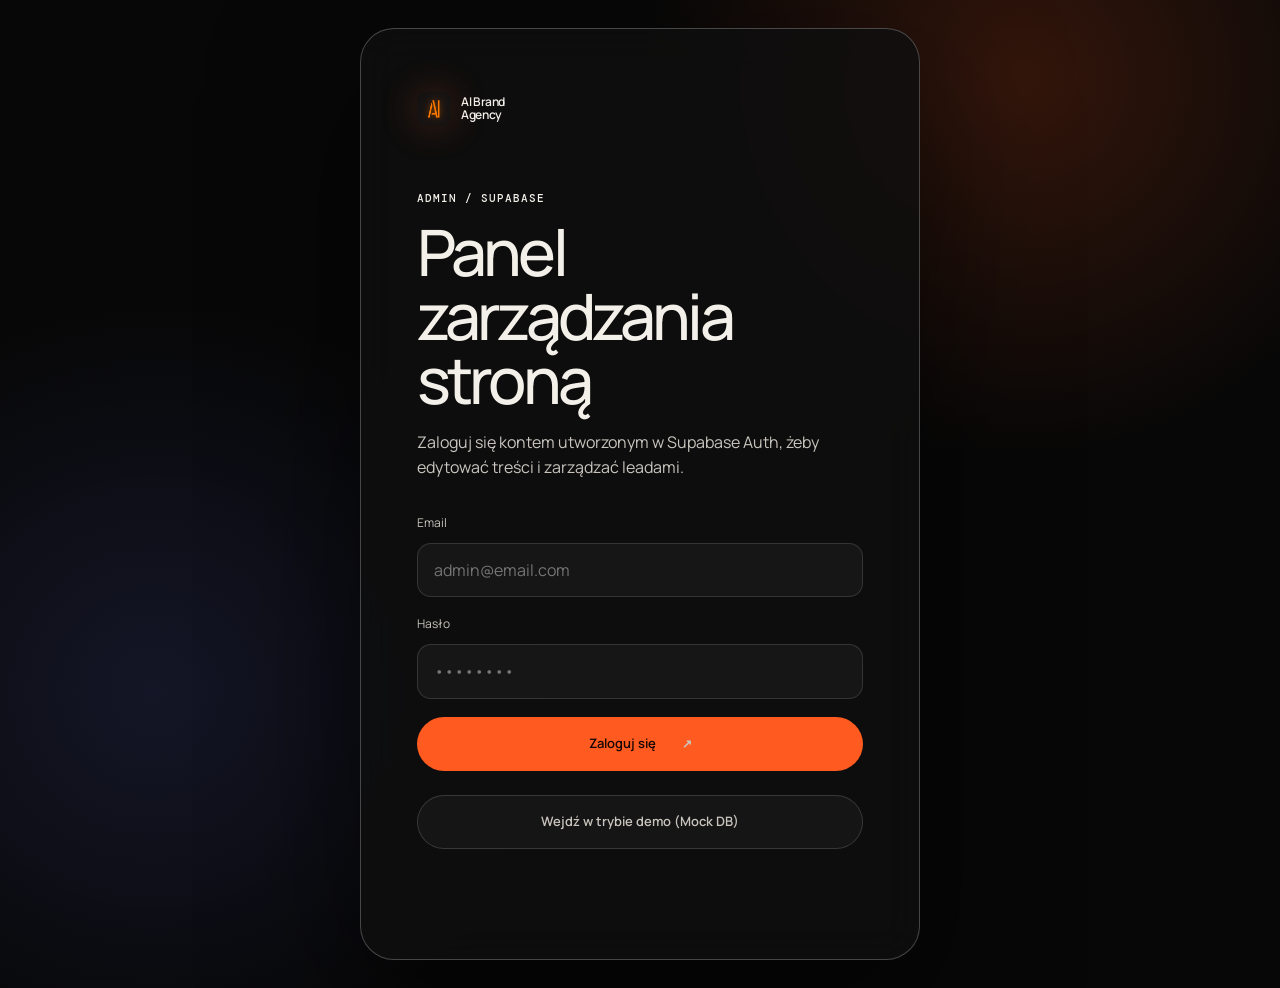
<file: admin.html>
<!doctype html>
<html lang="pl">
  <head>
    <meta charset="UTF-8" />
    <meta name="viewport" content="width=device-width, initial-scale=1" />
    <meta name="robots" content="noindex, nofollow" />
    <meta name="theme-color" content="#070707" />
    <title>Panel admina — AI Brand Agency</title>
    <link rel="icon" type="image/png" href="photo/LOGO pl glow.png" />
    <link rel="apple-touch-icon" href="photo/LOGO pl glow.png" />
    <link rel="preconnect" href="https://fonts.googleapis.com" />
    <link rel="preconnect" href="https://fonts.gstatic.com" crossorigin />
    <link href="https://fonts.googleapis.com/css2?family=DM+Mono:wght@400;500&family=Manrope:wght@400;500;600;700&display=swap" rel="stylesheet" />
    <link rel="stylesheet" href="styles.css" />
    <link rel="stylesheet" href="admin.css" />
    <script src="admin.js" defer></script>
  </head>
  <body class="admin-body">
    <main class="admin-shell">
      <section class="admin-login" data-admin-login>
        <div class="login-card">
          <a class="brand" href="index.html" aria-label="Wróć na stronę główną">
            <img class="brand-logo" src="photo/LOGO pl glow.png" alt="" />
            <span>AI Brand<br />Agency</span>
          </a>
          <p class="section-index">Admin / Supabase</p>
          <h1>Panel zarządzania stroną</h1>
          <p>Zaloguj się kontem utworzonym w Supabase Auth, żeby edytować treści i zarządzać leadami.</p>

          <form class="admin-form" data-login-form>
            <label>
              <span>Email</span>
              <input type="email" name="email" autocomplete="email" required placeholder="admin@email.com" />
            </label>
            <label>
              <span>Hasło</span>
              <input type="password" name="password" autocomplete="current-password" required placeholder="••••••••" />
            </label>
            <button class="button button-accent" type="submit">Zaloguj się <span aria-hidden="true">↗</span></button>
            <button class="button button-ghost demo-login-button" type="button" data-demo-login>Wejdź w trybie demo (Mock DB)</button>
            <p class="admin-status" role="status" data-login-status></p>
          </form>
        </div>
      </section>
    </main>
  </body>
</html>
</file>
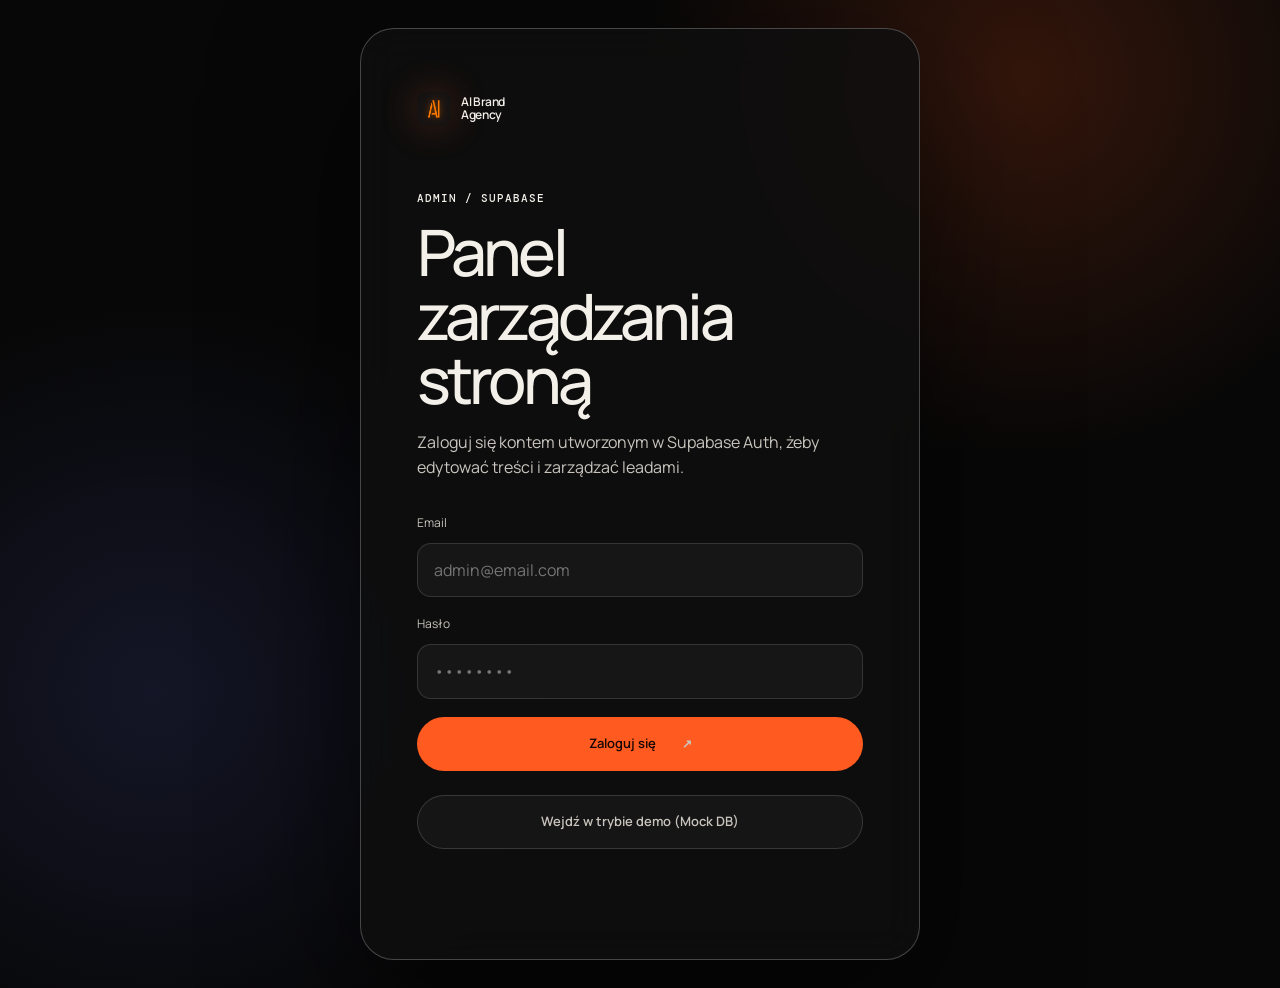
<file: dashboard.html>
<!doctype html>
<html lang="pl">
  <head>
    <meta charset="UTF-8" />
    <meta name="viewport" content="width=device-width, initial-scale=1" />
    <meta name="robots" content="noindex, nofollow" />
    <meta name="theme-color" content="#070707" />
    <title>Panel sterowania — AI Brand Agency</title>
    <link rel="icon" type="image/png" href="photo/LOGO pl glow.png" />
    <link rel="apple-touch-icon" href="photo/LOGO pl glow.png" />
    <link rel="preconnect" href="https://fonts.googleapis.com" />
    <link rel="preconnect" href="https://fonts.gstatic.com" crossorigin />
    <link href="https://fonts.googleapis.com/css2?family=DM+Mono:wght@400;500&family=Manrope:wght@400;500;600;700&display=swap" rel="stylesheet" />
    <link rel="stylesheet" href="styles.css" />
    <link rel="stylesheet" href="admin.css" />
    <script src="dashboard.js" defer></script>
  </head>
  <body class="admin-body">
    <main class="admin-shell">
      <section class="admin-dashboard" data-admin-dashboard>
        <header class="admin-topbar">
          <a class="brand" href="index.html">
            <img class="brand-logo" src="photo/LOGO pl glow.png" alt="" />
            <span>AI Brand<br />Agency</span>
          </a>
          <div>
            <p class="section-index">Panel admina</p>
            <h1>Leady i treści strony</h1>
          </div>
          <button class="button button-light button-small" type="button" data-logout>Wyloguj</button>
        </header>

        <div class="admin-tabs" role="tablist" aria-label="Sekcje panelu">
          <button class="active" type="button" data-tab="leads">Zgłoszenia</button>
          <button type="button" data-tab="content">Treści strony</button>
          <button type="button" data-tab="legal">Polityki prawne</button>
          <a href="index.html" target="_blank" rel="noreferrer">Podgląd strony ↗</a>
        </div>

        <!-- Tab 1: Leads -->
        <section class="admin-panel active" data-panel="leads">
          <div class="panel-heading">
            <div>
              <p class="section-index">01 / Contact requests</p>
              <h2>Zgłoszenia i konwersacje</h2>
            </div>
            <button class="button button-accent" type="button" data-refresh-leads>Odśwież</button>
          </div>
          <div class="cms-editor-grid">
            <div class="leads-list-pane" data-leads-list style="max-height: 600px; overflow-y: auto; display: flex; flex-direction: column; gap: 16px; padding-right: 8px;"></div>
            <div class="leads-chat-pane">
              <div class="preview-panel" id="active-chat-panel">
                <div class="preview-header" style="display:flex; justify-content:space-between; align-items:center;">
                  <div style="display:flex; align-items:center; gap:8px;">
                    <span class="preview-dot" id="chat-client-dot" style="background:#666; box-shadow:none;"></span>
                    <span class="preview-title" id="chat-client-title" style="text-transform:none; letter-spacing:normal; font-weight:600; color:#fff; font-size:13px;">Wybierz klienta z listy po lewej</span>
                  </div>
                  <div id="chat-status-wrapper" style="display:none; align-items:center; gap:6px;">
                    <span style="font-size:10px; color:var(--muted); font-family:'DM Mono';">Status:</span>
                    <select id="chat-status-select" style="font-size:11px; padding:4px 8px; border-radius:6px; background:rgba(0,0,0,0.3); border:1px solid var(--line); color:#fff; width:auto; height:auto; margin:0;">
                      <option value="new">new</option>
                      <option value="contacted">contacted</option>
                      <option value="qualified">qualified</option>
                      <option value="closed">closed</option>
                      <option value="spam">spam</option>
                    </select>
                  </div>
                </div>
                <div id="chat-thread-container" style="display:flex; flex-direction:column; height:450px; background:rgba(0,0,0,0.22); border-radius:12px; border:1px solid var(--line-strong); overflow:hidden;">
                  <div id="chat-messages" style="flex:1; overflow-y:auto; padding:20px; display:flex; flex-direction:column; gap:16px;">
                    <div style="text-align:center; color:var(--muted); font-size:13px; margin-top:140px;">
                      Wybierz klienta z listy po lewej stronie, aby wyświetlić historię konwersacji i odpisać.
                    </div>
                  </div>
                  <div id="chat-input-area" style="padding:16px; border-top:1px solid var(--line-strong); display:none; gap:10px; align-items:center; background:rgba(10,10,10,0.5);">
                    <textarea id="chat-reply-text" placeholder="Napisz odpowiedź do klienta..." rows="2" style="flex:1; background:rgba(0,0,0,0.28); border:1px solid var(--line); border-radius:8px; padding:10px; color:var(--ink); font-size:13px; min-height:52px; resize:none;"></textarea>
                    <button class="button button-accent" id="chat-send-btn" style="min-height:52px; padding:0 20px; font-size:13px;">Wyślij</button>
                  </div>
                </div>
              </div>
            </div>
          </div>
        </section>

        <!-- Tab 2: CMS Content & Colors -->
        <section class="admin-panel" data-panel="content">
          <div class="panel-heading">
            <div>
              <p class="section-index">02 / CMS</p>
              <h2>Edycja tekstów i kolorów</h2>
              <p>Wszystkie zmiany są zapisywane w bazie danych Supabase w czasie rzeczywistym.</p>
            </div>
            <button class="button button-accent" type="button" data-save-content>Zapisz zmiany</button>
          </div>
          
          <div class="cms-layout">
            <nav class="cms-sidebar" data-cms-sidebar>
              <button class="cms-nav-btn active" type="button" data-cms-section="hero">Hero (Nagłówek)</button>
              <button class="cms-nav-btn" type="button" data-cms-section="offer">Co tworzymy (Oferta)</button>
              <button class="cms-nav-btn" type="button" data-cms-section="web">Wizerunek online</button>
              <button class="cms-nav-btn" type="button" data-cms-section="proces">Proces</button>
              <button class="cms-nav-btn" type="button" data-cms-section="extra">Usługi dodatkowe</button>
              <button class="cms-nav-btn" type="button" data-cms-section="worth">Dlaczego warto</button>
              <button class="cms-nav-btn" type="button" data-cms-section="contact">Kontakt</button>
              <button class="cms-nav-btn" type="button" data-cms-section="faq">Najczęstsze pytania</button>
              <button class="cms-nav-btn" type="button" data-cms-section="navigation">Nawigacja i stopka</button>
              <button class="cms-nav-btn" type="button" data-cms-section="theme">Ustawienia kolorów</button>
            </nav>
            
            <div class="cms-editor-grid">
              <div class="cms-fields-pane">
                <div class="content-editor" data-content-editor></div>
              </div>
              
              <!-- Realtime Block Preview Sidebar -->
              <div class="cms-preview-pane">
                <div class="preview-panel">
                  <div class="preview-header">
                    <span class="preview-dot"></span>
                    <span class="preview-title">Podgląd w czasie rzeczywistym</span>
                  </div>
                  <div class="preview-viewport-wrapper">
                    <div class="preview-viewport" data-cms-preview-viewport>
                      <!-- Preview HTML dynamically updated by JS -->
                    </div>
                  </div>
                </div>
              </div>
            </div>
          </div>

          <details class="json-editor">
            <summary>Zaawansowane: pełny JSON treści</summary>
            <textarea data-content-json rows="14"></textarea>
          </details>
          <p class="admin-status" role="status" data-content-status></p>
        </section>

        <!-- Tab 3: Legal Pages Editing -->
        <section class="admin-panel" data-panel="legal">
          <div class="panel-heading">
            <div>
              <p class="section-index">03 / Legal CMS</p>
              <h2>Edycja polityk prawnych</h2>
              <p>Zmień treść Polityki Prywatności lub Cookies. Zostaną zaktualizowane na stronie bez ponownego wdrażania kodu.</p>
            </div>
            <button class="button button-accent" type="button" data-save-legal>Zapisz dokumenty</button>
          </div>
          
          <div class="legal-editor-grid">
            <div class="editor-field wide">
              <span>Treść Polityki Prywatności (Format HTML/Tekst)</span>
              <textarea id="legal-privacy-input" rows="22" placeholder="Wpisz treść polityki prywatności..."></textarea>
            </div>
            <div class="editor-field wide">
              <span>Treść Polityki Cookies (Format HTML/Tekst)</span>
              <textarea id="legal-cookies-input" rows="22" placeholder="Wpisz treść polityki cookies..."></textarea>
            </div>
          </div>
          <p class="admin-status" role="status" data-legal-status></p>
        </section>
      </section>
    </main>
  </body>
</html>
</file>
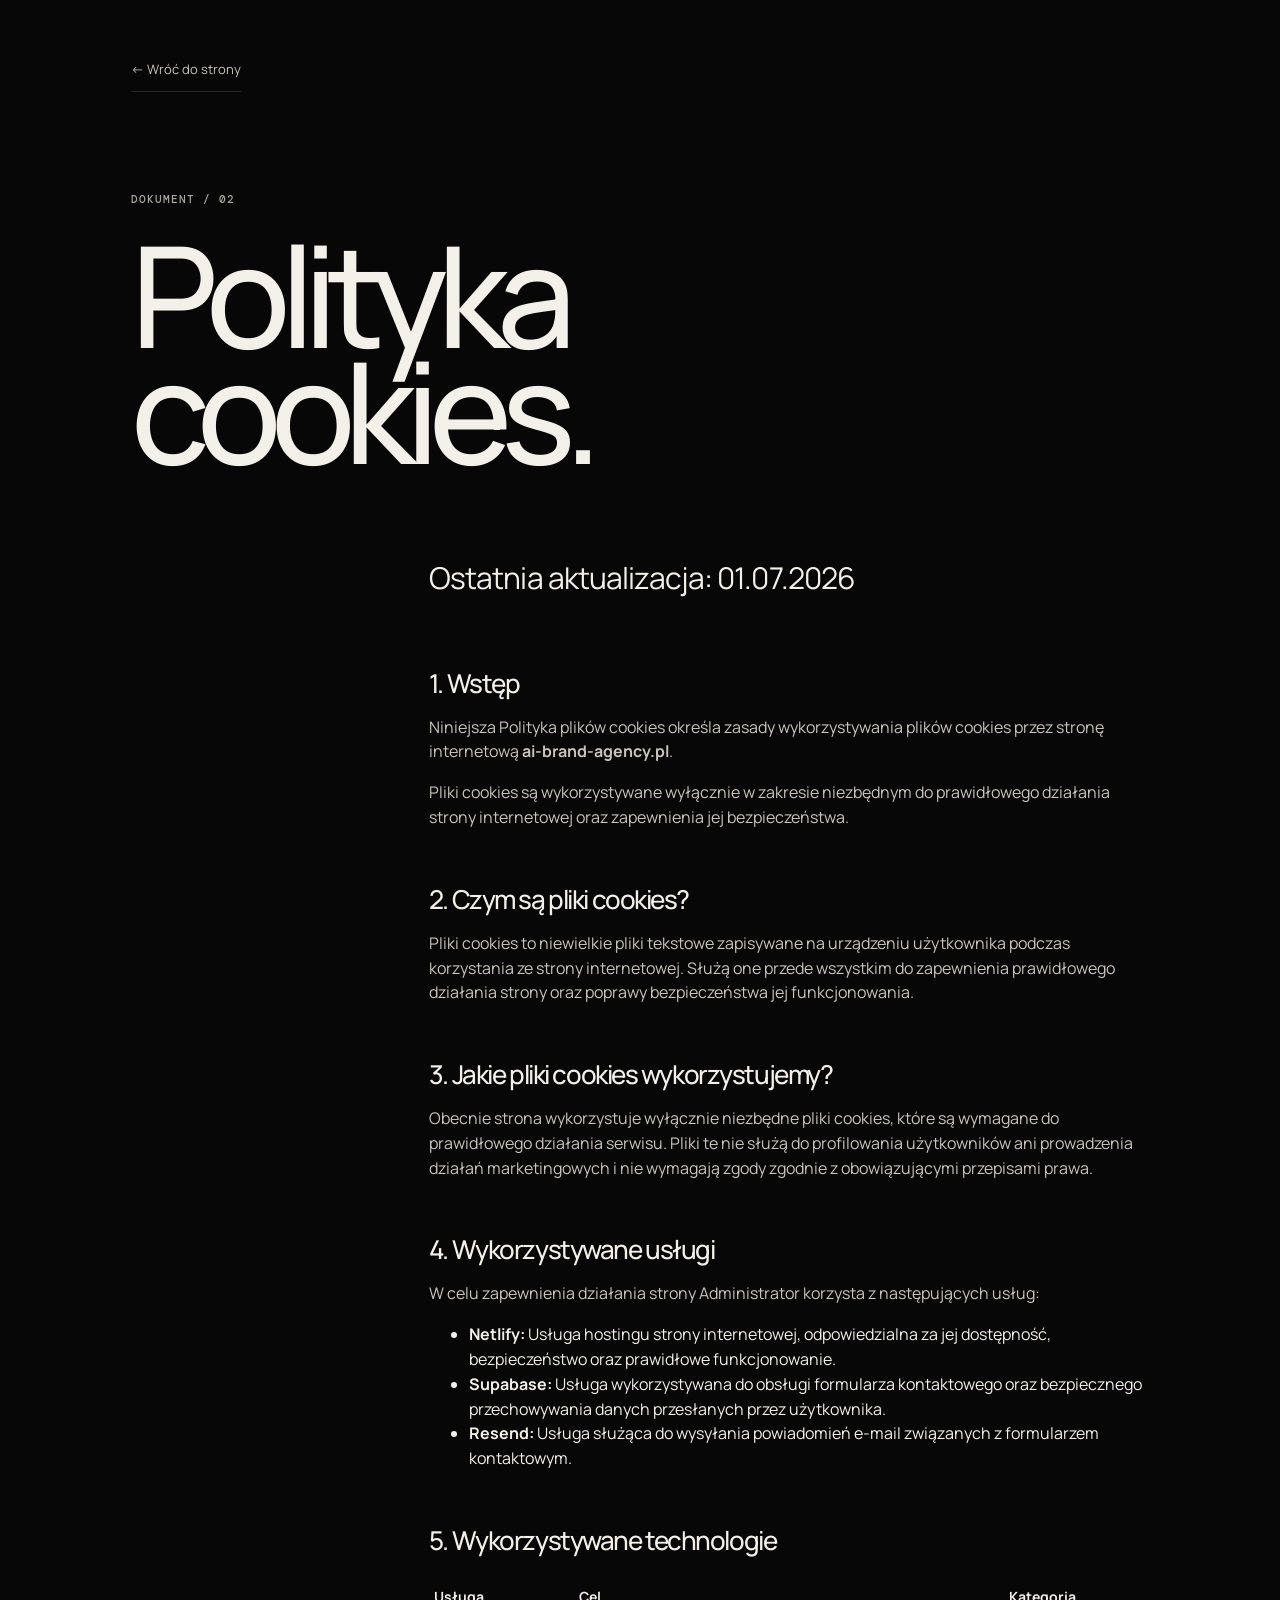
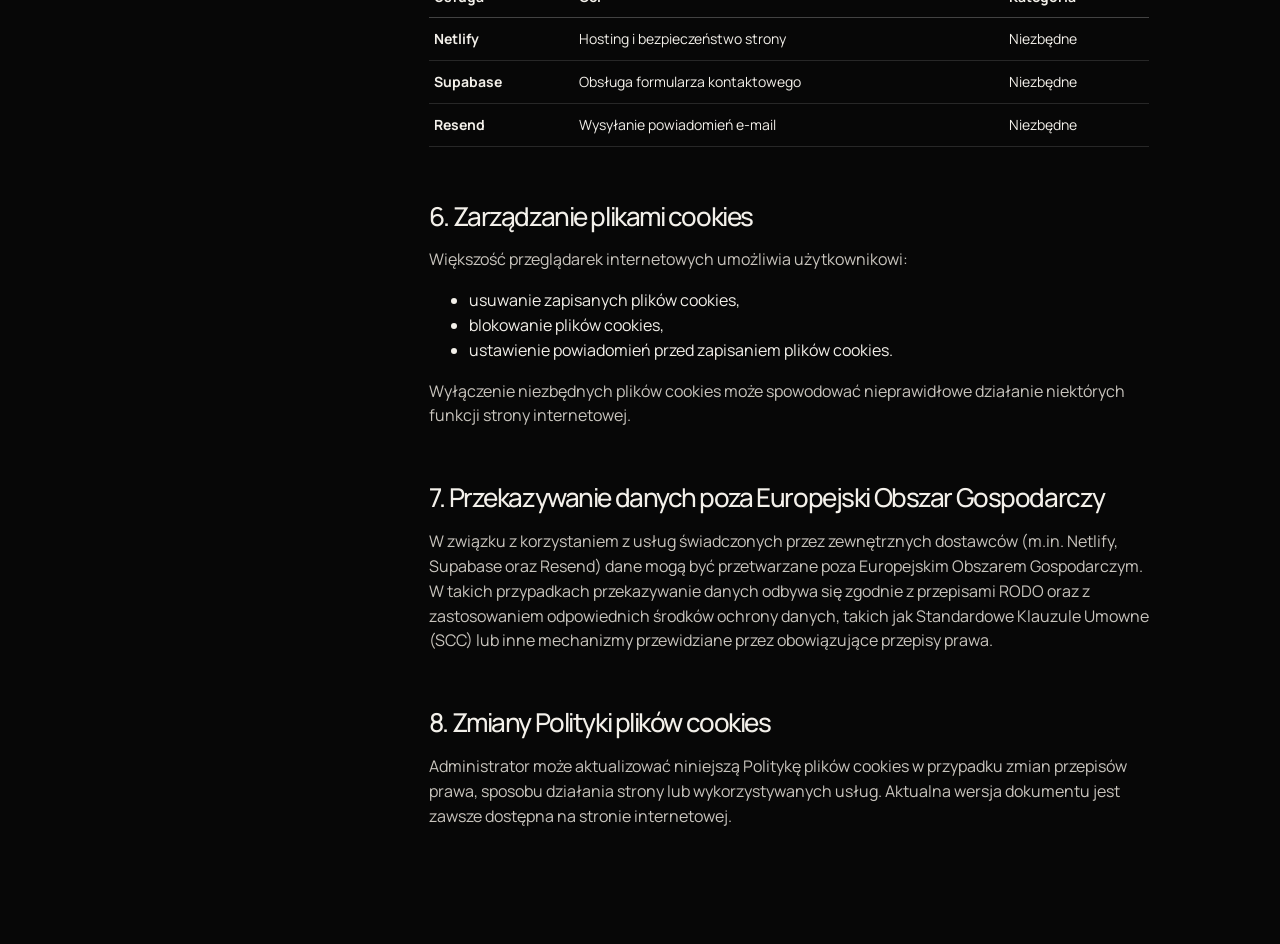
<file: polityka-cookies.html>
<!doctype html>
<html lang="pl">
  <head>
    <meta charset="UTF-8" />
    <meta name="viewport" content="width=device-width, initial-scale=1" />
    <meta name="theme-color" content="#070707" />
    <title>Polityka cookies — AI Brand Agency</title>
    <link rel="preconnect" href="https://fonts.googleapis.com" />
    <link rel="preconnect" href="https://fonts.gstatic.com" crossorigin />
    <link href="https://fonts.googleapis.com/css2?family=DM+Mono:wght@400;500&family=Manrope:wght@400;500;600&display=swap" rel="stylesheet" />
    <link rel="stylesheet" href="styles.css" />
    <link rel="stylesheet" href="legal.css" />
  </head>
  <body>
    <main class="legal-page">
      <a class="legal-back" href="index.html">← Wróć do strony</a>
      <p class="section-index">Dokument / 02</p>
      <h1>Polityka<br />cookies.</h1>
      <div class="legal-copy" id="cookies-content">
        <p class="legal-lead">Ostatnia aktualizacja: 01.07.2026</p>
        
        <h2>1. Wstęp</h2>
        <p>Niniejsza Polityka plików cookies określa zasady wykorzystywania plików cookies przez stronę internetową <strong>ai-brand-agency.pl</strong>.</p>
        <p>Pliki cookies są wykorzystywane wyłącznie w zakresie niezbędnym do prawidłowego działania strony internetowej oraz zapewnienia jej bezpieczeństwa.</p>
        
        <h2>2. Czym są pliki cookies?</h2>
        <p>Pliki cookies to niewielkie pliki tekstowe zapisywane na urządzeniu użytkownika podczas korzystania ze strony internetowej. Służą one przede wszystkim do zapewnienia prawidłowego działania strony oraz poprawy bezpieczeństwa jej funkcjonowania.</p>
        
        <h2>3. Jakie pliki cookies wykorzystujemy?</h2>
        <p>Obecnie strona wykorzystuje wyłącznie niezbędne pliki cookies, które są wymagane do prawidłowego działania serwisu. Pliki te nie służą do profilowania użytkowników ani prowadzenia działań marketingowych i nie wymagają zgody zgodnie z obowiązującymi przepisami prawa.</p>
        
        <h2>4. Wykorzystywane usługi</h2>
        <p>W celu zapewnienia działania strony Administrator korzysta z następujących usług:</p>
        <ul>
          <li><strong>Netlify:</strong> Usługa hostingu strony internetowej, odpowiedzialna za jej dostępność, bezpieczeństwo oraz prawidłowe funkcjonowanie.</li>
          <li><strong>Supabase:</strong> Usługa wykorzystywana do obsługi formularza kontaktowego oraz bezpiecznego przechowywania danych przesłanych przez użytkownika.</li>
          <li><strong>Resend:</strong> Usługa służąca do wysyłania powiadomień e-mail związanych z formularzem kontaktowym.</li>
        </ul>
        
        <h2>5. Wykorzystywane technologie</h2>
        <table style="width:100%; border-collapse:collapse; margin-top:20px; margin-bottom:20px; font-size:14px; text-align:left;">
          <thead>
            <tr style="border-bottom:1px solid var(--line-strong);">
              <th style="padding:10px 5px;">Usługa</th>
              <th style="padding:10px 5px;">Cel</th>
              <th style="padding:10px 5px;">Kategoria</th>
            </tr>
          </thead>
          <tbody>
            <tr style="border-bottom:1px solid var(--line);">
              <td style="padding:10px 5px;"><strong>Netlify</strong></td>
              <td style="padding:10px 5px;">Hosting i bezpieczeństwo strony</td>
              <td style="padding:10px 5px;">Niezbędne</td>
            </tr>
            <tr style="border-bottom:1px solid var(--line);">
              <td style="padding:10px 5px;"><strong>Supabase</strong></td>
              <td style="padding:10px 5px;">Obsługa formularza kontaktowego</td>
              <td style="padding:10px 5px;">Niezbędne</td>
            </tr>
            <tr style="border-bottom:1px solid var(--line);">
              <td style="padding:10px 5px;"><strong>Resend</strong></td>
              <td style="padding:10px 5px;">Wysyłanie powiadomień e-mail</td>
              <td style="padding:10px 5px;">Niezbędne</td>
            </tr>
          </tbody>
        </table>
        
        <h2>6. Zarządzanie plikami cookies</h2>
        <p>Większość przeglądarek internetowych umożliwia użytkownikowi:</p>
        <ul>
          <li>usuwanie zapisanych plików cookies,</li>
          <li>blokowanie plików cookies,</li>
          <li>ustawienie powiadomień przed zapisaniem plików cookies.</li>
        </ul>
        <p>Wyłączenie niezbędnych plików cookies może spowodować nieprawidłowe działanie niektórych funkcji strony internetowej.</p>
        
        <h2>7. Przekazywanie danych poza Europejski Obszar Gospodarczy</h2>
        <p>W związku z korzystaniem z usług świadczonych przez zewnętrznych dostawców (m.in. Netlify, Supabase oraz Resend) dane mogą być przetwarzane poza Europejskim Obszarem Gospodarczym. W takich przypadkach przekazywanie danych odbywa się zgodnie z przepisami RODO oraz z zastosowaniem odpowiednich środków ochrony danych, takich jak Standardowe Klauzule Umowne (SCC) lub inne mechanizmy przewidziane przez obowiązujące przepisy prawa.</p>
        
        <h2>8. Zmiany Polityki plików cookies</h2>
        <p>Administrator może aktualizować niniejszą Politykę plików cookies w przypadku zmian przepisów prawa, sposobu działania strony lub wykorzystywanych usług. Aktualna wersja dokumentu jest zawsze dostępna na stronie internetowej.</p>
      </div>
    </main>
    <script>
      const loadLegalContent = async () => {
        let content = null;
        const localOverride = localStorage.getItem('aiba_mock_content');
        if (localOverride) {
          try { content = JSON.parse(localOverride); } catch {}
        }
        if (!content) {
          try {
            const response = await fetch('https://igtjpyyxfwyezyvchxfk.supabase.co/rest/v1/site_content?id=eq.homepage&select=content', {
              headers: {
                apikey: 'sb_publishable_y4HM1wIINVGRjMZrjmrjOA_iIsilUr2',
                Authorization: 'Bearer sb_publishable_y4HM1wIINVGRjMZrjmrjOA_iIsilUr2'
              }
            });
            if (response.ok) {
              const [row] = await response.json();
              content = row?.content;
            }
          } catch (e) {
            console.warn('Failed to load legal content:', e);
          }
        }
        if (content) {
          if (content.theme) {
            const accent = content.theme.accent || '#FF5A1F';
            const bg = content.theme.bg || '#070707';
            const styleTag = document.createElement('style');
            styleTag.innerHTML = `
              :root {
                --accent: ${accent} !important;
                --bg: ${bg} !important;
              }
            `;
            document.head.appendChild(styleTag);
          }
          if (content.legal && content.legal.cookies && content.legal.cookies.trim()) {
            const text = content.legal.cookies;
            if (text.includes('<p>') || text.includes('<h2>') || text.includes('<br>')) {
              document.getElementById('cookies-content').innerHTML = text;
            } else {
              document.getElementById('cookies-content').innerHTML = text.replace(/\n/g, '<br />');
            }
          }
        }
      };
      loadLegalContent();
    </script>
  </body>
</html>
</file>
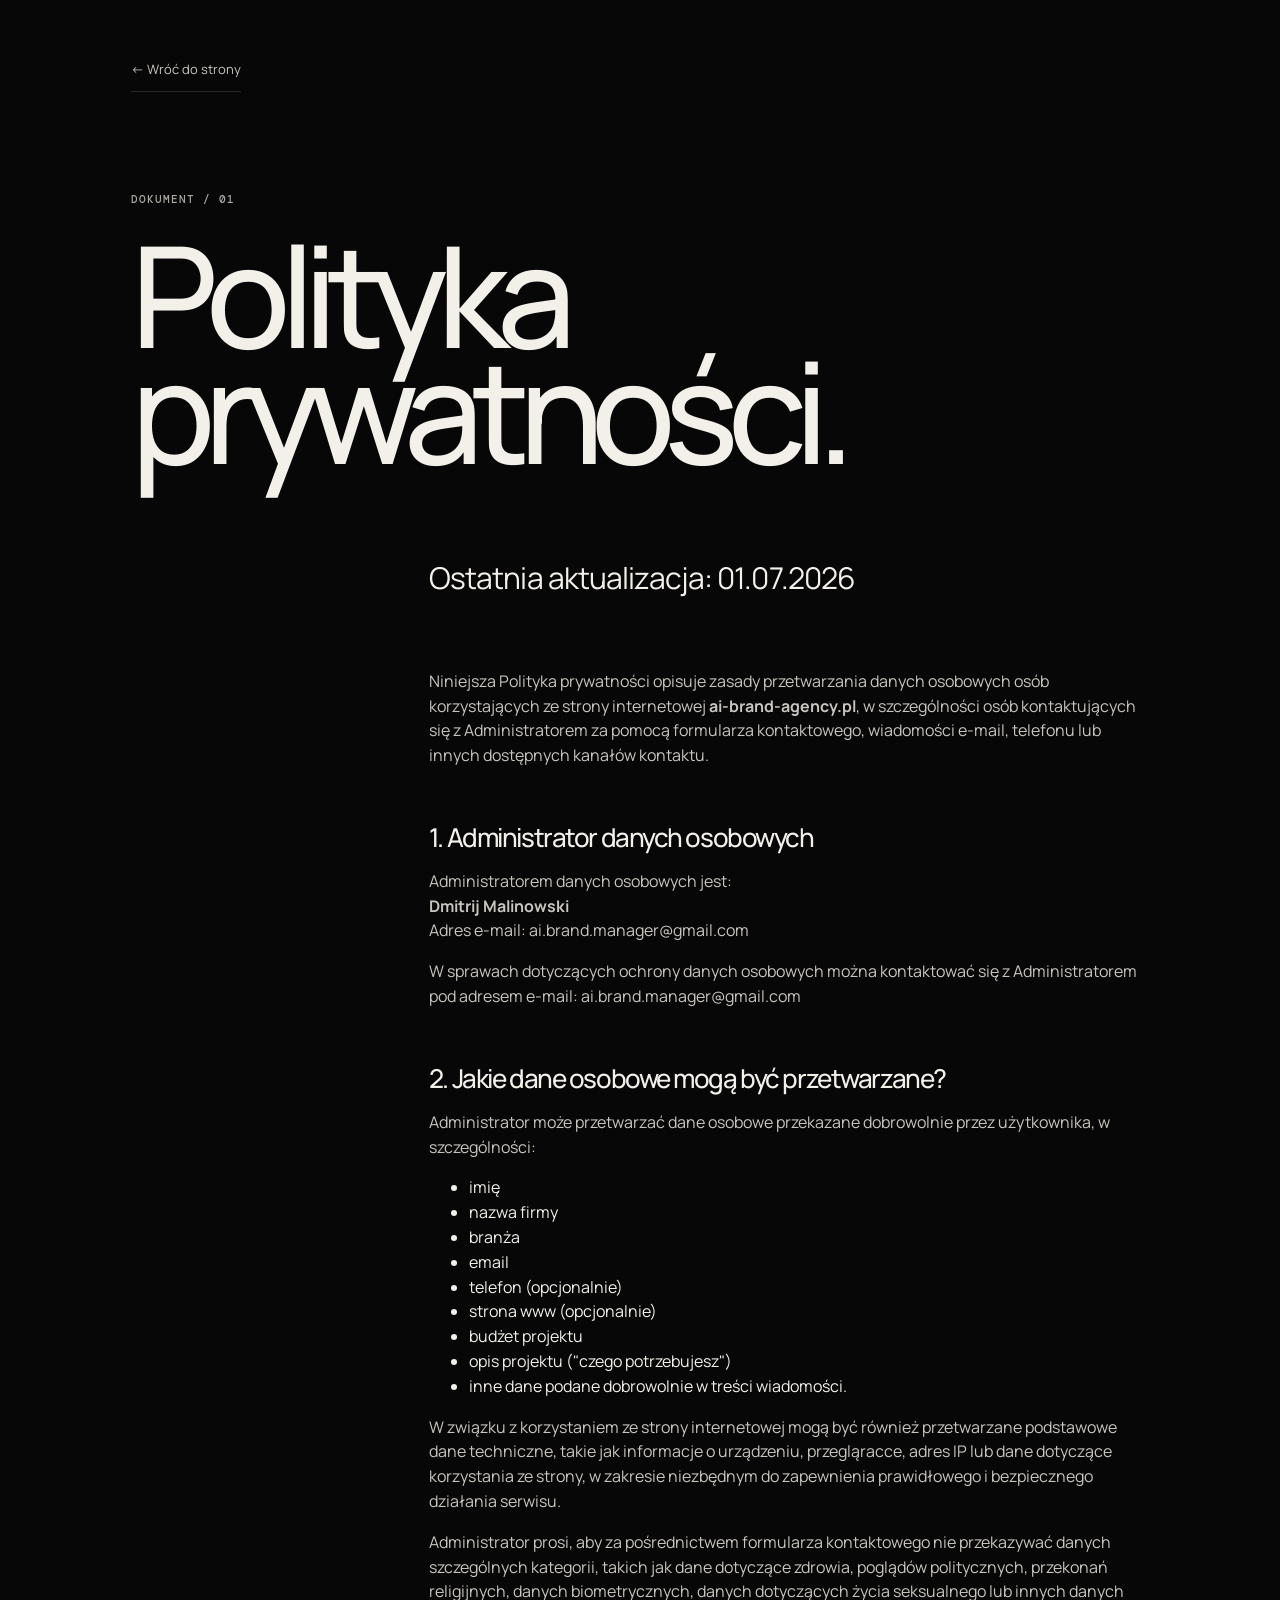
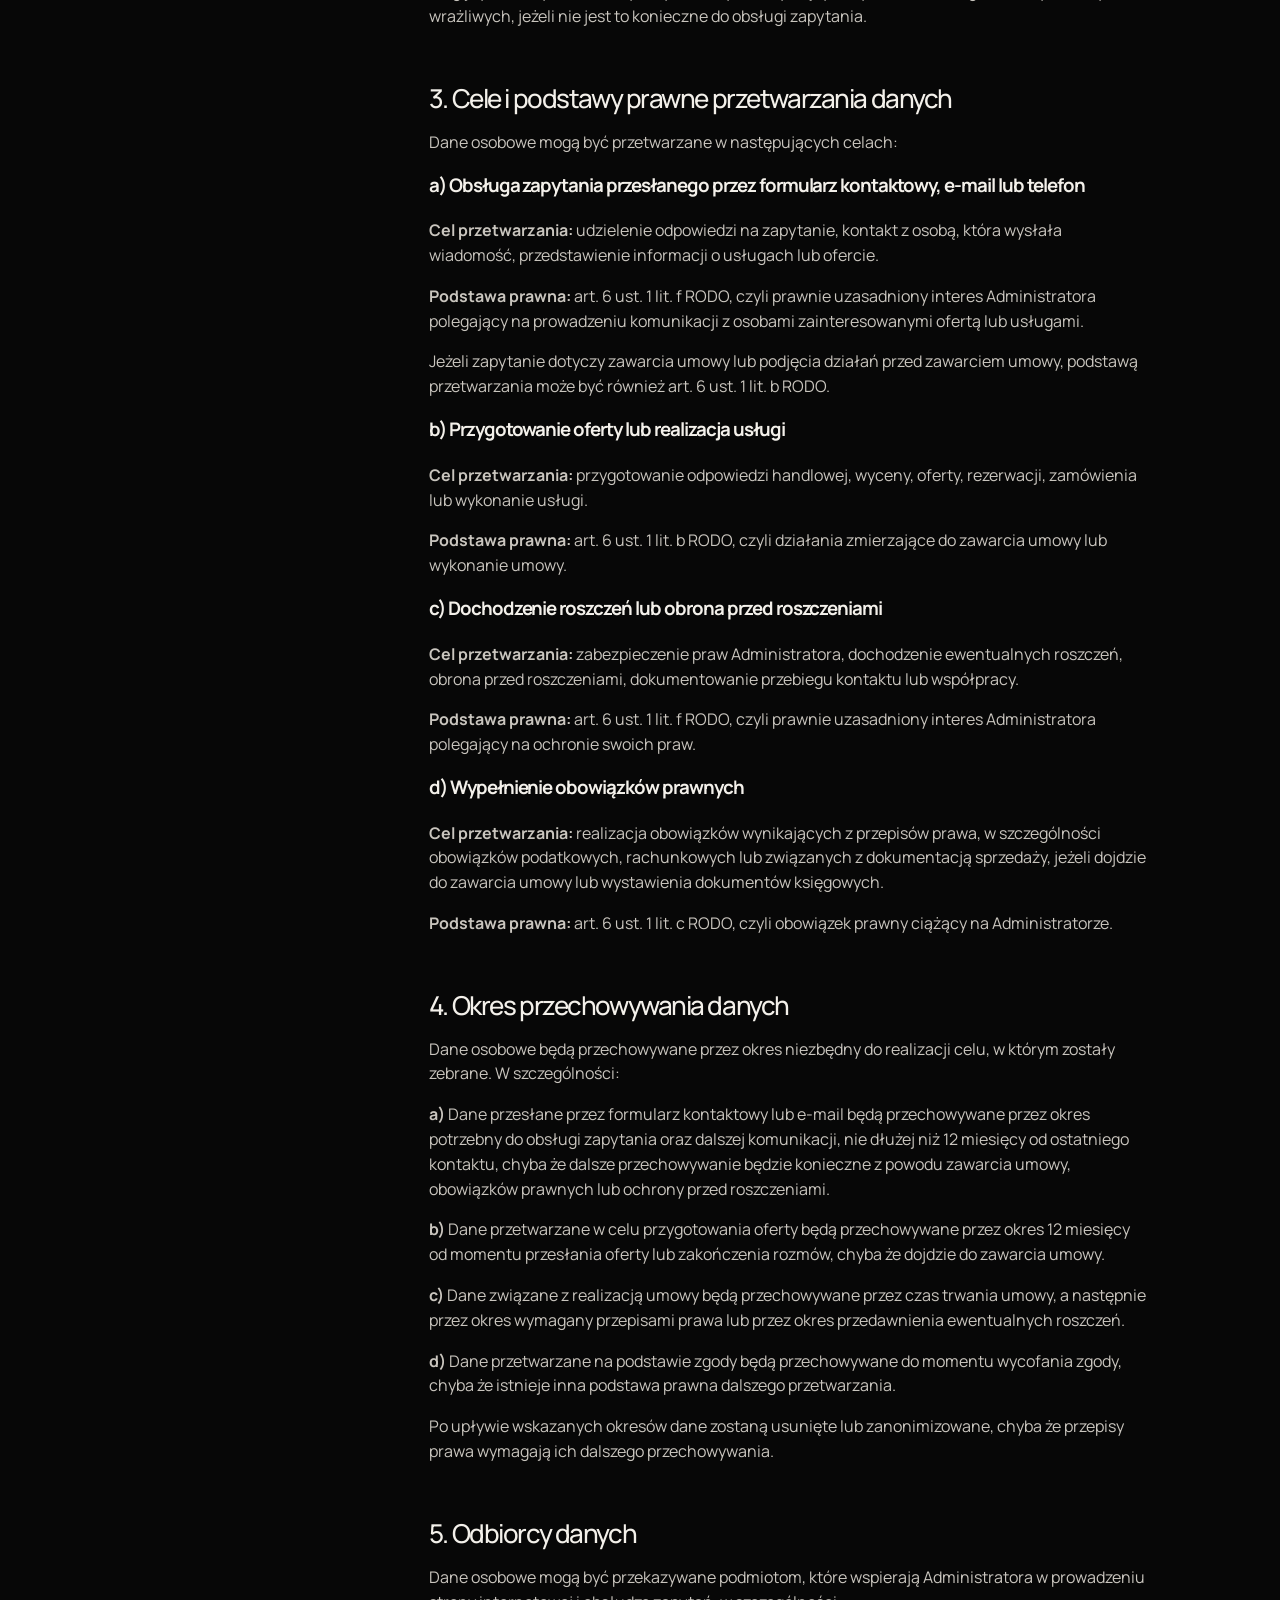
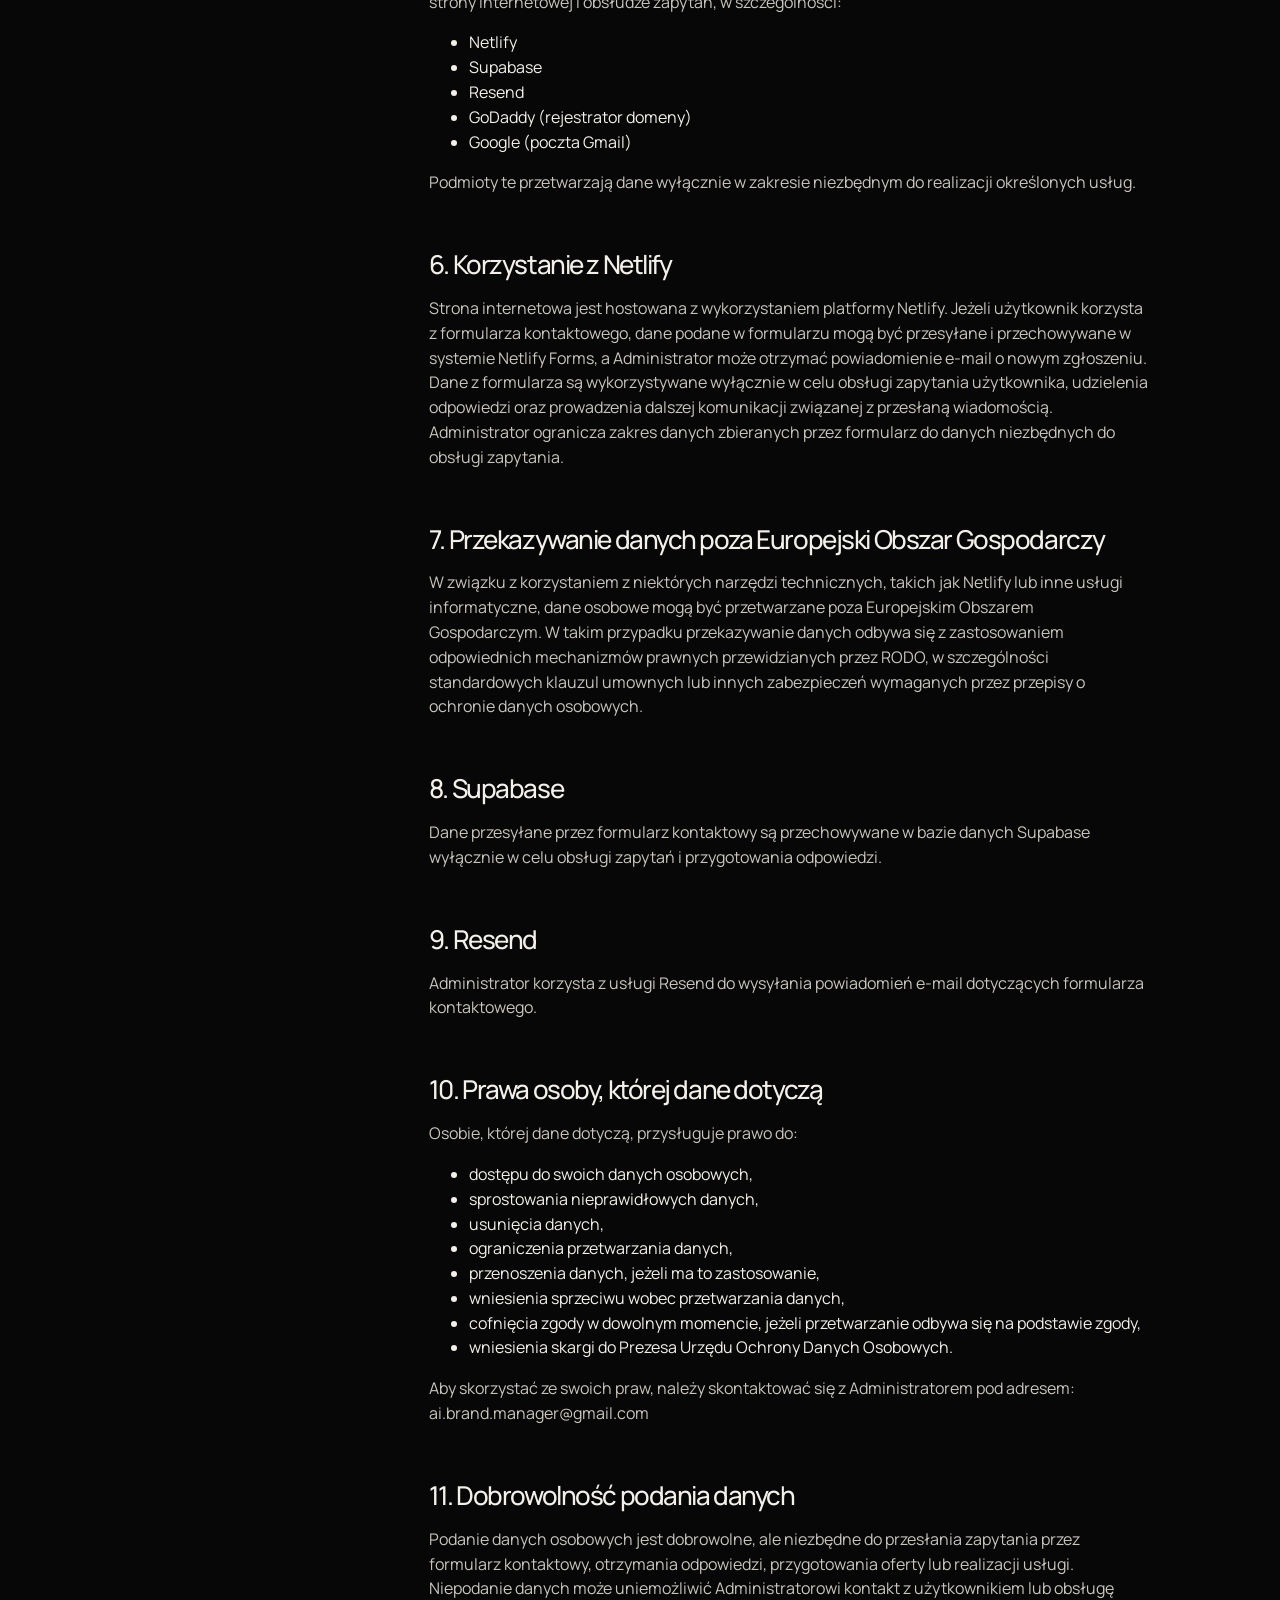
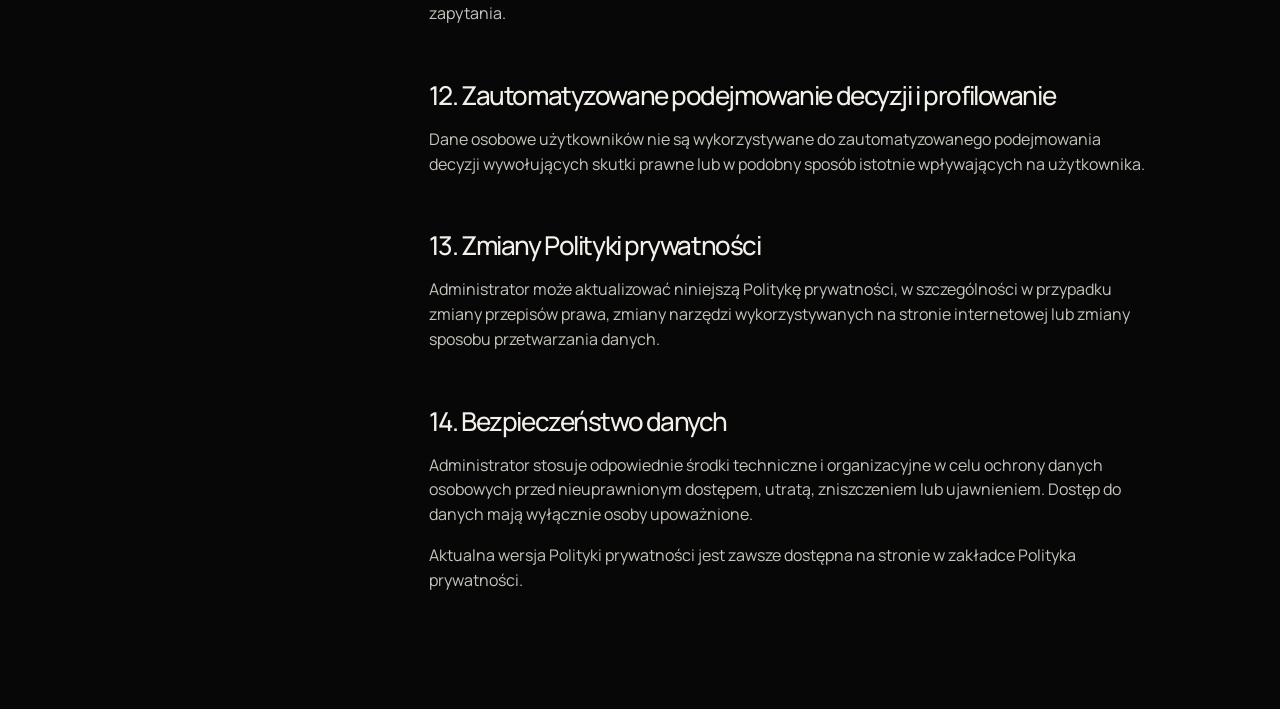
<file: polityka-prywatnosci.html>
<!doctype html>
<html lang="pl">
  <head>
    <meta charset="UTF-8" />
    <meta name="viewport" content="width=device-width, initial-scale=1" />
    <meta name="theme-color" content="#070707" />
    <title>Polityka prywatności — AI Brand Agency</title>
    <link rel="preconnect" href="https://fonts.googleapis.com" />
    <link rel="preconnect" href="https://fonts.gstatic.com" crossorigin />
    <link href="https://fonts.googleapis.com/css2?family=DM+Mono:wght@400;500&family=Manrope:wght@400;500;600&display=swap" rel="stylesheet" />
    <link rel="stylesheet" href="styles.css" />
    <link rel="stylesheet" href="legal.css" />
  </head>
  <body>
    <main class="legal-page">
      <a class="legal-back" href="index.html">← Wróć do strony</a>
      <p class="section-index">Dokument / 01</p>
      <h1>Polityka<br />prywatności.</h1>
      <div class="legal-copy" id="privacy-content">
        <p class="legal-lead">Ostatnia aktualizacja: 01.07.2026</p>
        
        <p>Niniejsza Polityka prywatności opisuje zasady przetwarzania danych osobowych osób korzystających ze strony internetowej <strong>ai-brand-agency.pl</strong>, w szczególności osób kontaktujących się z Administratorem za pomocą formularza kontaktowego, wiadomości e-mail, telefonu lub innych dostępnych kanałów kontaktu.</p>
        
        <h2>1. Administrator danych osobowych</h2>
        <p>Administratorem danych osobowych jest:<br>
        <strong>Dmitrij Malinowski</strong><br>
        Adres e-mail: <a href="mailto:ai.brand.manager@gmail.com">ai.brand.manager@gmail.com</a></p>
        <p>W sprawach dotyczących ochrony danych osobowych można kontaktować się z Administratorem pod adresem e-mail: <a href="mailto:ai.brand.manager@gmail.com">ai.brand.manager@gmail.com</a></p>
        
        <h2>2. Jakie dane osobowe mogą być przetwarzane?</h2>
        <p>Administrator może przetwarzać dane osobowe przekazane dobrowolnie przez użytkownika, w szczególności:</p>
        <ul>
          <li>imię</li>
          <li>nazwa firmy</li>
          <li>branża</li>
          <li>email</li>
          <li>telefon (opcjonalnie)</li>
          <li>strona www (opcjonalnie)</li>
          <li>budżet projektu</li>
          <li>opis projektu ("czego potrzebujesz")</li>
          <li>inne dane podane dobrowolnie w treści wiadomości.</li>
        </ul>
        <p>W związku z korzystaniem ze strony internetowej mogą być również przetwarzane podstawowe dane techniczne, takie jak informacje o urządzeniu, przegląracce, adres IP lub dane dotyczące korzystania ze strony, w zakresie niezbędnym do zapewnienia prawidłowego i bezpiecznego działania serwisu.</p>
        <p>Administrator prosi, aby za pośrednictwem formularza kontaktowego nie przekazywać danych szczególnych kategorii, takich jak dane dotyczące zdrowia, poglądów politycznych, przekonań religijnych, danych biometrycznych, danych dotyczących życia seksualnego lub innych danych wrażliwych, jeżeli nie jest to konieczne do obsługi zapytania.</p>
        
        <h2>3. Cele i podstawy prawne przetwarzania danych</h2>
        <p>Dane osobowe mogą być przetwarzane w następujących celach:</p>
        
        <h3>a) Obsługa zapytania przesłanego przez formularz kontaktowy, e-mail lub telefon</h3>
        <p><strong>Cel przetwarzania:</strong> udzielenie odpowiedzi na zapytanie, kontakt z osobą, która wysłała wiadomość, przedstawienie informacji o usługach lub ofercie.</p>
        <p><strong>Podstawa prawna:</strong> art. 6 ust. 1 lit. f RODO, czyli prawnie uzasadniony interes Administratora polegający na prowadzeniu komunikacji z osobami zainteresowanymi ofertą lub usługami.</p>
        <p>Jeżeli zapytanie dotyczy zawarcia umowy lub podjęcia działań przed zawarciem umowy, podstawą przetwarzania może być również art. 6 ust. 1 lit. b RODO.</p>
        
        <h3>b) Przygotowanie oferty lub realizacja usługi</h3>
        <p><strong>Cel przetwarzania:</strong> przygotowanie odpowiedzi handlowej, wyceny, oferty, rezerwacji, zamówienia lub wykonanie usługi.</p>
        <p><strong>Podstawa prawna:</strong> art. 6 ust. 1 lit. b RODO, czyli działania zmierzające do zawarcia umowy lub wykonanie umowy.</p>
        
        <h3>c) Dochodzenie roszczeń lub obrona przed roszczeniami</h3>
        <p><strong>Cel przetwarzania:</strong> zabezpieczenie praw Administratora, dochodzenie ewentualnych roszczeń, obrona przed roszczeniami, dokumentowanie przebiegu kontaktu lub współpracy.</p>
        <p><strong>Podstawa prawna:</strong> art. 6 ust. 1 lit. f RODO, czyli prawnie uzasadniony interes Administratora polegający na ochronie swoich praw.</p>
        
        <h3>d) Wypełnienie obowiązków prawnych</h3>
        <p><strong>Cel przetwarzania:</strong> realizacja obowiązków wynikających z przepisów prawa, w szczególności obowiązków podatkowych, rachunkowych lub związanych z dokumentacją sprzedaży, jeżeli dojdzie do zawarcia umowy lub wystawienia dokumentów księgowych.</p>
        <p><strong>Podstawa prawna:</strong> art. 6 ust. 1 lit. c RODO, czyli obowiązek prawny ciążący na Administratorze.</p>
        
        <h2>4. Okres przechowywania danych</h2>
        <p>Dane osobowe będą przechowywane przez okres niezbędny do realizacji celu, w którym zostały zebrane. W szczególności:</p>
        <p><strong>a)</strong> Dane przesłane przez formularz kontaktowy lub e-mail będą przechowywane przez okres potrzebny do obsługi zapytania oraz dalszej komunikacji, nie dłużej niż 12 miesięcy od ostatniego kontaktu, chyba że dalsze przechowywanie będzie konieczne z powodu zawarcia umowy, obowiązków prawnych lub ochrony przed roszczeniami.</p>
        <p><strong>b)</strong> Dane przetwarzane w celu przygotowania oferty będą przechowywane przez okres 12 miesięcy od momentu przesłania oferty lub zakończenia rozmów, chyba że dojdzie do zawarcia umowy.</p>
        <p><strong>c)</strong> Dane związane z realizacją umowy będą przechowywane przez czas trwania umowy, a następnie przez okres wymagany przepisami prawa lub przez okres przedawnienia ewentualnych roszczeń.</p>
        <p><strong>d)</strong> Dane przetwarzane na podstawie zgody będą przechowywane do momentu wycofania zgody, chyba że istnieje inna podstawa prawna dalszego przetwarzania.</p>
        <p>Po upływie wskazanych okresów dane zostaną usunięte lub zanonimizowane, chyba że przepisy prawa wymagają ich dalszego przechowywania.</p>
        
        <h2>5. Odbiorcy danych</h2>
        <p>Dane osobowe mogą być przekazywane podmiotom, które wspierają Administratora w prowadzeniu strony internetowej i obsłudze zapytań, w szczególności:</p>
        <ul>
          <li>Netlify</li>
          <li>Supabase</li>
          <li>Resend</li>
          <li>GoDaddy (rejestrator domeny)</li>
          <li>Google (poczta Gmail)</li>
        </ul>
        <p>Podmioty te przetwarzają dane wyłącznie w zakresie niezbędnym do realizacji określonych usług.</p>
        
        <h2>6. Korzystanie z Netlify</h2>
        <p>Strona internetowa jest hostowana z wykorzystaniem platformy Netlify. Jeżeli użytkownik korzysta z formularza kontaktowego, dane podane w formularzu mogą być przesyłane i przechowywane w systemie Netlify Forms, a Administrator może otrzymać powiadomienie e-mail o nowym zgłoszeniu. Dane z formularza są wykorzystywane wyłącznie w celu obsługi zapytania użytkownika, udzielenia odpowiedzi oraz prowadzenia dalszej komunikacji związanej z przesłaną wiadomością. Administrator ogranicza zakres danych zbieranych przez formularz do danych niezbędnych do obsługi zapytania.</p>
        
        <h2>7. Przekazywanie danych poza Europejski Obszar Gospodarczy</h2>
        <p>W związku z korzystaniem z niektórych narzędzi technicznych, takich jak Netlify lub inne usługi informatyczne, dane osobowe mogą być przetwarzane poza Europejskim Obszarem Gospodarczym. W takim przypadku przekazywanie danych odbywa się z zastosowaniem odpowiednich mechanizmów prawnych przewidzianych przez RODO, w szczególności standardowych klauzul umownych lub innych zabezpieczeń wymaganych przez przepisy o ochronie danych osobowych.</p>
        
        <h2>8. Supabase</h2>
        <p>Dane przesyłane przez formularz kontaktowy są przechowywane w bazie danych Supabase wyłącznie w celu obsługi zapytań i przygotowania odpowiedzi.</p>
        
        <h2>9. Resend</h2>
        <p>Administrator korzysta z usługi Resend do wysyłania powiadomień e-mail dotyczących formularza kontaktowego.</p>
        
        <h2>10. Prawa osoby, której dane dotyczą</h2>
        <p>Osobie, której dane dotyczą, przysługuje prawo do:</p>
        <ul>
          <li>dostępu do swoich danych osobowych,</li>
          <li>sprostowania nieprawidłowych danych,</li>
          <li>usunięcia danych,</li>
          <li>ograniczenia przetwarzania danych,</li>
          <li>przenoszenia danych, jeżeli ma to zastosowanie,</li>
          <li>wniesienia sprzeciwu wobec przetwarzania danych,</li>
          <li>cofnięcia zgody w dowolnym momencie, jeżeli przetwarzanie odbywa się na podstawie zgody,</li>
          <li>wniesienia skargi do Prezesa Urzędu Ochrony Danych Osobowych.</li>
        </ul>
        <p>Aby skorzystać ze swoich praw, należy skontaktować się z Administratorem pod adresem: <a href="mailto:ai.brand.manager@gmail.com">ai.brand.manager@gmail.com</a></p>
        
        <h2>11. Dobrowolność podania danych</h2>
        <p>Podanie danych osobowych jest dobrowolne, ale niezbędne do przesłania zapytania przez formularz kontaktowy, otrzymania odpowiedzi, przygotowania oferty lub realizacji usługi. Niepodanie danych może uniemożliwić Administratorowi kontakt z użytkownikiem lub obsługę zapytania.</p>
        
        <h2>12. Zautomatyzowane podejmowanie decyzji i profilowanie</h2>
        <p>Dane osobowe użytkowników nie są wykorzystywane do zautomatyzowanego podejmowania decyzji wywołujących skutki prawne lub w podobny sposób istotnie wpływających na użytkownika.</p>
        
        <h2>13. Zmiany Polityki prywatności</h2>
        <p>Administrator może aktualizować niniejszą Politykę prywatności, w szczególności w przypadku zmiany przepisów prawa, zmiany narzędzi wykorzystywanych na stronie internetowej lub zmiany sposobu przetwarzania danych.</p>
        
        <h2>14. Bezpieczeństwo danych</h2>
        <p>Administrator stosuje odpowiednie środki techniczne i organizacyjne w celu ochrony danych osobowych przed nieuprawnionym dostępem, utratą, zniszczeniem lub ujawnieniem. Dostęp do danych mają wyłącznie osoby upoważnione.</p>
        
        <p>Aktualna wersja Polityki prywatności jest zawsze dostępna na stronie w zakładce Polityka prywatności.</p>
      </div>
    </main>
    <script>
      const loadLegalContent = async () => {
        let content = null;
        const localOverride = localStorage.getItem('aiba_mock_content');
        if (localOverride) {
          try { content = JSON.parse(localOverride); } catch {}
        }
        if (!content) {
          try {
            const response = await fetch('https://igtjpyyxfwyezyvchxfk.supabase.co/rest/v1/site_content?id=eq.homepage&select=content', {
              headers: {
                apikey: 'sb_publishable_y4HM1wIINVGRjMZrjmrjOA_iIsilUr2',
                Authorization: 'Bearer sb_publishable_y4HM1wIINVGRjMZrjmrjOA_iIsilUr2'
              }
            });
            if (response.ok) {
              const [row] = await response.json();
              content = row?.content;
            }
          } catch (e) {
            console.warn('Failed to load legal content:', e);
          }
        }
        if (content) {
          if (content.theme) {
            const accent = content.theme.accent || '#FF5A1F';
            const bg = content.theme.bg || '#070707';
            const styleTag = document.createElement('style');
            styleTag.innerHTML = `
              :root {
                --accent: ${accent} !important;
                --bg: ${bg} !important;
              }
            `;
            document.head.appendChild(styleTag);
          }
          if (content.legal && content.legal.privacy && content.legal.privacy.trim()) {
            const text = content.legal.privacy;
            if (text.includes('<p>') || text.includes('<h2>') || text.includes('<br>')) {
              document.getElementById('privacy-content').innerHTML = text;
            } else {
              document.getElementById('privacy-content').innerHTML = text.replace(/\n/g, '<br />');
            }
          }
        }
      };
      loadLegalContent();
    </script>
  </body>
</html>
</file>
<file: styles.css>
:root {
  --bg: #070707;
  --bg-soft: #0d0d0d;
  --surface: #121212;
  --surface-2: #181818;
  --ink: #f3f0ea;
  --muted: #aaa7a1;
  --muted-strong: #c9c5be;
  --line: rgba(255, 255, 255, 0.13);
  --line-strong: rgba(255, 255, 255, 0.24);
  --accent: #ff5a1f;
  --accent-light: #ff9b76;
  --dark-on-accent: #170704;
  --blue: #6b7cff;
  --max-width: 1440px;
  --gutter: clamp(20px, 4vw, 68px);
  --section-space: clamp(96px, 11vw, 180px);
  --radius-sm: 14px;
  --radius-md: 22px;
  --radius-lg: 34px;
  --ease: cubic-bezier(0.22, 1, 0.36, 1);
}

*,
*::before,
*::after { box-sizing: border-box; }

html { scroll-behavior: auto; scroll-padding-top: 88px; }

body {
  margin: 0;
  color: var(--ink);
  background: var(--bg);
  font-family: "Manrope", sans-serif;
  font-size: 16px;
  line-height: 1.55;
  overflow-x: clip;
  text-rendering: optimizeLegibility;
}

body.nav-lock { overflow: hidden; }

button,
input,
textarea { font: inherit; }

a { color: inherit; text-decoration: none; }

button,
a { -webkit-tap-highlight-color: transparent; }

button { cursor: pointer; }

:focus-visible { outline: 2px solid var(--accent-light); outline-offset: 4px; }

::selection { color: var(--dark-on-accent); background: var(--accent); }

.skip-link {
  position: fixed;
  top: 12px;
  left: 12px;
  z-index: 100;
  padding: 10px 16px;
  color: #111;
  background: #fff;
  transform: translateY(-160%);
  transition: transform 180ms ease;
}

.skip-link:focus { transform: translateY(0); }

.container { width: min(100%, var(--max-width)); margin: 0 auto; padding-inline: var(--gutter); }

.section { position: relative; padding-block: var(--section-space); }

.section-index,
.eyebrow,
.card-kicker,
.stage-label,
.visual-card > span,
.mockup-top,
.video-note,
.industry-center i {
  font-family: "DM Mono", monospace;
  font-size: 11px;
  font-weight: 500;
  line-height: 1.4;
  letter-spacing: 0.09em;
  text-transform: uppercase;
}

h1,
h2,
h3,
p { margin-top: 0; }

h1,
h2,
h3 { letter-spacing: -0.055em; }

h2 {
  margin-bottom: 0;
  font-size: clamp(38px, 4.9vw, 78px);
  font-weight: 500;
  line-height: 1.02;
}

h2 span,
h2 em { color: var(--muted); font-style: normal; font-weight: 400; }

.site-header {
  position: fixed;
  inset: 0 0 auto;
  z-index: 50;
  border-bottom: 1px solid rgba(255, 255, 255, 0.05);
  background: rgba(7, 7, 7, 0.4);
  backdrop-filter: blur(12px);
  transition: background 240ms ease, border-color 240ms ease;
}

.site-header.scrolled,
.site-header.menu-open {
  background: rgba(7, 7, 7, 0.86);
  border-color: var(--line);
  backdrop-filter: blur(12px);
}

.header-inner { display: flex; align-items: center; justify-content: space-between; min-height: 82px; gap: 24px; }

.brand { display: inline-flex; align-items: center; gap: 11px; min-height: 48px; font-size: 12px; font-weight: 600; line-height: 1.05; letter-spacing: -0.03em; }

.brand-mark { width: 31px; height: 31px; fill: none; stroke: currentColor; stroke-width: 1.2; }

.desktop-nav { display: flex; align-items: center; gap: clamp(18px, 2.5vw, 38px); }

.desktop-nav a { position: relative; min-height: 44px; display: grid; place-items: center; color: var(--muted-strong); font-size: 13px; transition: color 180ms ease; }

.desktop-nav a::after { content: ""; position: absolute; bottom: 7px; left: 50%; width: 4px; height: 4px; border-radius: 50%; background: var(--accent); opacity: 0; transform: translate(-50%, 3px); transition: opacity 180ms ease, transform 180ms ease; }

.desktop-nav a:hover,
.desktop-nav a.active { color: var(--ink); }

.desktop-nav a.active::after { opacity: 1; transform: translate(-50%, 0); }

.button {
  display: inline-flex;
  align-items: center;
  justify-content: center;
  gap: 26px;
  min-height: 54px;
  padding: 0 22px;
  border: 1px solid transparent;
  border-radius: 100px;
  font-size: 13px;
  font-weight: 600;
  line-height: 1;
  transition: background 220ms ease, color 220ms ease, border-color 220ms ease, transform 220ms var(--ease);
}

.button:hover { transform: translateY(-2px); }
.button:active { transform: translateY(0); }
.button-small { min-height: 45px; padding-inline: 18px 10px; gap: 15px; }
.button-arrow { width: 28px; height: 28px; display: grid; place-items: center; color: #fff; background: #111; border-radius: 50%; }
.button-light { color: #111; background: var(--ink); }
.button-light:hover { background: #fff; }
.button-accent { color: var(--dark-on-accent); background: var(--accent); }
.button-accent:hover { background: #ffffff; color: #101010; }
.button-accent span { font-size: 18px; }

.menu-toggle { display: none; width: 48px; height: 48px; border: 1px solid var(--line); border-radius: 50%; background: transparent; }
.menu-toggle span { display: block; width: 18px; height: 1px; margin: 5px auto; background: currentColor; transition: transform 220ms ease; }
.menu-open .menu-toggle span:first-child { transform: translateY(3px) rotate(45deg); }
.menu-open .menu-toggle span:last-child { transform: translateY(-3px) rotate(-45deg); }

.mobile-nav { display: none; }

.hero { position: relative; min-height: 100svh; padding: 152px 0 46px; isolation: isolate; overflow: hidden; }

.hero::after { content: ""; position: absolute; inset: auto 0 0; z-index: -1; height: 220px; background: linear-gradient(transparent, var(--bg)); }

.hero-grid { position: absolute; inset: 0; z-index: -3; opacity: 0.4; background-image: linear-gradient(var(--line) 1px, transparent 1px), linear-gradient(90deg, var(--line) 1px, transparent 1px); background-size: 12.5vw 100%, 100% 100%; mask-image: linear-gradient(to bottom, black, transparent 90%); }

.hero-glow { position: absolute; z-index: -2; width: 48vw; aspect-ratio: 1; border-radius: 50%; filter: blur(110px); opacity: 0.16; }
.hero-glow-one { top: 8%; right: -15%; background: var(--accent); }
.hero-glow-two { bottom: -25%; left: 20%; background: var(--blue); }

.hero-content { display: grid; grid-template-columns: minmax(0, 1.05fr) minmax(430px, 0.95fr); gap: clamp(40px, 6vw, 100px); align-items: start; }

.hero-copy { padding-top: 16px; }
.eyebrow { display: flex; align-items: center; gap: 10px; margin-bottom: 42px; color: var(--muted-strong); }
.eyebrow span { width: 6px; height: 6px; background: var(--accent); border-radius: 50%; box-shadow: 0 0 16px var(--accent); }

.hero h1 { max-width: 980px; margin: 0 0 42px; font-size: clamp(48px, 5.45vw, 88px); font-weight: 500; line-height: 0.96; }
.hero h1 em { color: var(--accent); font-family: Georgia, serif; font-weight: 400; letter-spacing: -0.07em; }

.hero-bottom { display: grid; grid-template-columns: minmax(220px, 0.76fr) 1fr; gap: 28px; align-items: end; }
.hero-bottom > p { max-width: 465px; margin: 0; color: var(--muted-strong); font-size: clamp(15px, 1.1vw, 17px); }
.hero-actions { display: flex; flex-direction: column; align-items: flex-start; gap: 16px; }

.text-link { display: inline-flex; align-items: center; gap: 16px; min-height: 44px; font-size: 13px; border-bottom: 1px solid var(--line-strong); transition: color 180ms ease, border-color 180ms ease; }
.text-link:hover { color: var(--accent-light); border-color: var(--accent); }

.hero-stage { position: relative; min-height: 645px; margin-top: -28px; border: 1px solid var(--line); border-radius: 120px 20px 120px 20px; background: linear-gradient(145deg, rgba(255,255,255,.055), rgba(255,255,255,.01)); overflow: hidden; box-shadow: inset 0 0 90px rgba(255,255,255,.025), 0 35px 120px rgba(0,0,0,.55); }
.stage-label { position: absolute; top: 30px; left: 34px; z-index: 4; display: flex; align-items: center; gap: 10px; color: var(--muted); }
.stage-label span { color: var(--ink); }
.stage-media { position: absolute; inset: 0; perspective: 1100px; background: radial-gradient(circle at 50% 42%, rgba(255, 91, 31, .16), transparent 35%), linear-gradient(145deg, #090909, #121212 60%, #080808); }
.stage-media::after { content: ""; position: absolute; inset: 0; pointer-events: none; opacity: 0.12; background-image: url("data:image/svg+xml,%3Csvg viewBox='0 0 140 140' xmlns='http://www.w3.org/2000/svg'%3E%3Cfilter id='n'%3E%3CfeTurbulence type='fractalNoise' baseFrequency='.9' numOctaves='3' stitchTiles='stitch'/%3E%3C/filter%3E%3Crect width='100%25' height='100%25' filter='url(%23n)' opacity='.4'/%3E%3C/svg%3E"); mix-blend-mode: soft-light; }

.chrome-object { position: absolute; top: 82px; left: 22%; width: 58%; aspect-ratio: 1; filter: drop-shadow(0 26px 30px rgba(0,0,0,.6)); animation: hover-object 7s var(--ease) infinite alternate; }
.chrome-core { position: absolute; inset: 19%; border-radius: 42% 58% 65% 35% / 38% 36% 64% 62%; background: radial-gradient(circle at 32% 22%, #fff 0 3%, #928b85 5%, #1d1d1e 17%, #050505 33%, #92877e 48%, #ff7649 51%, #161617 57%, #767581 70%, #050505 82%); box-shadow: inset 15px 15px 30px rgba(255,255,255,.25), inset -24px -24px 38px rgba(0,0,0,.8); transform: rotate(-18deg); }
.chrome-ring { position: absolute; inset: 13%; border: 24px solid rgba(255,255,255,.2); border-top-color: #fff; border-right-color: #382b2b; border-bottom-color: #ff6936; border-radius: 48% 52% 38% 62% / 58% 35% 65% 42%; mix-blend-mode: screen; transform: rotate(24deg); }
.chrome-ring-b { inset: 8% 24%; border-width: 10px; opacity: .42; filter: blur(1px); transform: rotate(73deg); }

@keyframes hover-object { to { transform: translate3d(0, -14px, 0) rotate(3deg); } }

.site-mockup { position: absolute; z-index: 3; overflow: hidden; border: 1px solid rgba(255,255,255,.26); background: #ece8e0; box-shadow: 0 26px 65px rgba(0,0,0,.65); }
.desktop-mockup { top: 235px; left: 5%; width: 70%; aspect-ratio: 1.45; border-radius: 9px; transform: rotateY(9deg) rotateX(3deg) rotate(-3deg); }
.mockup-top { height: 23px; display: flex; align-items: center; gap: 5px; padding-inline: 9px; color: #777; background: #dedbd5; }
.mockup-top span { width: 5px; height: 5px; background: #aaa; border-radius: 50%; }
.mockup-top b { margin-left: auto; font-size: 5px; font-weight: 500; }
.mockup-page { position: relative; height: calc(100% - 23px); padding: 17px; color: #151515; background: #e9e5dd; }
.mockup-nav { display: flex; align-items: center; gap: 10px; font-size: 5px; }
.mockup-nav b { margin-right: auto; font-size: 7px; }
.mockup-nav i { width: 22px; height: 2px; background: #aaa; }
.mockup-title { position: relative; z-index: 2; margin-top: 23px; font-size: clamp(24px, 3.1vw, 49px); line-height: .82; letter-spacing: -.09em; }
.mockup-visual { position: absolute; right: 0; bottom: 0; width: 53%; height: 72%; background: linear-gradient(135deg, transparent 0 16%, #3f322d 16% 17%, transparent 17%), radial-gradient(ellipse at 55% 55%, #f7bba6 0 4%, #b64b2d 5% 17%, #241b1a 18% 25%, #050505 26% 42%, transparent 43%), linear-gradient(145deg, #aa5b44, #1d1919 58%, #040404); clip-path: polygon(20% 0,100% 0,100% 100%,0 100%); }
.mockup-visual span { position: absolute; right: 9px; bottom: 8px; color: #fff; font-size: 5px; letter-spacing: .1em; }

.mobile-mockup { right: 4%; bottom: 34px; width: 31%; aspect-ratio: .52; border-radius: 24px; transform: rotateY(-10deg) rotate(4deg); }
.mobile-island { position: absolute; z-index: 2; top: 7px; left: 50%; width: 36%; height: 10px; border-radius: 10px; background: #060606; transform: translateX(-50%); }
.mobile-page { height: 100%; padding: 28px 11px 12px; color: #111; background: #eeeae4; }
.mobile-page b { font-family: "DM Mono"; font-size: 6px; }
.mobile-art { width: 100%; aspect-ratio: .83; margin: 10px 0 13px; background: radial-gradient(circle at 40% 38%, #ff875f 0 4%, #742911 5% 18%, transparent 19%), linear-gradient(150deg, #201615, #d65b34 50%, #111); border-radius: 55% 45% 8px 8px; }
.mobile-page strong { display: block; font-size: 12px; line-height: 1.03; letter-spacing: -.05em; }
.mobile-page > span { display: block; margin-top: 12px; font-family: "DM Mono"; font-size: 4px; text-transform: uppercase; }

.micro-card { position: absolute; z-index: 5; border: 1px solid var(--line-strong); color: var(--ink); background: rgba(10,10,10,.82); backdrop-filter: blur(14px); box-shadow: 0 18px 40px rgba(0,0,0,.42); }
.micro-card-top { top: 107px; right: 6%; display: flex; align-items: center; gap: 8px; padding: 11px 14px; border-radius: 100px; font-family: "DM Mono"; font-size: 7px; letter-spacing: .05em; text-transform: uppercase; }
.status-dot { width: 6px; height: 6px; border-radius: 50%; background: #8cff8c; box-shadow: 0 0 12px #8cff8c; }
.micro-card-bottom { left: 7%; bottom: 42px; display: flex; align-items: center; gap: 12px; padding: 10px 14px 10px 10px; border-radius: 12px; }
.micro-card-bottom > span { width: 27px; height: 27px; display: grid; place-items: center; color: #111; background: var(--ink); border-radius: 50%; font-size: 12px; }
.micro-card-bottom b { font-size: 8px; line-height: 1.2; letter-spacing: -.02em; }
.video-note { position: absolute; z-index: 5; left: 34px; right: 34px; bottom: 17px; display: grid; grid-template-columns: auto 1fr auto; align-items: center; gap: 12px; color: var(--muted); }
.video-note b { color: var(--ink); font-weight: 500; }
.play-icon { width: 29px; height: 29px; border: 1px solid var(--line-strong); border-radius: 50%; }
.play-icon::after { content: ""; display: block; margin: 9px 0 0 11px; border-left: 7px solid var(--ink); border-top: 5px solid transparent; border-bottom: 5px solid transparent; }

.hero-proof { grid-column: 1 / -1; display: grid; grid-template-columns: repeat(4, 1fr); margin: 44px 0 0; padding: 0; list-style: none; border-top: 1px solid var(--line); }
.hero-proof li { display: flex; align-items: center; gap: 14px; min-height: 74px; color: var(--muted-strong); font-size: 12px; border-right: 1px solid var(--line); }
.hero-proof li:last-child { border-right: 0; }
.hero-proof span { color: var(--accent); font-family: "DM Mono"; font-size: 10px; }

.section-heading { display: grid; grid-template-columns: 1fr 3fr; gap: 30px; margin-bottom: clamp(52px, 7vw, 100px); }
.section-heading .section-index { padding-top: 13px; color: var(--muted); }
.section-heading > div { display: grid; grid-template-columns: 2fr 1fr; gap: 48px; align-items: end; }
.section-heading p:last-child { max-width: 390px; margin: 0 0 5px; color: var(--muted-strong); }

.services { background: var(--bg-soft); }
.service-grid { display: grid; grid-template-columns: 1.35fr .65fr .65fr; grid-template-rows: auto auto; gap: 12px; }
.service-card { position: relative; min-height: 380px; display: flex; flex-direction: column; padding: 22px; border: 1px solid var(--line); border-radius: var(--radius-sm); background: #101010; overflow: hidden; transition: border-color 220ms ease, background 220ms ease, transform 260ms var(--ease); }
.service-card::before,
.benefit-card::before,
.visual-card::before {
  content: "";
  position: absolute;
  inset: 0;
  pointer-events: none;
  opacity: 0;
  background: radial-gradient(280px circle at var(--mx, 50%) var(--my, 50%), rgba(255, 90, 31, .18), transparent 42%);
  transition: opacity 220ms ease;
}
.service-card:hover::before,
.benefit-card:hover::before,
.visual-card:hover::before { opacity: 1; }
.service-card:hover { border-color: var(--line-strong); background: #141414; }
.service-featured { grid-row: 1 / 3; min-height: 772px; padding: 0; background: var(--ink); color: #111; }
.card-number { position: absolute; top: 18px; left: 18px; z-index: 3; width: 29px; height: 29px; display: grid; place-items: center; border: 1px solid currentColor; border-radius: 50%; font-family: "DM Mono"; font-size: 8px; opacity: .7; }
.service-preview { flex: 1; display: grid; place-items: center; min-height: 460px; background: radial-gradient(circle at 65% 35%, rgba(255,90,31,.22), transparent 30%), #dcd8d0; overflow: hidden; }
.preview-browser { width: 80%; aspect-ratio: 1.18; border: 1px solid #888; border-radius: 8px; background: #090909; box-shadow: 0 35px 75px rgba(0,0,0,.35); transform: rotate(-4deg); transition: transform 500ms var(--ease), box-shadow 500ms var(--ease); }
.v2-service-card:hover .preview-browser { transform: rotate(0deg) scale(1.04); box-shadow: 0 45px 85px rgba(0,0,0,.45); }
.preview-bar { height: 22px; display: flex; align-items: center; gap: 4px; padding: 0 8px; background: #242424; }
.preview-bar span { width: 5px; height: 5px; border-radius: 50%; background: #777; }
.preview-site { position: relative; height: calc(100% - 22px); padding: 12%; color: var(--ink); overflow: hidden; background: linear-gradient(145deg, #0b0b0b, #151515); }
.preview-site::after { content: ""; position: absolute; width: 57%; aspect-ratio: 1; right: -5%; bottom: -11%; background: radial-gradient(circle at 35% 30%, #ffb28f, #ff5a1f 9%, #37140a 28%, #080808 55%, #b74e2c 72%, #070707 75%); border-radius: 46% 54% 60% 40%; transform: rotate(20deg); }
.preview-site small { font-family: "DM Mono"; font-size: 6px; }
.preview-site strong { position: relative; z-index: 2; display: block; margin-top: 20%; font-size: clamp(22px, 3.4vw, 54px); line-height: .92; letter-spacing: -.07em; }
.preview-site i { position: absolute; left: 12%; bottom: 11%; width: 24%; height: 3px; background: var(--accent); }
.service-copy { position: relative; z-index: 2; margin-top: auto; }
.service-featured .service-copy { padding: 30px; min-height: 255px; }
.service-copy h3 { margin: 0 0 13px; font-size: clamp(25px, 2.3vw, 38px); font-weight: 500; line-height: 1.05; }
.service-copy p { max-width: 530px; margin-bottom: 0; color: var(--muted); font-size: 14px; }
.service-featured .service-copy p { color: #57544f; }
.card-kicker { margin-bottom: 13px !important; color: #777 !important; }
.circle-link { position: absolute; right: 0; bottom: 0; width: 50px; height: 50px; display: grid; place-items: center; border-radius: 50%; color: var(--ink); background: #111; font-size: 20px; transition: transform 220ms var(--ease), background 220ms ease; }
.circle-link:hover { transform: rotate(45deg); background: var(--accent); }
.service-card:not(.service-featured) .service-copy { padding-top: 18px; }
.service-card:not(.service-featured) .service-copy h3 { font-size: 25px; }
.mini-visual { flex: 1; min-height: 210px; margin: -22px -22px 10px; position: relative; overflow: hidden; }
.landing-visual { display: flex; align-items: end; padding: 20px; background: linear-gradient(145deg, #173bff, #070b39); }
.landing-visual::before { content: ""; position: absolute; width: 180px; aspect-ratio: 1; top: -30px; right: -40px; border: 1px solid rgba(255,255,255,.55); border-radius: 50%; box-shadow: -28px 28px 0 -1px #173bff, -28px 28px 0 0 rgba(255,255,255,.35), -56px 56px 0 -1px #173bff, -56px 56px 0 0 rgba(255,255,255,.2); }
.landing-visual span { position: relative; z-index: 2; font-size: 35px; line-height: .8; letter-spacing: -.08em; }
.landing-visual i { position: absolute; right: 20px; bottom: 25px; width: 7px; height: 7px; background: #fff; border-radius: 50%; box-shadow: 0 0 15px #fff; }
.ai-visual { background: radial-gradient(circle at 50% 40%, #ffb18f, #ff5a1f 12%, #381107 30%, transparent 31%), linear-gradient(135deg, #151515, #060606); }
.ai-visual div { position: absolute; inset: 16% 24%; border: 1px solid rgba(255,255,255,.5); border-radius: 38% 62% 40% 60%; transform: rotate(35deg); box-shadow: inset 0 0 25px rgba(255,255,255,.2), 0 0 40px rgba(255,90,31,.22); transition: transform 700ms var(--ease), border-color 700ms ease, box-shadow 700ms ease; }
.v2-service-card:hover .ai-visual div { transform: rotate(165deg) scale(1.1); border-color: var(--accent); box-shadow: inset 0 0 30px rgba(255,90,31,.36), 0 0 45px rgba(255,90,31,.44); }
.ai-visual span { position: absolute; right: 18px; bottom: 15px; font-family: "DM Mono"; font-size: 8px; letter-spacing: .15em; }
.content-visual { display: flex; align-items: center; justify-content: center; gap: 0; background: #dedad3; }
.content-visual span { display: grid; place-items: center; width: 31%; aspect-ratio: 1; color: #111; border: 1px solid #999; border-radius: 50%; font-size: 42px; mix-blend-mode: multiply; transition: transform 500ms var(--ease), border-color 500ms ease; }
.content-visual span + span { margin-left: -7%; }
.v2-service-card:hover .content-visual span:nth-child(1) { transform: translateX(-12px) rotate(-8deg); border-color: var(--accent); }
.v2-service-card:hover .content-visual span:nth-child(2) { transform: translateY(-8px) scale(1.05); border-color: var(--accent); }
.v2-service-card:hover .content-visual span:nth-child(3) { transform: translateX(12px) rotate(8deg); border-color: var(--accent); }

.problem-section { background: var(--ink); color: #111; }
.problem-intro { display: grid; grid-template-columns: 1fr 2fr 1fr; gap: 40px; align-items: end; margin-bottom: clamp(60px, 9vw, 130px); }
.problem-intro .section-index { align-self: start; color: #777; }
.problem-intro p:last-child { margin: 0; color: #5c5954; }
.problem-list { border-top: 1px solid #aaa6a0; }
.problem-row { display: grid; grid-template-columns: .7fr 3fr auto; align-items: center; min-height: 118px; border-bottom: 1px solid #aaa6a0; }
.problem-row span { font-family: "DM Mono"; font-size: 11px; color: #777; }
.problem-row h3 { margin: 0; font-size: clamp(23px, 2.55vw, 42px); font-weight: 500; line-height: 1.04; }
.problem-row i { width: 46px; height: 46px; display: grid; place-items: center; border: 1px solid #aaa6a0; border-radius: 50%; font-style: normal; transition: background 200ms ease, color 200ms ease, transform 200ms var(--ease); }
.problem-row:hover i { color: #fff; background: var(--accent); border-color: var(--accent); transform: rotate(45deg); }

.website-focus { background: #090909; overflow: hidden; }
.focus-heading { display: grid; grid-template-columns: 1fr 2fr 1fr; gap: 40px; align-items: end; margin-bottom: 90px; }
.focus-heading .section-index { align-self: start; color: var(--muted); }
.focus-heading p:last-child { margin: 0; color: var(--muted-strong); }
.focus-stage { position: relative; min-height: 680px; display: grid; grid-template-columns: 1fr 2.4fr 1fr; gap: 12px; align-items: center; }
.focus-stage::before { content: ""; position: absolute; inset: 10% 20%; background: var(--accent); opacity: .15; filter: blur(100px); }
.feature-stack { position: relative; z-index: 3; display: grid; gap: 8px; }
.feature-stack-left { transform: translateX(18px); }
.feature-stack-right { transform: translateX(-18px); }
.feature-chip { display: flex; align-items: center; gap: 12px; min-height: 60px; padding: 12px 15px; border: 1px solid var(--line-strong); border-radius: 10px; color: var(--muted-strong); background: rgba(16,16,16,.88); backdrop-filter: blur(12px); font-size: 12px; box-shadow: 0 14px 35px rgba(0,0,0,.3); }
.feature-chip:nth-child(even) { transform: translateX(12px); }
.feature-chip span { color: var(--accent); font-family: "DM Mono"; font-size: 8px; }
.focus-screen { position: relative; z-index: 2; aspect-ratio: 1.42; border: 1px solid var(--line-strong); border-radius: 15px; overflow: hidden; color: #111; background: #e8e5df; box-shadow: 0 55px 90px rgba(0,0,0,.5); transform: perspective(1100px) rotateX(4deg); }
.screen-toolbar { height: 12%; display: flex; align-items: center; gap: 18px; padding: 0 5%; font-size: clamp(6px, .55vw, 9px); }
.screen-toolbar b { margin-right: auto; }
.screen-copy { position: absolute; z-index: 2; top: 23%; left: 6%; }
.screen-copy small { font-family: "DM Mono"; font-size: 7px; }
.screen-copy strong { display: block; margin: 20px 0; font-size: clamp(32px, 4vw, 65px); line-height: .85; letter-spacing: -.08em; }
.screen-copy button { min-height: 34px; padding: 0 14px; border: 0; border-radius: 30px; color: #fff; background: #111; font-size: 8px; }
.screen-orb { position: absolute; right: -2%; bottom: -22%; width: 60%; aspect-ratio: 1; border-radius: 44% 56% 65% 35%; background: radial-gradient(circle at 37% 27%, #ffe3d8 0 3%, #ff7a49 8%, #5d1b09 25%, #060606 47%, #fa6734 63%, #3c170b 68%, #080808 73%); transform: rotate(-18deg); box-shadow: inset 20px 20px 45px rgba(255,255,255,.2); }
.screen-stat { position: absolute; z-index: 3; right: 5%; top: 17%; padding: 12px; border: 1px solid rgba(0,0,0,.25); border-radius: 8px; background: rgba(255,255,255,.44); backdrop-filter: blur(8px); }
.screen-stat b { display: block; font-size: 22px; line-height: 1; }
.screen-stat span { display: block; margin-top: 7px; font-size: 6px; text-transform: uppercase; }

.industries { background: var(--bg-soft); }
.industry-board { display: grid; grid-template-columns: .72fr 1.28fr; min-height: 570px; border: 1px solid var(--line); border-radius: var(--radius-md); overflow: hidden; background: #101010; }
.industry-center { position: relative; display: grid; place-items: center; border-right: 1px solid var(--line); background: radial-gradient(circle at 48% 45%, rgba(255,90,31,.32), transparent 18%), linear-gradient(145deg, #111, #050505); overflow: hidden; }
.industry-center::before { content: ""; width: 48%; aspect-ratio: 1; border: 1px solid rgba(255,255,255,.35); border-radius: 45% 55% 65% 35%; box-shadow: inset 0 0 44px rgba(255,255,255,.14), 0 0 55px rgba(255,90,31,.16); transform: rotate(33deg); }
.industry-center span,
.industry-center b { position: absolute; font-size: clamp(70px, 10vw, 160px); line-height: .75; letter-spacing: -.12em; mix-blend-mode: difference; }
.industry-center span { left: 12%; top: 16%; }
.industry-center b { right: 9%; bottom: 16%; font-weight: 500; }
.industry-center i { position: absolute; left: 22px; bottom: 18px; color: var(--muted); font-style: normal; }
.industry-list { display: grid; grid-template-columns: repeat(2, 1fr); align-content: center; padding: 34px; }
.industry-list span { min-height: 78px; display: flex; align-items: center; justify-content: space-between; padding: 0 20px; border-bottom: 1px solid var(--line); color: var(--muted-strong); transition: color 180ms ease, padding 220ms var(--ease); }
.industry-list span::after { content: "↗"; color: var(--accent); }
.industry-list span:hover { padding-left: 28px; color: var(--ink); }

.visual-section { background: var(--ink); color: #111; }
.visual-heading { display: grid; grid-template-columns: 1fr 3fr; gap: 30px; margin-bottom: 62px; }
.visual-heading .section-index { color: #777; }
.visual-heading h2 { grid-column: 2; }
.visual-heading > p:last-child { grid-column: 2; margin: 0; font-family: Georgia, serif; font-size: clamp(42px, 6vw, 94px); font-style: italic; line-height: 1; letter-spacing: -.06em; color: var(--accent); }
.visual-grid { display: grid; grid-template-columns: 1.25fr .75fr 1fr; gap: 12px; }
.visual-card { position: relative; margin: 0; border-radius: 18px; }
.visual-card:nth-child(1) { grid-row: span 2; }
.visual-card:nth-child(4) { grid-column: 2; }
.visual-card:nth-child(5) { grid-column: 3; grid-row: 1 / 3; }
.visual-art { position: relative; aspect-ratio: 1.02; margin-bottom: 15px; overflow: hidden; background: #ccc; }
.visual-product .visual-art { aspect-ratio: .75; }
.visual-hero .visual-art { aspect-ratio: .71; }
.visual-card > span { color: #777; }
.visual-card h3 { margin: 6px 0 0; font-size: 18px; font-weight: 500; letter-spacing: -.03em; }
.visual-card p { max-width: 360px; margin: 10px 0 0; color: #5c5954; font-size: 13px; }
.visual-art.has-custom-image { background-size: cover; background-position: center; }
.visual-art.has-custom-image > * { opacity: 0; }
.art-product { background: linear-gradient(145deg, #171717, #55342a 55%, #080808); }
.art-product::before { content: "SERUM / 01"; position: absolute; top: 20px; left: 20px; color: #fff; font-family: "DM Mono"; font-size: 8px; letter-spacing: .16em; }
.product-bottle { position: absolute; left: 50%; top: 47%; width: 37%; height: 54%; border-radius: 35% 35% 12% 12%; background: linear-gradient(90deg, #111, #f0d4c4 28%, #7f4c3a 47%, #151515 80%); transform: translate(-50%, -50%) rotate(8deg); box-shadow: 0 35px 55px rgba(0,0,0,.5); }
.product-bottle::before { content: ""; position: absolute; width: 48%; height: 18%; left: 26%; top: -14%; background: linear-gradient(90deg,#111,#c7a08e,#111); }
.product-bottle::after { content: "A / B"; position: absolute; inset: 30% 14%; display: grid; place-items: center; border: 1px solid rgba(255,255,255,.38); color: #fff; font-size: 18px; }
.art-beauty { background: radial-gradient(circle at 63% 21%, #fff1e7 0 2%, #d79b7c 3% 12%, transparent 13%), linear-gradient(135deg, #e1b094, #8b4732 55%, #22110e); }
.beauty-profile { position: absolute; right: 9%; bottom: -15%; width: 70%; height: 106%; border-radius: 54% 46% 42% 58% / 31% 34% 66% 69%; background: radial-gradient(circle at 56% 34%, #2c1410 0 2%, transparent 3%), radial-gradient(circle at 68% 41%, #bc7960 0 3%, transparent 4%), linear-gradient(110deg, #eac0a8, #a85a42 54%, #3b1a14 55%); transform: rotate(-9deg); filter: drop-shadow(-15px 20px 22px rgba(0,0,0,.28)); }
.art-interior { background: linear-gradient(135deg, #e4ded1 0 60%, #bea986 60%); }
.interior-window { position: absolute; top: 12%; left: 11%; width: 56%; height: 52%; border: 8px solid #302c29; background: linear-gradient(160deg, #97a8b3, #eee0c9 58%, #5f7467); box-shadow: 12px 14px 0 #d1c4ae; }
.interior-chair { position: absolute; bottom: 10%; right: 8%; width: 47%; height: 36%; border-radius: 50% 50% 10% 10%; background: #5a3429; box-shadow: 0 18px 25px rgba(0,0,0,.18); }
.interior-chair::after { content: ""; position: absolute; left: 10%; right: 10%; bottom: -28%; height: 30%; border-left: 5px solid #222; border-right: 5px solid #222; }
.art-food { background: radial-gradient(circle at 50% 50%, #321207 0 10%, #e65e27 11% 18%, #f6c87f 19% 29%, #d44418 30% 34%, #e1d5bf 35% 47%, #7e756a 48% 50%, transparent 51%), linear-gradient(145deg, #344036, #111811); }
.food-plate { position: absolute; inset: 13%; border: 1px solid rgba(255,255,255,.33); border-radius: 50%; box-shadow: 0 25px 40px rgba(0,0,0,.35); }
.art-hero { background: linear-gradient(160deg, #08143e, #0d0a18 55%, #451b12); }
.hero-shape-a,
.hero-shape-b { position: absolute; border-radius: 43% 57% 58% 42%; box-shadow: inset 14px 15px 28px rgba(255,255,255,.25), 0 25px 45px rgba(0,0,0,.45); }
.hero-shape-a { width: 63%; aspect-ratio: 1; top: 13%; left: 8%; background: radial-gradient(circle at 30% 25%, #fff, #6b7cff 7%, #121a64 31%, #02020a 61%, #ff5a1f 79%, #080808 82%); transform: rotate(-28deg); }
.hero-shape-b { width: 46%; aspect-ratio: .72; right: 3%; bottom: 4%; background: linear-gradient(135deg, #fff0, #ff6f3b, #090909 53%, #5a71ff); transform: rotate(38deg); }
.art-hero::after { content: "DIGITAL / FORM"; position: absolute; left: 18px; bottom: 17px; color: #fff; font-family: "DM Mono"; font-size: 8px; letter-spacing: .15em; }
.visual-note { max-width: 700px; margin: 70px 0 0 auto; color: #5b5853; font-size: clamp(18px, 2vw, 28px); line-height: 1.35; letter-spacing: -.03em; }

.process { background: #0a0a0a; }
.process-heading { display: grid; grid-template-columns: 1fr 2fr 1fr; gap: 40px; align-items: end; margin-bottom: 88px; }
.process-heading .section-index { align-self: start; color: var(--muted); }
.process-heading p:last-child { margin: 0; color: var(--muted); }
.timeline { margin: 0; padding: 0; list-style: none; border-top: 1px solid var(--line-strong); }
.timeline li { display: grid; grid-template-columns: 1fr 3fr; min-height: 128px; padding: 25px 0; border-bottom: 1px solid var(--line-strong); transition: background 200ms ease, padding 220ms var(--ease); }
.timeline li:hover { padding-inline: 18px; background: rgba(255,255,255,.025); }
.timeline > li > span { color: var(--accent); font-family: "DM Mono"; font-size: 10px; }
.timeline div { display: grid; grid-template-columns: 1.2fr .8fr; gap: 35px; align-items: start; }
.timeline h3 { margin: 0; font-size: clamp(22px, 2.3vw, 36px); font-weight: 500; line-height: 1.05; }
.timeline p { max-width: 370px; margin: 0; color: var(--muted); }

.benefits { background: #131313; }
.benefits-top { display: grid; grid-template-columns: 1fr 3fr; gap: 30px; margin-bottom: 65px; }
.benefits-top .section-index { color: var(--muted); }
.benefit-grid { display: grid; grid-template-columns: repeat(4, 1fr); border-top: 1px solid var(--line); border-left: 1px solid var(--line); }
.benefit-card { position: relative; min-height: 430px; display: flex; flex-direction: column; padding: 22px; border-right: 1px solid var(--line); border-bottom: 1px solid var(--line); overflow: hidden; transition: background 220ms ease, transform 260ms var(--ease); }
.benefit-card:hover { background: #181818; }
.benefit-card > span { font-family: "DM Mono"; font-size: 9px; color: var(--muted); }
.benefit-icon { position: relative; width: 150px; height: 150px; margin: 45px auto auto; }
.benefit-card h3 { margin: 45px 0 12px; font-size: 24px; font-weight: 500; line-height: 1.05; }
.benefit-card p { margin: 0; color: var(--muted); font-size: 13px; }
.icon-target { border: 1px solid #777; border-radius: 50%; box-shadow: inset 0 0 0 30px #131313, inset 0 0 0 31px #555, inset 0 0 0 57px #131313, inset 0 0 0 58px #777; }
.icon-target::after { content: ""; position: absolute; width: 13px; height: 13px; top: 50%; left: 50%; background: var(--accent); border-radius: 50%; transform: translate(-50%,-50%); box-shadow: 0 0 24px var(--accent); }
.icon-spark::before,
.icon-spark::after { content: ""; position: absolute; inset: 14%; background: linear-gradient(135deg, #eee, #555 42%, #ff5a1f 55%, #111 75%); clip-path: polygon(50% 0,61% 39%,100% 50%,61% 61%,50% 100%,39% 61%,0 50%,39% 39%); }
.icon-spark::after { inset: 34%; filter: blur(8px); background: var(--accent); }
.icon-route { background: linear-gradient(90deg,transparent 49%,#777 50% 51%,transparent 52%); }
.icon-route::before,
.icon-route::after { content: ""; position: absolute; left: 50%; width: 50px; height: 50px; border: 1px solid #777; border-radius: 50%; transform: translateX(-50%); }
.icon-route::before { top: 0; }
.icon-route::after { bottom: 0; background: radial-gradient(circle, var(--accent) 0 13%, transparent 14%); }
.icon-orbit { border: 1px solid #666; border-radius: 50%; transform: rotate(32deg) scaleY(.42); }
.icon-orbit::before { content: ""; position: absolute; inset: -18px 19px; border: 1px solid #888; border-radius: 50%; }
.icon-orbit::after { content: ""; position: absolute; width: 25px; height: 25px; right: -9px; top: 40%; background: var(--accent); border-radius: 50%; box-shadow: 0 0 25px var(--accent); }

.faq { background: var(--ink); color: #111; }
.faq-layout { display: grid; grid-template-columns: .8fr 1.2fr; gap: clamp(60px, 10vw, 150px); }
.faq-heading { position: sticky; top: 130px; align-self: start; }
.faq-heading .section-index { color: #777; }
.faq-heading h2 { margin: 30px 0; }
.faq-heading > p:not(.section-index) { max-width: 330px; color: #68645f; }
.faq-heading .text-link { margin-top: 20px; border-color: #888; }
.accordion { border-top: 1px solid #aaa6a0; }
.accordion details { border-bottom: 1px solid #aaa6a0; }
.accordion summary { position: relative; min-height: 98px; display: grid; grid-template-columns: 1fr 42px; align-items: center; gap: 16px; cursor: pointer; list-style: none; font-size: clamp(18px, 1.7vw, 26px); font-weight: 500; letter-spacing: -.04em; }
.accordion summary::-webkit-details-marker { display: none; }
.accordion summary i { position: relative; width: 42px; height: 42px; border: 1px solid #aaa6a0; border-radius: 50%; }
.accordion summary i::before,
.accordion summary i::after { content: ""; position: absolute; top: 50%; left: 50%; width: 12px; height: 1px; background: #111; transform: translate(-50%,-50%); transition: transform 220ms ease; }
.accordion summary i::after { transform: translate(-50%,-50%) rotate(90deg); }
.accordion details[open] summary i { color: #fff; background: var(--accent); border-color: var(--accent); }
.accordion details[open] summary i::before,
.accordion details[open] summary i::after { background: #fff; }
.accordion details[open] summary i::after { transform: translate(-50%,-50%); }
.accordion details p { max-width: 640px; margin: -4px 0 30px 66px; color: #5c5955; }

.contact { background: #090909; overflow: hidden; }
.contact-glow { position: absolute; left: 35%; top: 14%; width: 45vw; aspect-ratio: 1; border-radius: 50%; background: var(--accent); filter: blur(160px); opacity: .1; }
.contact-title { position: relative; z-index: 2; display: grid; grid-template-columns: 1fr 3fr; gap: 30px; margin-bottom: 75px; }
.contact-title .section-index { color: var(--muted); }
.contact-title h2 { grid-column: 2; }
.contact-layout { position: relative; z-index: 2; display: grid; grid-template-columns: .7fr 1.3fr; gap: clamp(50px, 8vw, 120px); }
.contact-copy { display: flex; flex-direction: column; justify-content: space-between; }
.contact-copy > p { max-width: 430px; color: var(--muted-strong); font-size: 18px; }
.contact-direct { margin-top: 70px; padding-top: 22px; border-top: 1px solid var(--line); }
.contact-direct > span { display: block; margin-bottom: 10px; color: var(--muted); font-family: "DM Mono"; font-size: 9px; text-transform: uppercase; }
.contact-direct a { display: flex; justify-content: space-between; font-size: 15px; }
.contact-form { padding: clamp(24px, 4vw, 50px); border: 1px solid var(--line-strong); border-radius: var(--radius-md); background: rgba(19,19,19,.83); backdrop-filter: blur(14px); }
.form-grid { display: grid; grid-template-columns: repeat(2, 1fr); gap: 28px 18px; }
.contact-form label { display: block; }
.contact-form label > span { display: block; margin-bottom: 10px; color: var(--muted-strong); font-size: 11px; }
.contact-form label small { color: var(--muted); font-size: 9px; }
.contact-form input:not([type="checkbox"]),
.contact-form textarea { width: 100%; min-height: 50px; padding: 10px 0; color: var(--ink); border: 0; border-bottom: 1px solid var(--line-strong); border-radius: 0; outline: 0; background: transparent; font-size: 16px; transition: border-color 180ms ease; }
.contact-form textarea { resize: vertical; }
.contact-form input:focus,
.contact-form textarea:focus { border-color: var(--accent); }
.contact-form input::placeholder,
.contact-form textarea::placeholder { color: #666; opacity: 1; }
.form-full { grid-column: 1 / -1; }
.budget-field { padding: 22px; border: 1px solid var(--line); border-radius: 18px; background: rgba(255,255,255,.035); }
.budget-field input[type="range"] { width: 100%; accent-color: var(--accent); cursor: pointer; }
.budget-field strong { display: block; margin-top: 12px; color: var(--ink); font-size: clamp(24px, 3vw, 42px); line-height: 1; letter-spacing: -.06em; }
.budget-field small { display: block; margin-top: 8px; color: var(--muted); }
.form-bottom { display: flex; align-items: center; justify-content: space-between; gap: 22px; margin-top: 36px; }
.consent { display: flex !important; align-items: center; gap: 10px; cursor: pointer; }
.consent input { width: 18px; height: 18px; accent-color: var(--accent); }
.consent span { margin: 0 !important; color: var(--muted) !important; }
.submit-button { border: 0; padding-inline: 26px; }
.submit-button:disabled { cursor: wait; opacity: .55; transform: none; }
.form-status { min-height: 24px; margin: 22px 0 0; color: #9ee6a4; font-size: 12px; }

.site-footer { padding: 65px 0 30px; border-top: 1px solid var(--line); background: #050505; }
.footer-top { display: grid; grid-template-columns: 1fr 1fr 1.4fr; gap: 40px; align-items: end; padding-bottom: 68px; }
.footer-top > p { max-width: 280px; margin: 0; color: var(--muted); font-size: 13px; }
.footer-email { justify-self: end; font-size: clamp(20px, 2.2vw, 34px); letter-spacing: -.05em; border-bottom: 1px solid var(--line-strong); }
.footer-email span { color: var(--accent); }
.footer-bottom { display: grid; grid-template-columns: 1fr auto 1fr; gap: 30px; align-items: center; padding-top: 23px; border-top: 1px solid var(--line); color: var(--muted); font-size: 10px; }
.footer-bottom nav,
.footer-bottom .legal { display: flex; gap: 22px; }
.footer-bottom .legal { justify-content: flex-end; }
.footer-bottom a:hover { color: var(--ink); }

.reveal { opacity: 0; transform: translate3d(0, 26px, 0); filter: blur(10px); will-change: opacity, transform, filter; transition: opacity 700ms cubic-bezier(0.22, 1, 0.36, 1), transform 700ms cubic-bezier(0.22, 1, 0.36, 1), filter 700ms cubic-bezier(0.22, 1, 0.36, 1); }
.reveal[data-delay="1"] { transition-delay: 80ms; }
.reveal[data-delay="2"] { transition-delay: 160ms; }
.reveal[data-delay="3"] { transition-delay: 240ms; }
.reveal[data-delay="4"] { transition-delay: 320ms; }
.reveal[data-delay="5"] { transition-delay: 400ms; }
.reveal[data-delay="6"] { transition-delay: 480ms; }
.reveal[data-delay="7"] { transition-delay: 560ms; }
.reveal.is-visible { opacity: 1; transform: translate3d(0, 0, 0); filter: blur(0); }

@media (max-width: 1180px) {
  .hero-content { grid-template-columns: 1fr 1fr; gap: 40px; }
  .hero h1 { font-size: clamp(48px, 6.2vw, 74px); }
  .hero-bottom { grid-template-columns: 1fr; }
  .service-grid { grid-template-columns: 1fr 1fr; }
  .service-featured { grid-row: auto; grid-column: 1 / -1; min-height: 670px; }
  .section-heading > div { grid-template-columns: 1fr; }
  .problem-intro,
  .focus-heading,
  .process-heading { grid-template-columns: .6fr 1.5fr 1fr; }
  .benefit-grid { grid-template-columns: repeat(2, 1fr); }
  .visual-grid { grid-template-columns: 1fr 1fr; }
  .visual-card:nth-child(n) { grid-column: auto; grid-row: auto; }
  .visual-product .visual-art,
  .visual-hero .visual-art { aspect-ratio: 1; }
}

@media (max-width: 900px) {
  :root { --section-space: 104px; }
  .desktop-nav,
  .header-cta { display: none; }
  .menu-toggle { display: block; }
  .mobile-nav { position: fixed; top: 82px; left: 0; right: 0; height: calc(100svh - 82px); display: flex; flex-direction: column; padding: 35px var(--gutter); background: rgba(7,7,7,.97); transform: translateX(100%); opacity: 0; pointer-events: none; transition: transform 320ms var(--ease), opacity 220ms ease; }
  .menu-open .mobile-nav { transform: none; opacity: 1; pointer-events: auto; }
  .mobile-nav > a:not(.button) { min-height: 67px; display: flex; align-items: center; border-bottom: 1px solid var(--line); font-size: 28px; letter-spacing: -.05em; }
  .mobile-nav .button { margin-top: auto; }
  .hero { padding-top: 125px; }
  .hero-content { grid-template-columns: 1fr; }
  .hero-copy { max-width: 760px; }
  .hero h1 { font-size: clamp(48px, 9.5vw, 74px); }
  .hero-bottom { grid-template-columns: 1fr 1fr; }
  .hero-stage { width: min(100%, 700px); min-height: 610px; justify-self: center; margin-top: 25px; }
  .hero-proof { grid-template-columns: repeat(2, 1fr); }
  .hero-proof li:nth-child(2) { border-right: 0; }
  .hero-proof li:nth-child(-n+2) { border-bottom: 1px solid var(--line); }
  .section-heading,
  .visual-heading,
  .benefits-top,
  .contact-title { grid-template-columns: 1fr; }
  .section-heading > div { grid-template-columns: 1fr; }
  .section-heading h2,
  .visual-heading h2,
  .visual-heading > p:last-child,
  .contact-title h2 { grid-column: auto; }
  .problem-intro,
  .focus-heading,
  .process-heading { grid-template-columns: 1fr; }
  .problem-intro p:last-child,
  .focus-heading p:last-child,
  .process-heading p:last-child { max-width: 560px; }
  .focus-stage { min-height: auto; grid-template-columns: 1fr 1fr; }
  .focus-screen { grid-column: 1 / -1; grid-row: 1; }
  .feature-stack { transform: none; }
  .feature-stack-left { grid-column: 1; }
  .feature-stack-right { grid-column: 2; }
  .industry-board { grid-template-columns: 1fr; }
  .industry-center { min-height: 420px; border-right: 0; border-bottom: 1px solid var(--line); }
  .faq-layout { grid-template-columns: 1fr; }
  .faq-heading { position: static; }
  .faq-heading h2 { margin-block: 20px; }
  .contact-layout { grid-template-columns: 1fr; }
  .contact-copy { display: grid; grid-template-columns: 1fr 1fr; gap: 30px; }
  .contact-direct { margin-top: 0; }
  .footer-top { grid-template-columns: 1fr 1fr; }
  .footer-email { grid-column: 1 / -1; justify-self: start; }
  .footer-bottom { grid-template-columns: 1fr; }
  .footer-bottom nav,
  .footer-bottom .legal { justify-content: flex-start; flex-wrap: wrap; }
}

@media (max-width: 640px) {
  :root { --gutter: 20px; --section-space: 84px; }
  .header-inner { min-height: 72px; }
  .mobile-nav { top: 72px; height: calc(100svh - 72px); }
  .hero { padding: 108px 0 26px; }
  .eyebrow { align-items: flex-start; margin-bottom: 28px; font-size: 9px; }
  .eyebrow span { margin-top: 3px; flex: 0 0 auto; }
  .hero h1 { margin-bottom: 30px; font-size: clamp(40px, 11.8vw, 58px); line-height: .98; }
  .hero-bottom { grid-template-columns: 1fr; }
  .hero-actions { width: 100%; }
  .hero-actions .button { width: 100%; }
  .hero-stage { min-height: 510px; border-radius: 66px 12px 66px 12px; }
  .stage-label { top: 20px; left: 20px; }
  .chrome-object { top: 67px; left: 15%; width: 70%; }
  .desktop-mockup { top: 192px; width: 78%; }
  .mobile-mockup { right: 2%; bottom: 43px; width: 34%; border-radius: 17px; }
  .micro-card-top { top: 86px; right: 4%; font-size: 5px; }
  .micro-card-bottom { display: none; }
  .video-note { left: 20px; right: 20px; font-size: 8px; }
  .hero-proof { margin-top: 30px; }
  .hero-proof li { min-height: 64px; padding-right: 8px; gap: 8px; font-size: 10px; }
  h2 { font-size: clamp(34px, 9.8vw, 48px); }
  .section-heading { margin-bottom: 46px; }
  .section-heading > div { gap: 28px; }
  .service-grid { grid-template-columns: 1fr; }
  .service-featured { grid-column: auto; min-height: 620px; }
  .service-preview { min-height: 380px; }
  .service-featured .service-copy { min-height: 240px; padding: 24px; }
  .service-card { min-height: 360px; }
  .circle-link { position: relative; margin-top: 24px; }
  .problem-intro { gap: 22px; margin-bottom: 55px; }
  .problem-row { grid-template-columns: 40px 1fr auto; min-height: 92px; gap: 8px; }
  .problem-row h3 { font-size: 22px; }
  .problem-row i { width: 36px; height: 36px; }
  .focus-heading { gap: 22px; margin-bottom: 50px; }
  .focus-stage { display: flex; flex-direction: column; }
  .focus-screen { width: 115%; align-self: center; order: 0; aspect-ratio: 1.16; }
  .feature-stack { width: 100%; order: 1; }
  .feature-stack-right { order: 2; }
  .feature-chip:nth-child(even) { transform: none; }
  .screen-copy strong { font-size: 36px; }
  .industry-board { min-height: 0; }
  .industry-center { min-height: 330px; }
  .industry-list { grid-template-columns: 1fr; padding: 18px; }
  .industry-list span { min-height: 64px; padding-inline: 8px; }
  .visual-heading { gap: 18px; }
  .visual-grid { grid-template-columns: 1fr; }
  .visual-card:nth-child(n) .visual-art { aspect-ratio: .9; }
  .visual-note { margin-top: 50px; font-size: 20px; }
  .process-heading { gap: 22px; margin-bottom: 48px; }
  .timeline li { grid-template-columns: 42px 1fr; min-height: 150px; }
  .timeline div { grid-template-columns: 1fr; gap: 14px; }
  .timeline h3 { font-size: 25px; }
  .benefits-top { gap: 18px; }
  .benefit-grid { grid-template-columns: 1fr; }
  .benefit-card { min-height: 390px; }
  .faq-layout { gap: 55px; }
  .accordion summary { grid-template-columns: 1fr 38px; min-height: 88px; gap: 10px; font-size: 18px; }
  .accordion summary i { width: 38px; height: 38px; }
  .accordion details p { margin-left: 0; }
  .contact-title { gap: 18px; margin-bottom: 50px; }
  .contact-copy { grid-template-columns: 1fr; }
  .contact-form { padding: 22px 18px; }
  .form-grid { grid-template-columns: 1fr; }
  .form-full { grid-column: auto; }
  .form-bottom { align-items: stretch; flex-direction: column; }
  .submit-button { width: 100%; }
  .footer-top { grid-template-columns: 1fr; }
  .footer-email { grid-column: auto; font-size: 20px; }
  .footer-bottom nav { display: grid; grid-template-columns: 1fr 1fr; }
}

@media (prefers-reduced-motion: reduce) {
  html { scroll-behavior: auto; }
  *,
  *::before,
  *::after { animation-duration: 0.01ms !important; animation-iteration-count: 1 !important; transition-duration: 0.01ms !important; }
  .reveal { opacity: 1; transform: none; }
}

/* V2 landing structure */
.site-v2 h2 { font-size: clamp(38px, 4.55vw, 74px); line-height: 1.03; }
.site-v2 .section { padding-block: clamp(82px, 9vw, 138px); }

.button-ghost {
  color: var(--ink);
  border-color: var(--line-strong);
  background: rgba(255, 255, 255, .035);
}

.button-ghost:hover {
  border-color: var(--accent);
  background: rgba(255, 90, 31, .08);
}

.v2-hero {
  min-height: 100svh;
  display: grid;
  align-items: center;
  padding: 104px 0 34px;
}

.v2-hero-layout {
  display: grid;
  grid-template-columns: minmax(0, .93fr) minmax(440px, .82fr);
  gap: clamp(34px, 5vw, 78px);
  align-items: center;
}

.v2-hero-copy .eyebrow { margin-bottom: 26px; }

.v2-hero h1 {
  max-width: 850px;
  margin: 0 0 24px;
  font-size: clamp(46px, 5.7vw, 86px);
  font-weight: 500;
  line-height: .98;
  letter-spacing: -.065em;
}

.v2-lead {
  max-width: 620px;
  margin: 0;
  color: var(--muted-strong);
  font-size: clamp(16px, 1.3vw, 19px);
  line-height: 1.55;
}

.v2-actions {
  flex-direction: row;
  flex-wrap: wrap;
  align-items: center;
  margin-top: 34px;
}

.v2-feature-chips,
.v2-value-chips {
  display: flex;
  flex-wrap: wrap;
  gap: 10px;
  margin: 26px 0 0;
  padding: 0;
  list-style: none;
}

.v2-feature-chips li,
.v2-value-chips li {
  min-height: 39px;
  display: inline-flex;
  align-items: center;
  padding: 0 14px;
  border: 1px solid var(--line);
  border-radius: 999px;
  color: var(--muted-strong);
  background: rgba(255,255,255,.035);
  font-size: 12px;
}

.v2-hero-visual {
  position: relative;
  min-height: min(68svh, 600px);
  border: 1px solid var(--line);
  border-radius: 44px;
  background: linear-gradient(145deg, rgba(255,255,255,.06), rgba(255,255,255,.015));
  overflow: hidden;
  box-shadow: inset 0 0 90px rgba(255,255,255,.025), 0 36px 100px rgba(0,0,0,.48);
}

.hero-visual-glow {
  position: absolute;
  inset: 18% 12%;
  border-radius: 50%;
  background: radial-gradient(circle, rgba(255,90,31,.36), rgba(107,124,255,.13) 38%, transparent 68%);
  filter: blur(46px);
  animation: pulse-glow 6s var(--ease) infinite alternate;
}

.hero-orb {
  position: absolute;
  top: 13%;
  left: 20%;
  width: 54%;
  aspect-ratio: 1;
  border-radius: 44% 56% 62% 38%;
  background: radial-gradient(circle at 32% 24%, #fff 0 3%, #ffb08b 6%, #24120d 22%, #050505 46%, #ff5a1f 63%, #111 72%, #6b7cff 84%, #020207 88%);
  box-shadow: inset 24px 20px 46px rgba(255,255,255,.2), 0 32px 70px rgba(0,0,0,.45);
  transform: rotate(-17deg);
  animation: hover-object 7s var(--ease) infinite alternate;
}

.hero-browser {
  position: absolute;
  z-index: 3;
  left: 8%;
  bottom: 12%;
  width: 68%;
  aspect-ratio: 1.45;
  border: 1px solid rgba(255,255,255,.28);
  border-radius: 14px;
  overflow: hidden;
  background: #eee8de;
  box-shadow: 0 26px 70px rgba(0,0,0,.55);
  transform: perspective(900px) rotateY(8deg) rotate(-3deg);
}

.hero-browser-bar {
  height: 28px;
  display: flex;
  align-items: center;
  gap: 6px;
  padding: 0 10px;
  color: #777;
  background: #d9d4cc;
  font-family: "DM Mono";
  font-size: 7px;
}

.hero-browser-bar span { width: 6px; height: 6px; border-radius: 50%; background: #999; }
.hero-browser-bar b { margin-left: auto; font-weight: 500; }

.hero-browser-page {
  position: relative;
  height: calc(100% - 28px);
  padding: 21px;
  color: #111;
  background: #ebe6dd;
}

.mock-nav { display: flex; align-items: center; gap: 12px; font-size: 7px; }
.mock-nav b { margin-right: auto; }
.mock-nav i { width: 28px; height: 2px; background: #aaa; }
.hero-browser-page strong { display: block; margin-top: 38px; font-size: clamp(30px, 4vw, 58px); line-height: .82; letter-spacing: -.08em; }
.hero-browser-page p { margin: 14px 0 0; color: #666; font-family: "DM Mono"; font-size: 8px; text-transform: uppercase; }
.hero-ui-row { position: absolute; left: 21px; right: 21px; bottom: 18px; display: grid; grid-template-columns: 1.3fr .7fr .9fr; gap: 8px; }
.hero-ui-row span { height: 32px; border-radius: 10px; background: #111; opacity: .9; }
.hero-ui-row span:nth-child(2) { background: var(--accent); }

.hero-phone {
  position: absolute;
  right: 7%;
  bottom: 8%;
  z-index: 4;
  width: 27%;
  aspect-ratio: .55;
  padding: 34px 14px 14px;
  border: 1px solid rgba(255,255,255,.28);
  border-radius: 28px;
  color: #111;
  background: #f0ebe3;
  box-shadow: 0 22px 55px rgba(0,0,0,.45);
  transform: rotate(5deg);
}

.hero-phone span { position: absolute; top: 10px; left: 50%; width: 38%; height: 11px; border-radius: 999px; background: #111; transform: translateX(-50%); }
.hero-phone b { position: absolute; left: 14px; right: 14px; bottom: 18px; font-size: 19px; line-height: .95; letter-spacing: -.06em; }

.hero-float-card {
  position: absolute;
  z-index: 5;
  top: 14%;
  right: 7%;
  padding: 12px 14px;
  border: 1px solid var(--line-strong);
  border-radius: 999px;
  background: rgba(10,10,10,.78);
  backdrop-filter: blur(16px);
  font-family: "DM Mono";
  font-size: 9px;
  letter-spacing: .08em;
  text-transform: uppercase;
}

@keyframes pulse-glow { to { opacity: .72; transform: scale(1.08); } }

.v2-section-head {
  display: grid;
  grid-template-columns: .7fr 1.55fr .95fr;
  gap: clamp(24px, 4vw, 58px);
  align-items: end;
  margin-bottom: clamp(44px, 6vw, 82px);
}

.v2-section-head.centered {
  max-width: 940px;
  display: block;
  margin-inline: auto;
  text-align: center;
}

.v2-section-head .section-index { align-self: start; color: var(--muted); }
.v2-section-head h2 { margin: 0; }
.v2-section-head > p:not(.section-index) { margin: 0; color: var(--muted-strong); }

.v2-offer,
.v2-process,
.v2-worth { background: var(--bg-soft); }

.v2-service-grid {
  display: grid;
  grid-template-columns: 1.35fr .82fr .82fr;
  grid-template-rows: repeat(2, minmax(300px, auto));
  gap: 14px;
}

.v2-service-card {
  position: relative;
  min-height: 300px;
  display: flex;
  flex-direction: column;
  padding: 22px;
  border: 1px solid var(--line);
  border-radius: 24px;
  background: #101010;
  overflow: hidden;
  transition: transform 300ms cubic-bezier(0.22, 1, 0.36, 1), 
              border-color 300ms cubic-bezier(0.22, 1, 0.36, 1),
              box-shadow 300ms cubic-bezier(0.22, 1, 0.36, 1);
  will-change: transform, border-color, box-shadow;
}

.v2-service-card:hover,
.v2-gallery-card:hover,
.v2-worth-card:hover {
  transform: translateY(-6px);
  border-color: rgba(255, 90, 31, 0.3);
  box-shadow: 0 15px 35px rgba(0, 0, 0, 0.4), 0 0 20px rgba(255, 90, 31, 0.05);
}

.v2-service-card.main {
  grid-row: 1 / 3;
  min-height: 614px;
  color: #111;
  background: var(--ink);
}

.v2-service-preview {
  min-height: 350px;
  margin: -22px -22px 28px;
}

.v2-service-card h3,
.v2-gallery-card h3,
.v2-worth-card h3 {
  position: relative;
  z-index: 2;
  margin: auto 0 12px;
  font-size: clamp(24px, 2.25vw, 37px);
  font-weight: 500;
  line-height: 1.04;
}

.v2-service-card p,
.v2-gallery-card p,
.v2-worth-card p {
  position: relative;
  z-index: 2;
  max-width: 430px;
  margin: 0;
  color: var(--muted);
  font-size: 14px;
}

.v2-service-card.main p { color: #5c5954; }

.v2-website-value { background: #090909; overflow: hidden; }

.v2-web-system {
  position: relative;
  min-height: 790px;
  display: grid;
  place-items: center;
}

.connection-lines {
  position: absolute;
  inset: 12% 8%;
  opacity: .36;
  background:
    linear-gradient(90deg, transparent 0 18%, var(--line) 18% 18.2%, transparent 18.2% 81.8%, var(--line) 81.8% 82%, transparent 82%),
    linear-gradient(transparent 0 22%, var(--line) 22% 22.2%, transparent 22.2% 77.8%, var(--line) 77.8% 78%, transparent 78%);
  mask-image: radial-gradient(circle at 50% 50%, black, transparent 72%);
}

.v2-central-mockup {
  position: relative;
  z-index: 3;
  width: min(62vw, 760px);
  aspect-ratio: 1.48;
  border: 1px solid var(--line-strong);
  border-radius: 20px;
  overflow: hidden;
  color: #111;
  background: #e9e5df;
  box-shadow: 0 55px 110px rgba(0,0,0,.55);
  transform: perspective(1200px) rotateX(3deg);
}

.v2-mobile-mockup {
  position: absolute;
  z-index: 4;
  right: 17%;
  bottom: 18%;
  width: min(18vw, 190px);
  aspect-ratio: .54;
  padding: 44px 16px 18px;
  border: 1px solid var(--line-strong);
  border-radius: 30px;
  color: #111;
  background: #f1ede6;
  box-shadow: 0 28px 70px rgba(0,0,0,.5);
}

.v2-mobile-mockup span { position: absolute; top: 12px; left: 50%; width: 40%; height: 11px; border-radius: 999px; background: #111; transform: translateX(-50%); }
.v2-mobile-mockup strong { position: absolute; left: 16px; right: 16px; bottom: 30px; font-size: 20px; line-height: .95; letter-spacing: -.06em; }
.v2-mobile-mockup i { display: block; height: 55%; border-radius: 18px; background: linear-gradient(145deg, #111, #ff5a1f); }

.v2-feature-block {
  position: absolute;
  z-index: 5;
  width: 190px;
  min-height: 78px;
  padding: 15px;
  border: 1px solid var(--line);
  border-radius: 18px;
  background: rgba(17,17,17,.84);
  backdrop-filter: blur(16px);
  box-shadow: 0 22px 50px rgba(0,0,0,.34);
  transition: transform 240ms var(--ease), border-color 200ms ease;
}

.v2-feature-block b { display: block; margin-bottom: 7px; font-size: 14px; }
.v2-feature-block span { display: block; color: var(--muted); font-size: 11px; opacity: 0; transform: translateY(5px); transition: opacity 180ms ease, transform 180ms ease; }
.v2-feature-block:hover,
.v2-feature-block:focus-visible { border-color: var(--accent); transform: translateY(-4px); }
.v2-feature-block:hover span,
.v2-feature-block:focus-visible span { opacity: 1; transform: none; }

.top-left { top: 6%; left: 5%; }
.top-right { top: 8%; right: 8%; }
.mid-left { top: 36%; left: 0; }
.mid-right { top: 36%; right: 0; }
.bottom-left { bottom: 24%; left: 6%; }
.bottom-right { bottom: 24%; right: 6%; }
.lower-left { bottom: 4%; left: 21%; }
.lower-right { bottom: 4%; right: 21%; }

.v2-value-chips {
  justify-content: center;
  margin-top: 36px;
}

.v2-timeline {
  position: relative;
  display: grid;
  grid-template-columns: repeat(5, 1fr);
  gap: 12px;
  margin: 0;
  padding: 34px 0 0;
  list-style: none;
}

.v2-timeline::before {
  content: "";
  position: absolute;
  top: 0;
  left: 0;
  width: 100%;
  height: 2px;
  background: linear-gradient(90deg, var(--accent), rgba(255,255,255,.14));
  transform-origin: left;
  animation: timeline-fill both linear;
  animation-timeline: view();
  animation-range: entry 0% cover 48%;
}

@keyframes timeline-fill { from { transform: scaleX(.08); } to { transform: scaleX(1); } }

.v2-timeline li {
  position: relative;
  min-height: 330px;
  padding: 20px;
  border: 1px solid var(--line);
  border-radius: 24px;
  background: #101010;
}

.v2-timeline li::before {
  content: "";
  position: absolute;
  top: -40px;
  left: 20px;
  width: 14px;
  height: 14px;
  border-radius: 50%;
  background: var(--accent);
  box-shadow: 0 0 24px var(--accent);
}

.v2-timeline li > span {
  color: var(--accent);
  font-family: "DM Mono";
  font-size: 10px;
}

.step-visual {
  height: 112px;
  margin: 24px 0 34px;
  border-radius: 18px;
  border: 1px solid var(--line);
  background: linear-gradient(145deg, #171717, #080808);
  overflow: hidden;
}

.briefing { background: linear-gradient(145deg, #1b1b1b, #3a1a0e); }
.wireframe { background: repeating-linear-gradient(90deg, rgba(255,255,255,.14) 0 1px, transparent 1px 24px), #101010; }
.preview { background: radial-gradient(circle at 62% 38%, var(--accent), transparent 26%), #111; }
.edit { background: linear-gradient(135deg, #ece7df 0 32%, #111 32% 100%); }
.launch { background: radial-gradient(circle at 50% 50%, #fff, #ff5a1f 12%, #111 42%); }

.v2-timeline h3 { margin: 0 0 10px; font-size: 27px; font-weight: 500; }
.v2-timeline p { margin: 0; color: var(--muted); font-size: 13px; }

.v2-extra { background: var(--ink); color: #111; }
.v2-extra .v2-section-head .section-index,
.v2-extra .v2-section-head > p:not(.section-index) { color: #69645f; }

.v2-gallery {
  display: grid;
  grid-template-columns: 1.2fr .8fr 1fr 1fr;
  gap: 14px;
}

.v2-gallery-card {
  position: relative;
  min-height: 520px;
  display: flex;
  flex-direction: column;
  justify-content: flex-end;
  border: 1px solid rgba(0,0,0,.12);
  border-radius: 26px;
  overflow: hidden;
  background: #d8d2c7;
  transition: transform 260ms var(--ease);
}

.v2-gallery-card:nth-child(2) { margin-top: 72px; }
.v2-gallery-card:nth-child(3) { margin-top: 22px; }

.v2-gallery-card .visual-art {
  position: absolute;
  inset: 0;
  aspect-ratio: auto;
  margin: 0;
  transition: transform 500ms var(--ease);
  background-size: cover;
  background-position: center;
}

.v2-gallery-card .visual-art > *,
.v2-gallery-card .visual-art::before,
.v2-gallery-card .visual-art::after {
  display: none !important;
}

.v2-gallery-card:nth-child(1) .visual-art {
  background-image: linear-gradient(rgba(0, 0, 0, 0.08), rgba(0, 0, 0, 0.12)), url("photo/ai visuale dla strony.png");
}

.v2-gallery-card:nth-child(2) .visual-art {
  background-image: linear-gradient(rgba(0, 0, 0, 0.08), rgba(0, 0, 0, 0.12)), url("photo/Product visuals.png");
}

.v2-gallery-card:nth-child(3) .visual-art {
  background-image: linear-gradient(rgba(0, 0, 0, 0.08), rgba(0, 0, 0, 0.12)), url("photo/content do social media.PNG");
}

.v2-gallery-card:nth-child(4) .visual-art {
  background-image: linear-gradient(rgba(0, 0, 0, 0.08), rgba(0, 0, 0, 0.12)), url("photo/ai video motion.png");
}

.v2-gallery-card:hover .visual-art { transform: scale(1.05); }

.v2-gallery-info {
  position: relative;
  z-index: 2;
  margin: 10px 12px;
  padding: 12px 16px;
  border-radius: 16px;
  background: rgba(255, 255, 255, 0.85);
  backdrop-filter: blur(10px);
  box-shadow: 0 4px 15px rgba(0, 0, 0, 0.04);
}

.v2-gallery-card h3 {
  margin: 0 0 4px;
  color: #111;
  font-size: clamp(14px, 1.4vw, 17px) !important;
  font-weight: 700;
}

.v2-gallery-card p {
  color: #57524c;
  font-size: clamp(11px, 1.1vw, 13px) !important;
  margin: 0;
}

.v2-worth-grid {
  display: grid;
  grid-template-columns: repeat(4, 1fr);
  gap: 14px;
}

.v2-worth-card {
  position: relative;
  min-height: 370px;
  padding: 24px;
  border: 1px solid var(--line);
  border-radius: 26px;
  background: #111;
  overflow: hidden;
  transition: transform 260ms var(--ease), border-color 220ms ease;
}

.v2-worth-card span {
  position: absolute;
  right: 16px;
  top: 10px;
  color: rgba(255,255,255,.055);
  font-size: clamp(88px, 8vw, 150px);
  line-height: 1;
  letter-spacing: -.1em;
  transition: color 220ms ease;
}

.v2-worth-card:hover span { color: rgba(255,90,31,.18); }
.v2-worth-card h3 { margin-top: 190px; }

.v2-contact { padding-block: clamp(76px, 8vw, 118px); }
.v2-contact-layout {
  position: relative;
  z-index: 2;
  display: grid;
  grid-template-columns: .82fr 1.18fr;
  gap: clamp(34px, 6vw, 94px);
  align-items: start;
}

.v2-contact .contact-copy {
  position: sticky;
  top: 118px;
  display: block;
}

.v2-contact .contact-copy h2 {
  margin: 24px 0 22px;
  font-size: clamp(38px, 4.6vw, 72px);
}

.v2-contact .contact-copy > p:not(.section-index) {
  max-width: 460px;
  color: var(--muted-strong);
  font-size: 17px;
}

.site-v2 .contact-form {
  padding: clamp(22px, 3.3vw, 42px);
}

.site-v2 .form-grid {
  gap: 20px 16px;
}

.site-v2 .budget-field {
  display: grid;
  grid-template-columns: 1fr auto;
  gap: 8px 18px;
  align-items: center;
}

.site-v2 .budget-field input,
.site-v2 .budget-field small { grid-column: 1 / -1; }
.site-v2 .budget-field strong { margin-top: 0; font-size: clamp(22px, 2.6vw, 34px); }

.v2-faq { background: var(--ink); color: #111; }

.footer-contact {
  justify-self: end;
  display: grid;
  gap: 12px;
  text-align: right;
}

.footer-contact a:last-child {
  color: var(--muted-strong);
  font-size: 13px;
}

@media (max-width: 1180px) {
  .v2-hero-layout { grid-template-columns: 1fr 1fr; }
  .v2-hero h1 { font-size: clamp(46px, 6vw, 70px); }
  .v2-service-grid { grid-template-columns: 1fr 1fr; }
  .v2-service-card.main { grid-column: 1 / -1; grid-row: auto; min-height: 540px; }
  .v2-web-system { min-height: 910px; }
  .v2-timeline { grid-template-columns: 1fr; }
  .v2-timeline::before { left: 7px; width: 2px; height: 100%; animation-name: timeline-fill-y; }
  @keyframes timeline-fill-y { from { transform: scaleY(.08); } to { transform: scaleY(1); } }
  .v2-timeline li::before { top: 26px; left: -1px; }
  .v2-gallery { grid-template-columns: 1fr 1fr; }
  .v2-gallery-card:nth-child(n) { margin-top: 0; }
  .v2-worth-grid { grid-template-columns: 1fr 1fr; }
}

@media (max-width: 900px) {
  .v2-hero { min-height: auto; padding-top: 112px; }
  .v2-hero-layout,
  .v2-section-head,
  .v2-contact-layout { grid-template-columns: 1fr; }
  .v2-hero-visual { min-height: 560px; }
  .v2-web-system { min-height: auto; display: block; padding-top: 20px; }
  .v2-central-mockup { width: 100%; }
  .v2-mobile-mockup { right: 5%; bottom: 18%; width: 150px; }
  .v2-feature-block {
    position: relative;
    inset: auto !important;
    width: auto;
    margin-top: 10px;
  }
  .connection-lines { display: none; }
  .v2-contact .contact-copy { position: static; }
  .footer-contact { justify-self: start; text-align: left; }
}

@media (max-width: 640px) {
  .v2-hero h1 { font-size: clamp(39px, 12vw, 56px); }
  .v2-actions { flex-direction: column; align-items: stretch; }
  .v2-actions .button { width: 100%; }
  .v2-hero-visual { min-height: 470px; border-radius: 28px; }
  .hero-browser { left: 5%; bottom: 12%; width: 78%; }
  .hero-phone { width: 33%; right: 3%; }
  .hero-float-card { top: 9%; right: 5%; font-size: 7px; }
  .v2-service-grid,
  .v2-gallery,
  .v2-worth-grid { grid-template-columns: 1fr; }
  .v2-service-card.main { min-height: 520px; }
  .v2-service-preview { min-height: 320px; }
  .v2-mobile-mockup { position: relative; right: auto; bottom: auto; width: 145px; margin: -70px 18px 20px auto; }
  .v2-gallery { display: flex; overflow-x: auto; scroll-snap-type: x mandatory; padding-bottom: 12px; }
  .v2-gallery-card { min-width: 82%; min-height: 430px; scroll-snap-align: start; }
  .v2-worth-card { min-height: 330px; }
  .v2-worth-card h3 { margin-top: 150px; }
  .site-v2 .budget-field { grid-template-columns: 1fr; }
}

/* Latest refinement pass: video hero, cleaner sections, real mockups */
.site-v2 .section-index { display: none !important; }

.accent-serif {
  color: var(--accent);
  font-family: Georgia, "Times New Roman", serif;
  font-style: italic;
  font-weight: 400;
  letter-spacing: -0.075em;
}

.site-v2 h2 .accent-serif,
.site-v2 h1 .accent-serif {
  color: var(--accent);
  font-style: italic;
}

.button .button-arrow,
.button-arrow {
  flex: 0 0 auto;
  width: 28px;
  height: 28px;
  display: inline-grid;
  place-items: center;
  border-radius: 50%;
  color: #fff;
  background: #111;
  font-family: "DM Mono", monospace;
  font-size: 13px !important;
  line-height: 1;
  transform: translateZ(0);
}

.button-accent .button-arrow {
  color: var(--dark-on-accent);
  background: rgba(255,255,255,.78);
}

.button-ghost .button-arrow {
  color: #111;
  background: var(--ink);
}

.v2-hero {
  min-height: 100svh;
  place-items: center;
  padding: 96px 0 42px;
  text-align: center;
}

.hero-bg-video,
.hero-video-overlay {
  position: absolute;
  inset: 0;
  width: 100%;
  height: 100%;
}

.hero-bg-video {
  z-index: -5;
  object-fit: cover;
  opacity: .45;
  transform: scale(1.045);
}

.hero-video-overlay {
  z-index: -4;
  background:
    radial-gradient(circle at 50% 42%, rgba(255,90,31,.16), transparent 32%),
    radial-gradient(circle at 50% 50%, rgba(0,0,0,.16), rgba(0,0,0,.82) 76%),
    linear-gradient(180deg, rgba(0,0,0,.66), rgba(0,0,0,.18) 42%, rgba(0,0,0,.74));
}

.v2-hero-layout {
  display: flex;
  justify-content: center;
  position: relative;
  z-index: 2;
}

.v2-hero-copy {
  max-width: 980px;
  margin-inline: auto;
}

.v2-hero-copy .eyebrow {
  justify-content: center;
  color: rgba(255,255,255,.82);
}

.v2-hero h1 {
  max-width: 1030px;
  margin-inline: auto;
  font-size: clamp(48px, 6.6vw, 104px);
  text-shadow: 0 24px 90px rgba(0,0,0,.62);
}

.v2-lead {
  max-width: 720px;
  margin-inline: auto;
  color: rgba(255,255,255,.82);
  text-shadow: 0 18px 60px rgba(0,0,0,.8);
}

.v2-actions {
  justify-content: center;
}

.v2-feature-chips,
.v2-hero-visual {
  display: none;
}

.v2-section-head {
  grid-template-columns: minmax(0, 1.12fr) minmax(300px, .88fr);
  align-items: start;
  margin-bottom: clamp(30px, 4vw, 56px);
}

.v2-section-head h2 {
  max-width: 780px;
}

.v2-section-head > p {
  max-width: 520px;
  padding-top: .55em;
}

.v2-service-grid {
  grid-template-columns: 1.18fr .91fr .91fr;
  grid-template-rows: minmax(430px, auto);
}

.v2-service-card.main {
  grid-row: auto;
  min-height: 430px;
}

.v2-service-card {
  min-height: 430px;
}

.v2-service-preview {
  min-height: 238px;
  margin-bottom: 22px;
}

.v2-service-card h3 {
  margin-top: auto;
}

.v2-website-value {
  padding-block: clamp(66px, 7vw, 108px);
}

.v2-web-system {
  min-height: min(74svh, 720px);
}

.real-site-shot {
  width: min(70vw, 900px);
  aspect-ratio: 1.77;
  border-radius: 28px;
  background: #101010;
  transform: perspective(1200px) rotateX(2.5deg);
}

.real-site-shot img,
.real-mobile-shot img,
.faq-visual img {
  width: 100%;
  height: 100%;
  display: block;
  object-fit: cover;
}

.real-mobile-shot {
  right: 11%;
  bottom: 7%;
  width: min(13vw, 170px);
  padding: 0;
  border-radius: 26px;
  overflow: hidden;
  background: #111;
}

.v2-feature-block {
  background: rgba(12,12,12,.78);
}

.v2-feature-block:hover,
.v2-feature-block:focus-visible {
  color: #111;
  border-color: rgba(255,255,255,.84);
  background: rgba(255,255,255,.94);
}

.v2-feature-block:hover span,
.v2-feature-block:focus-visible span {
  color: #5b554f;
}

.v2-process .v2-section-head {
  align-items: start;
}

.v2-timeline {
  padding-top: 28px;
}

.v2-timeline::before {
  height: 3px;
  background: linear-gradient(90deg, var(--accent), var(--accent-light), rgba(255,255,255,.18));
}

.v2-timeline li {
  min-height: 292px;
  transition: transform 260ms var(--ease), background 260ms ease, color 260ms ease, border-color 260ms ease;
}

.v2-timeline li:hover {
  color: #111;
  background: var(--ink);
  border-color: rgba(255,255,255,.72);
}

.v2-timeline li:hover p,
.v2-timeline li:hover > span {
  color: #5e5852;
}

.v2-timeline li:hover .step-visual {
  border-color: rgba(0,0,0,.12);
  filter: contrast(1.05) saturate(1.08);
}

.step-visual {
  height: 92px;
  margin: 20px 0 26px;
}

.site-v2 .v2-extra {
  padding-block: clamp(66px, 7vw, 108px);
}

.v2-gallery {
  grid-template-columns: repeat(4, 1fr);
}

.v2-gallery-card {
  min-height: min(48svh, 430px);
}

.v2-gallery-card:nth-child(n) {
  margin-top: 0;
}

.v2-worth {
  background: var(--bg-soft);
}

.v2-worth-card {
  min-height: 320px;
  transition: transform 260ms var(--ease), background 260ms ease, color 260ms ease, border-color 260ms ease;
}

.v2-worth-card h3 {
  margin-top: 150px;
}

.v2-worth-card:hover {
  color: #111;
  background: var(--ink);
  border-color: rgba(255,255,255,.78);
}

.v2-worth-card:hover p {
  color: #5e5852;
}

.v2-worth-card:hover span {
  color: rgba(255,90,31,.24);
}

.v2-contact {
  color: #111;
  background: var(--ink);
  padding-block: clamp(54px, 6.4vw, 92px);
}

.v2-contact .contact-glow {
  opacity: .18;
}

.v2-contact .contact-copy {
  position: static;
}

.v2-contact .contact-copy h2 {
  margin-top: 0;
  font-size: clamp(36px, 4.2vw, 64px);
}

.v2-contact .contact-copy > p:not(.section-index),
.v2-contact .contact-direct > span {
  color: #68625c;
}

.v2-contact .contact-direct {
  margin-top: clamp(28px, 4vw, 54px);
  padding-top: 0;
  border-top: 0;
}

.v2-contact .contact-direct a {
  justify-content: flex-start;
  gap: 12px;
}

.site-v2 .contact-form {
  color: var(--ink);
  background: #111;
  box-shadow: 0 28px 70px rgba(0,0,0,.16);
}

.site-v2 .form-grid {
  gap: 16px 14px;
}

.contact-form input:not([type="checkbox"]),
.contact-form textarea {
  min-height: 44px;
}

.site-v2 .budget-field {
  grid-template-columns: minmax(0, 1fr) auto;
  padding: 14px 16px;
  border: 1px solid var(--line);
  border-radius: 18px;
  background: rgba(255,255,255,.03);
}

.site-v2 .budget-field strong {
  font-size: clamp(20px, 2vw, 28px);
}

.v2-faq {
  background: var(--ink);
  color: #111;
}

.faq-layout {
  align-items: start;
}

.v2-faq .faq-heading {
  position: static;
}

.faq-subtitle {
  max-width: 340px;
  color: rgba(255, 255, 255, 0.45);
  font-size: clamp(13px, 1.2vw, 15px);
  line-height: 1.55;
  margin: 12px 0 0;
}

.faq-cta-link {
  display: inline-flex;
  align-items: center;
  gap: 6px;
  margin-top: 20px;
  padding: 10px 20px;
  border: 1px solid rgba(255, 90, 31, 0.35);
  border-radius: 999px;
  font-size: 13px;
  font-weight: 600;
  color: var(--accent);
  text-decoration: none;
  transition: background 220ms ease, border-color 220ms ease, color 220ms ease;
}

.faq-cta-link:hover {
  background: rgba(255, 90, 31, 0.1);
  border-color: var(--accent);
  color: #fff;
}

.v2-faq .accordion details:last-child {
  margin-bottom: 0;
}

.v2-faq .accordion details:last-child p {
  margin-bottom: 10px;
}

.v2-faq .accordion summary {
  min-height: 78px;
}

.v2-faq .accordion details p {
  margin-bottom: 20px;
}

.faq-visual {
  height: clamp(250px, 38vw, 520px);
  margin-top: 28px;
  border: 1px solid rgba(0,0,0,.12);
  border-radius: 28px;
  overflow: hidden;
  background: #ddd7cd;
  box-shadow: 0 32px 70px rgba(0,0,0,.12);
}

.faq-visual img {
  object-position: top center;
  filter: saturate(.9) contrast(1.04);
}

.accordion details {
  overflow: hidden;
  transition: background 220ms ease, border-color 220ms ease;
}

.accordion details[open] {
  background: rgba(255,90,31,.055);
}

.accordion details p {
  animation: faq-slide .28s var(--ease);
}

.accordion summary {
  transition: color 180ms ease, padding-left 220ms var(--ease);
}

.accordion details[open] summary,
.accordion summary:hover {
  color: var(--accent);
}

.accordion details[open] summary {
  padding-left: 12px;
}

@keyframes faq-slide {
  from { opacity: 0; transform: translateY(-10px); }
  to { opacity: 1; transform: translateY(0); }
}

@media (max-width: 1180px) {
  .v2-service-grid { grid-template-columns: 1fr 1fr; }
  .v2-service-card.main { grid-column: 1 / -1; }
  .v2-web-system { min-height: auto; padding-block: 24px 16px; }
  .real-site-shot { width: 100%; }
  .real-mobile-shot { width: 150px; right: 5%; bottom: -2%; }
}

@media (max-width: 900px) {
  .v2-hero { min-height: 100svh; padding-top: 94px; }
  .v2-section-head,
  .v2-contact-layout { grid-template-columns: 1fr; }
  .v2-section-head > p { padding-top: 0; }
  .v2-web-system { display: grid; grid-template-columns: repeat(2, 1fr); grid-auto-rows: 1fr; gap: 16px; }
  .v2-feature-block { margin-top: 0; }
  .v2-value-chips { justify-content: flex-start; }
  .v2-timeline li { min-height: 230px; }
  .v2-gallery { grid-template-columns: 1fr 1fr; }
  .v2-gallery-card { min-height: 360px; }
}

@media (max-width: 640px) {
  .v2-hero {
    padding: 92px 0 30px;
  }
  .v2-hero h1 {
    font-size: clamp(42px, 13vw, 62px);
  }
  .v2-actions {
    flex-direction: column;
    align-items: stretch;
  }
  .v2-actions .button {
    width: 100%;
  }
  .button {
    gap: 14px;
  }
  .button .button-arrow,
  .button-arrow {
    width: 25px;
    height: 25px;
    font-size: 11px !important;
  }
  .v2-service-grid,
  .v2-worth-grid {
    grid-template-columns: 1fr;
  }
  .v2-service-card,
  .v2-service-card.main {
    min-height: 360px;
  }
  .v2-service-preview {
    min-height: 220px;
  }
  .real-mobile-shot {
    position: relative;
    right: auto;
    bottom: auto;
    width: 132px;
    margin: -62px 16px 0 auto;
  }
  .v2-gallery {
    display: flex;
    grid-template-columns: none;
    overflow-x: auto;
    scroll-snap-type: x mandatory;
    padding-bottom: 12px;
  }
  .v2-gallery-card {
    min-width: 82%;
    min-height: 390px;
    scroll-snap-align: start;
  }
  .site-v2 .budget-field {
    grid-template-columns: 1fr;
  }
  .faq-layout {
    gap: 32px;
  }
  .faq-visual {
    height: 270px;
  }
}

/* Motion cleanup: calmer premium hover states */
.site-v2 .button {
  gap: 12px;
  padding-inline: 24px;
  transition:
    background-color 220ms ease,
    color 220ms ease,
    border-color 220ms ease,
    box-shadow 220ms ease;
}

.site-v2 .button:has(.button-arrow) {
  padding-inline: 24px 14px;
}

.site-v2 .button.button-small {
  min-height: 44px;
  padding-inline: 18px;
  gap: 8px;
  font-size: 12px;
}

.site-v2 .button.button-small:has(.button-arrow) {
  padding-inline: 18px 10px;
}

.site-v2 .button:hover,
.site-v2 .button:active {
  transform: none;
}

.site-v2 .button:hover {
  box-shadow: inset 0 0 0 1px rgba(255,255,255,.18), 0 10px 34px rgba(0,0,0,.16);
}

.site-v2 .button-arrow {
  position: relative;
  width: 30px;
  height: 30px;
  overflow: hidden;
  color: currentColor !important;
  background: transparent;
  border: 1px solid currentColor;
  border-color: rgba(255,255,255,.48);
  font-size: 0 !important;
  flex-shrink: 0;
  display: inline-grid;
  place-items: center;
  transition: background 220ms ease, border-color 220ms ease, color 220ms ease, transform 220ms ease;
}

.site-v2 .button-arrow::before,
.site-v2 .button-arrow::after {
  content: "";
  position: absolute;
  left: 50%;
  top: 50%;
  display: block;
  background: currentColor;
  color: inherit;
}

.site-v2 .button-arrow::before {
  width: 10px;
  height: 1px;
  transform: translate(-50%, -50%) rotate(-45deg);
  transform-origin: center;
}

.site-v2 .button-arrow::after {
  width: 5px;
  height: 5px;
  border-top: 1px solid currentColor;
  border-right: 1px solid currentColor;
  background: transparent;
  transform: translate(-14%, -86%) rotate(0deg);
}

.site-v2 .button-light .button-arrow,
.site-v2 .button-accent .button-arrow {
  color: #111 !important;
  border-color: rgba(0,0,0,.28);
}

.site-v2 .button-ghost .button-arrow {
  color: var(--ink) !important;
  border-color: rgba(255,255,255,.34);
}

.v2-gallery-card::before,
.v2-worth-card::before {
  display: none !important;
}

/* Unify animations for gallery and worth cards, wrapping hovers in media-hover query to prevent mobile tap stutters */
.v2-gallery-card {
  will-change: transform;
  transform: translate3d(0, 0, 0);
  transition: transform 300ms cubic-bezier(0.25, 1, 0.5, 1), box-shadow 300ms cubic-bezier(0.25, 1, 0.5, 1), border-color 220ms ease;
}

.v2-worth-card {
  will-change: transform, background-color, border-color;
  transform: translate3d(0, 0, 0);
  transition: 
    transform 300ms cubic-bezier(0.25, 1, 0.5, 1),
    background-color 250ms ease,
    color 250ms ease,
    border-color 250ms ease,
    box-shadow 300ms cubic-bezier(0.25, 1, 0.5, 1);
}

@media (hover: hover) {
  .v2-gallery-card:hover {
    transform: translateY(-8px);
    box-shadow: 0 20px 40px rgba(0, 0, 0, 0.15);
    border-color: rgba(255, 255, 255, 0.36);
  }
  
  .v2-gallery-card:hover .visual-art {
    transform: translate3d(0, 0, 0) scale(1.05);
  }

  .v2-worth-card:hover {
    transform: translateY(-8px);
    background: var(--ink);
    color: #111;
    border-color: rgba(255, 255, 255, 0.78);
    box-shadow: 0 20px 40px rgba(0, 0, 0, 0.3);
  }
  
  .v2-worth-card:hover p {
    color: #5e5852;
  }
  
  .v2-worth-card:hover span {
    color: rgba(17, 17, 17, 0.16);
  }
}

/* 2nd block cards (v2-service-card) are completely static - no hovers or animation overrides */
.v2-service-card.main {
  color: #111;
  background: var(--ink);
}

.v2-service-card:not(.main) {
  color: var(--ink);
  background: #101010;
}

.site-v2 .v2-website-value {
  padding-block: clamp(42px, 5vw, 64px);
}

.v2-website-value .v2-section-head {
  margin-bottom: clamp(20px, 3vw, 32px);
}

.v2-web-system {
  min-height: auto;
  display: grid;
  grid-template-columns: repeat(3, minmax(0, 1fr));
  gap: 14px;
  padding: clamp(18px, 2.4vw, 32px);
  border: 1px solid var(--line);
  border-radius: 34px;
  overflow: hidden;
  isolation: isolate;
}

.v2-web-system::before,
.v2-web-system::after {
  content: "";
  position: absolute;
  inset: 0;
  pointer-events: none;
}

.v2-web-system::before {
  z-index: -2;
  background: url("photo/screen web desc.png") center / cover no-repeat;
  filter: blur(18px) saturate(.8) brightness(.54);
  transform: scale(1.08);
}

.v2-web-system::after {
  z-index: -1;
  background:
    radial-gradient(circle at 24% 18%, rgba(255,90,31,.2), transparent 28%),
    linear-gradient(180deg, rgba(0,0,0,.18), rgba(0,0,0,.68));
}

.connection-lines,
.real-site-shot,
.real-mobile-shot {
  display: none;
}

.v2-feature-block,
.top-left,
.top-right,
.mid-left,
.mid-right,
.bottom-left,
.bottom-right,
.lower-left,
.lower-right {
  position: relative;
  inset: auto;
  z-index: 2;
  width: auto;
}

.v2-feature-block {
  min-height: 108px;
  display: flex;
  flex-direction: column;
  justify-content: flex-end;
  padding: 18px;
  border-color: rgba(255,255,255,.18);
  background: rgba(255,255,255,.105);
  backdrop-filter: blur(18px);
  box-shadow: inset 0 1px 0 rgba(255,255,255,.11), 0 18px 50px rgba(0,0,0,.16);
}

.v2-feature-block span {
  opacity: .74;
  transform: none;
}

.v2-feature-block:hover,
.v2-feature-block:focus-visible {
  transform: none;
  color: #111;
  background: rgba(255,255,255,.9);
  border-color: rgba(255,255,255,.78);
}

.v2-value-chips {
  margin-top: 16px;
}

.site-v2 .v2-process {
  padding-block: clamp(66px, 7vw, 108px);
}

.v2-timeline {
  padding-top: 72px;
}

.v2-timeline::before {
  top: 22px;
}

.v2-timeline li {
  min-height: 276px;
  transition: background-color 240ms ease, color 240ms ease, border-color 240ms ease;
}

.v2-timeline li::before {
  top: -57px;
}

.v2-timeline li:hover {
  transform: none;
}


.site-v2 .v2-contact {
  padding-block: clamp(30px, 4vw, 54px);
}

.v2-contact-layout {
  grid-template-columns: .7fr 1.3fr;
  gap: clamp(24px, 3.4vw, 52px);
  align-items: center;
}

.v2-contact .contact-copy h2 {
  margin-bottom: 14px;
  font-size: clamp(32px, 3.35vw, 52px);
}

.v2-contact .contact-direct {
  margin-top: clamp(18px, 3vw, 34px);
}

.v2-contact .contact-copy > p:not(.section-index) {
  font-size: 15px;
}

.site-v2 .contact-form {
  padding: clamp(16px, 2vw, 24px);
  border-radius: 24px;
}

.site-v2 .form-grid {
  grid-template-columns: repeat(3, 1fr);
  gap: 9px 14px;
}

.contact-form label > span {
  margin-bottom: 5px;
}

.contact-form input:not([type="checkbox"]),
.contact-form textarea {
  min-height: 38px;
  padding: 7px 0;
  font-size: 14px;
}

.contact-form textarea {
  min-height: 68px;
}

.site-v2 .budget-field {
  gap: 4px 14px;
  padding: 8px 14px;
  border-radius: 16px;
}

.site-v2 .budget-field strong {
  font-size: clamp(18px, 1.65vw, 24px);
}

.site-v2 .budget-field small {
  margin-top: 0;
}

.form-bottom {
  margin-top: 14px;
}

.site-v2 .v2-faq {
  padding-block: clamp(36px, 4vw, 52px);
}

.faq-layout {
  grid-template-columns: .92fr 1.08fr;
  gap: clamp(34px, 6vw, 84px);
}

.faq-visual {
  height: clamp(320px, 32vw, 390px);
}

.site-v2 .accordion {
  border-top: 0;
}

.site-v2 .accordion details {
  border: 1px solid rgba(0, 0, 0, 0.05);
  border-radius: 12px;
  margin-bottom: 10px;
  background: rgba(255, 255, 255, 0.01);
  padding: 0 24px;
  overflow: hidden;
  transition: background-color 300ms cubic-bezier(0.22, 1, 0.36, 1), 
              border-color 300ms cubic-bezier(0.22, 1, 0.36, 1);
  will-change: height;
  contain: layout;
}

.site-v2 .accordion details[open] {
  background: rgba(255, 90, 31, 0.04);
  border-color: rgba(255, 90, 31, 0.2);
}

.site-v2 .accordion summary {
  min-height: 78px;
  padding-left: 0;
  transition: color 240ms ease;
  user-select: none;
}

.site-v2 .accordion details[open] summary {
  padding-left: 0;
  color: var(--accent);
}

.site-v2 .accordion details p {
  margin: 0 0 20px 0;
  line-height: 1.5;
  color: #5c5955;
  animation: none;
}

@media (max-width: 1180px) {
  .v2-web-system {
    grid-template-columns: repeat(2, minmax(0, 1fr));
  }
}

@media (max-width: 900px) {
  .v2-web-system {
    display: grid;
    grid-template-columns: 1fr 1fr;
  }
  .v2-feature-block {
    margin-top: 0;
  }
  .v2-contact-layout,
  .faq-layout {
    grid-template-columns: 1fr;
  }
  .site-v2 .form-grid {
    grid-template-columns: 1fr 1fr;
  }
  .faq-visual {
    height: 360px;
  }
}

@media (max-width: 640px) {
  .site-v2 .button-arrow {
    width: 28px;
    height: 28px;
  }
  .v2-web-system {
    grid-template-columns: 1fr;
    padding: 16px;
  }
  .v2-feature-block {
    min-height: 112px;
  }
  .v2-timeline {
    padding-top: 48px;
  }
  .v2-timeline::before {
    top: 0;
  }
  .v2-timeline li::before {
    top: 26px;
  }
  .site-v2 .contact-form {
    padding: 18px;
  }
  .site-v2 .form-grid {
    grid-template-columns: 1fr;
  }
  .form-full {
    grid-column: auto;
  }
  .faq-visual {
    height: 300px;
  }
  .accordion details p {
    margin-left: 0;
  }
}

/* Structural cleanup: lightweight hero, calm cards, clearer forms */
.brand {
  gap: 10px;
}

.brand-logo {
  width: 34px;
  height: 34px;
  flex: 0 0 auto;
  display: block;
  object-fit: contain;
  border-radius: 9px;
  filter: drop-shadow(0 0 18px rgba(255,90,31,.24));
}

.footer-brand .brand-logo {
  width: 42px;
  height: 42px;
}

.site-v2 .v2-hero {
  min-height: 100svh;
  overflow: hidden;
  background: radial-gradient(circle at 50% 10%, rgba(0, 243, 255, 0.08) 0%, #070707 65%);
}

.hero-bg-video,
.hero-video-overlay {
  display: none !important;
}

.grainient-bg {
  position: absolute;
  inset: 0;
  pointer-events: none;
  z-index: 0;
  overflow: hidden;
  opacity: 0.65;
}

.grainient-bg canvas {
  display: block;
  width: 100%;
  height: 100%;
}

.hero-floating-element {
  position: absolute;
  pointer-events: none;
}

/* Staggered page load animations for Hero elements */
.v2-hero-copy .eyebrow {
  opacity: 0;
  transform: translateY(15px);
  animation: heroFadeIn 800ms cubic-bezier(0.22, 1, 0.36, 1) 150ms forwards;
}

.v2-hero-copy h1 {
  opacity: 0;
  transform: translateY(20px);
  animation: heroFadeIn 900ms cubic-bezier(0.22, 1, 0.36, 1) 300ms forwards;
}

.v2-hero-copy .v2-lead {
  opacity: 0;
  transform: translateY(20px);
  animation: heroFadeIn 900ms cubic-bezier(0.22, 1, 0.36, 1) 450ms forwards;
}

.v2-hero-copy .v2-actions {
  opacity: 0;
  transform: translateY(15px);
  animation: heroFadeIn 900ms cubic-bezier(0.22, 1, 0.36, 1) 600ms forwards;
}

.hero-sculpture span {
  opacity: 0;
  transform: scale(0.8);
  animation: heroFadeInScale 1.2s cubic-bezier(0.22, 1, 0.36, 1) 400ms forwards;
}

@keyframes heroFadeIn {
  to {
    opacity: 1;
    transform: translateY(0);
  }
}

@keyframes heroFadeInScale {
  to {
    opacity: 1;
    transform: scale(1);
  }
}

.hero-floating-element {
  position: absolute;
  pointer-events: none;
  z-index: 1;
  will-change: transform, opacity;
  opacity: 0;
}

.hero-floating-element img {
  width: 100%;
  height: auto;
  display: block;
  filter: drop-shadow(0 24px 50px rgba(0, 0, 0, 0.28));
  will-change: transform;
}

/* BlurText animation base */
.blur-word {
  display: inline-block;
  opacity: 0;
  transform: translateY(-50px);
  filter: blur(10px);
  will-change: transform, filter, opacity;
}

.blur-word.animate-in {
  animation: blur-text-entrance 380ms cubic-bezier(0.22, 1, 0.36, 1) forwards;
}

@keyframes blur-text-entrance {
  0% {
    filter: blur(10px);
    opacity: 0;
    transform: translateY(-50px);
  }
  50% {
    filter: blur(5px);
    opacity: 0.5;
    transform: translateY(5px);
  }
  100% {
    filter: blur(0px);
    opacity: 1;
    transform: translateY(0);
  }
}

/* Intro fly-in keyframes */
@keyframes fly-in-left {
  0% { transform: translate(-300px, 150px) rotate(-60deg); opacity: 0; }
  100% { transform: translate(0, 0) rotate(0deg); opacity: 1; }
}

@keyframes fly-in-right {
  0% { transform: translate(300px, -150px) rotate(60deg); opacity: 0; }
  100% { transform: translate(0, 0) rotate(0deg); opacity: 1; }
}

@keyframes fly-in-bottom {
  0% { transform: translate(150px, 300px) rotate(45deg); opacity: 0; }
  100% { transform: translate(0, 0) rotate(0deg); opacity: 1; }
}

/* Infinite drifting/hover keyframes */
@keyframes float-1 {
  0% { transform: translate(0, 0) rotate(-6deg); }
  50% { transform: translate(12px, -18px) rotate(6deg); }
  100% { transform: translate(-10px, 8px) rotate(-10deg); }
}

@keyframes float-2 {
  0% { transform: translate(0, 0) rotate(10deg); }
  50% { transform: translate(-20px, 12px) rotate(-6deg); }
  100% { transform: translate(8px, -12px) rotate(15deg); }
}

@keyframes float-3 {
  0% { transform: translate(0, 0) rotate(-8deg); }
  50% { transform: translate(-12px, -20px) rotate(8deg); }
  100% { transform: translate(12px, 12px) rotate(-4deg); }
}

.hero-floating-element.element-1 {
  left: clamp(-60px, 2vw, 40px);
  bottom: 12%;
  width: clamp(110px, 14vw, 210px);
  animation: fly-in-left 1.8s cubic-bezier(0.16, 1, 0.3, 1) 150ms forwards;
}
.hero-floating-element.element-1 img {
  animation: float-1 16s ease-in-out infinite alternate;
}

.hero-floating-element.element-2 {
  right: clamp(-40px, 3vw, 50px);
  top: 14%;
  width: clamp(90px, 11vw, 170px);
  animation: fly-in-right 1.8s cubic-bezier(0.16, 1, 0.3, 1) 350ms forwards;
}
.hero-floating-element.element-2 img {
  animation: float-2 20s ease-in-out infinite alternate;
}

.hero-floating-element.element-3 {
  right: clamp(20px, 10vw, 150px);
  bottom: 8%;
  width: clamp(80px, 9vw, 135px);
  animation: fly-in-bottom 1.8s cubic-bezier(0.16, 1, 0.3, 1) 550ms forwards;
}
.hero-floating-element.element-3 img {
  animation: float-3 15s ease-in-out infinite alternate;
}

.hero-detail-card {
  z-index: 1;
  padding: 12px 15px;
  border: 1px solid rgba(255,255,255,.13);
  border-radius: 999px;
  color: rgba(255,255,255,.66);
  background: rgba(255,255,255,.045);
  backdrop-filter: blur(16px);
  font-family: "DM Mono", monospace;
  font-size: 9px;
  letter-spacing: .11em;
  text-transform: uppercase;
}

.hero-detail-one { left: 17%; top: 24%; }
.hero-detail-two { right: 16%; bottom: 20%; }

@keyframes hero-float {
  from { translate: 0 0; rotate: 0deg; }
  to { translate: 0 -18px; rotate: 8deg; }
}

.site-v2 .v2-offer {
  background: var(--bg-soft);
}

.v2-service-grid {
  grid-template-columns: repeat(3, minmax(0, 1fr));
  grid-template-rows: auto;
}

.v2-service-card {
  min-height: 420px;
}

.v2-service-preview,
.mini-visual {
  filter: none !important;
}

.site-v2 .v2-website-value {
  color: #111;
  background: var(--ink);
}

.site-v2 .v2-website-value .accent-serif {
  color: var(--accent);
}

.site-v2 .v2-website-value .v2-section-head > p {
  color: #67615a;
}

.site-v2 .v2-website-value .features-heading-cell h2 {
  color: #111;
}

.site-v2 .v2-website-value .features-heading-cell p {
  color: #67615a;
}

.site-v2 .v2-web-layout {
  display: grid;
  grid-template-columns: 1fr 1.75fr;
  gap: clamp(30px, 5vw, 60px);
  align-items: start;
}

.site-v2 .v2-web-sidebar {
  position: sticky;
  top: 120px;
}

.site-v2 .v2-web-sidebar .v2-section-head {
  display: flex;
  flex-direction: column;
  align-items: flex-start;
  justify-content: start;
  gap: 16px;
  margin-bottom: 0;
  text-align: left;
}

.site-v2 .v2-web-sidebar .v2-section-head p {
  max-width: 95%;
}

.site-v2 .v2-web-system {
  display: grid;
  grid-template-columns: 1fr 1fr;
  gap: 20px;
}

.v2-web-system::before,
.v2-web-system::after,
.connection-lines,
.real-site-shot,
.real-mobile-shot {
  display: none !important;
}

.site-v2 .v2-feature-block {
  display: flex;
  flex-direction: column;
  justify-content: space-between;
  padding: clamp(20px, 2vw, 28px);
  background: #ffffff;
  border: 1px solid rgba(0, 0, 0, 0.07);
  border-radius: 24px;
  box-shadow: 0 4px 20px rgba(0, 0, 0, 0.02);
  min-height: clamp(150px, 15vw, 200px);
  text-decoration: none;
  transition: transform 250ms ease, border-color 250ms ease, box-shadow 250ms ease, background-color 250ms ease;
  position: relative;
  width: auto;
  height: auto;
  overflow: hidden;
  cursor: pointer;
  z-index: 1;
}

.site-v2 .v2-feature-block:hover {
  transform: translateY(-4px);
  border-color: rgba(255, 90, 31, 0.2);
  box-shadow: 0 12px 30px rgba(255, 90, 31, 0.04);
  background-color: #fdfdfd;
}

/* Feature Header: Big label + Accent unit */
.site-v2 .v2-feature-block .feature-title {
  font-size: clamp(14px, 1.1vw, 17px);
  font-weight: 600;
  color: var(--accent);
  line-height: 1.1;
  display: inline-block;
  margin: 0;
}

.site-v2 .v2-feature-block .feature-title .accent-serif {
  font-family: var(--font-primary) !important;
  font-style: normal !important;
  font-size: clamp(30px, 2.8vw, 38px) !important;
  font-weight: 700 !important;
  color: #070707 !important;
  display: inline-block;
  margin-right: 4px;
  letter-spacing: -0.03em;
}

/* Feature Body: Muted descriptive label at bottom */
.site-v2 .v2-feature-block .feature-desc {
  font-size: clamp(12px, 1vw, 13.5px);
  line-height: 1.45;
  color: #6a6661;
  margin-top: 18px;
  margin-bottom: 0;
}

/* CTA Card Container at bottom */
.site-v2 .v2-web-cta-container {
  margin-top: 24px;
  width: 100%;
}

.site-v2 .grid-cta-card {
  width: 100%;
  background: #f0eee9;
  border: 1px solid rgba(0, 0, 0, 0.05);
  border-radius: 24px;
  display: flex;
  flex-direction: column;
  justify-content: center;
  align-items: center;
  text-align: center;
  padding: clamp(24px, 3vw, 36px);
  min-height: auto;
  transition: transform 250ms ease;
}

.site-v2 .grid-cta-card:hover {
  transform: translateY(-2px);
}

.site-v2 .v2-web-system .grid-cta-card h3 {
  font-size: clamp(18px, 1.8vw, 24px);
  font-weight: 600;
  color: #070707;
  margin-bottom: 16px;
}

.site-v2 .v2-web-system .grid-cta-card .cta-link {
  font-size: clamp(15px, 1.3vw, 17px);
  font-weight: 700;
  color: #070707;
  text-decoration: underline;
  text-underline-offset: 6px;
  transition: color 200ms ease, text-underline-offset 200ms ease;
  cursor: pointer;
}

.site-v2 .v2-web-system .grid-cta-card .cta-link:hover {
  color: var(--accent);
  text-underline-offset: 8px;
}



.site-v2 .v2-process {
  padding-block: clamp(58px, 6vw, 88px);
}

.v2-timeline {
  padding-top: 58px;
}

.v2-timeline::before {
  top: 18px;
}

.v2-timeline li {
  min-height: 230px;
  padding: 24px;
  display: flex;
  flex-direction: column;
  justify-content: flex-end;
}

.v2-timeline li::before {
  display: none;
}

.v2-timeline li > span {
  margin-bottom: auto;
}

.v2-timeline h3 {
  margin-top: 70px;
}

.v2-timeline li:hover {
  color: #111;
  background: var(--ink);
  border-color: rgba(255,255,255,.7);
}

.step-visual {
  display: none !important;
}

.site-v2 .v2-contact {
  padding-block: clamp(40px, 5vw, 70px);
  background: #090909;
  color: #ffffff;
  position: relative;
}

.site-v2 .v2-contact .container {
  display: grid;
  grid-template-columns: 1fr 1.35fr;
  gap: clamp(24px, 4vw, 40px);
  align-items: start;
}

.site-v2 .v2-contact .contact-copy {
  text-align: left;
  max-width: 100%;
}

.site-v2 .v2-contact .contact-copy h2 {
  font-size: clamp(28px, 3.5vw, 48px);
  margin-bottom: 8px;
  color: #ffffff;
}

.site-v2 .v2-contact .contact-copy > p:not(.section-index) {
  font-size: 15px;
  line-height: 1.6;
  color: #9b9792;
  max-width: 480px;
}

.site-v2 .contact-instagram-btn {
  display: inline-flex;
  align-items: center;
  gap: 10px;
  padding: 12px 28px;
  background: rgba(255, 255, 255, 0.04);
  border: 1px solid rgba(255, 255, 255, 0.12);
  border-radius: 99px;
  color: #ffffff;
  font-size: 14px;
  font-weight: 600;
  text-decoration: none;
  transition: background 250ms ease, border-color 250ms ease, transform 250ms ease, color 250ms ease;
  margin-top: 24px;
}

.site-v2 .contact-instagram-btn:hover {
  background: #ffffff;
  border-color: #ffffff;
  color: #070707;
  transform: translateY(-2px);
}

.site-v2 .contact-instagram-btn:hover svg {
  stroke: #070707;
}

.site-v2 .contact-instagram-btn svg {
  stroke: var(--accent);
  width: 18px;
  height: 18px;
  flex-shrink: 0;
  transition: stroke 250ms ease;
}

.site-v2 .contact-form {
  width: 100%;
  padding: clamp(16px, 2.5vw, 28px) clamp(16px, 2.5vw, 28px) clamp(12px, 1.8vw, 20px) clamp(16px, 2.5vw, 28px);
  border-radius: 24px;
  background: rgba(255, 255, 255, 0.02);
  border: 1px solid rgba(255, 255, 255, 0.06);
  box-shadow: 0 30px 80px rgba(0, 0, 0, 0.45);
}

.site-v2 .contact-form .form-bottom {
  display: flex;
  flex-direction: column;
  align-items: stretch;
  gap: 12px;
  margin-top: 18px;
}

.site-v2 .contact-form .submit-button {
  width: 100%;
  display: flex;
  justify-content: center;
  align-items: center;
}

.site-v2 .form-grid {
  grid-template-columns: repeat(2, 1fr);
  gap: 20px 24px;
}

.site-v2 .contact-form label span {
  color: #a1a1a1;
  font-size: 13px;
  font-weight: 500;
  margin-bottom: 6px;
  display: block;
}

.site-v2 .contact-form input:not([type="checkbox"]),
.site-v2 .contact-form textarea {
  background: transparent;
  border: none;
  border-bottom: 1px solid rgba(255, 255, 255, 0.12);
  color: #ffffff;
  border-radius: 0;
  padding: 4px 0;
  font-size: 15px;
  transition: border-color 250ms ease;
  width: 100%;
}

.site-v2 .contact-form input:not([type="checkbox"]):focus,
.site-v2 .contact-form textarea:focus {
  border-bottom-color: var(--accent);
  outline: none;
}

.contact-form input:not([type="checkbox"]),
.contact-form textarea {
  min-height: 32px;
  padding: 4px 0;
  font-size: 15px;
}

.contact-form textarea {
  min-height: 60px;
}

.site-v2 .budget-field {
  padding: 8px 12px;
  border-radius: 12px;
  background: rgba(255, 255, 255, 0.015);
  border: 1px solid rgba(255, 255, 255, 0.04);
  gap: 6px 14px;
  margin-top: 6px;
}

.site-v2 .budget-field strong {
  font-size: clamp(16px, 1.4vw, 20px);
}

.site-v2 .budget-field small {
  display: none;
}

.v2-faq .faq-layout {
  align-items: start;
}

.v2-faq .accordion {
  min-height: auto;
}

.v2-faq .faq-visual {
  height: 560px;
}

.footer-contact {
  gap: 8px;
}

.footer-contact a {
  display: inline-flex;
  justify-content: flex-end;
  color: var(--muted-strong);
  transition: color 180ms ease;
}

.footer-contact a:hover {
  color: var(--accent);
}

.footer-contact .button-arrow {
  display: none;
}

@media (max-width: 1180px) {
  .v2-service-grid,
  .v2-web-system {
    grid-template-columns: 1fr 1fr;
  }
  .site-v2 .v2-web-layout {
    grid-template-columns: 1fr;
    gap: 32px;
  }
  .site-v2 .v2-web-system {
    gap: 20px;
  }
}

@media (max-width: 900px) {
  .hero-floating-element.element-2 {
    display: none;
  }
  .hero-floating-element.element-1 {
    left: -40px;
    bottom: 10%;
    width: 100px;
    opacity: 0.35 !important;
  }
  .hero-floating-element.element-3 {
    right: -20px;
    bottom: 5%;
    width: 80px;
    opacity: 0.4 !important;
  }
  .hero-detail-card {
    display: none;
  }
  .site-v2 .v2-contact .container,
  .faq-layout {
    grid-template-columns: 1fr;
  }
  .site-v2 .v2-contact .contact-copy {
    text-align: center;
  }
  .site-v2 .v2-contact .contact-copy > p:not(.section-index) {
    margin-inline: auto;
  }
  .site-v2 .contact-instagram-btn {
    margin-inline: auto;
  }
  .v2-faq .accordion {
    min-height: 0;
  }
  .v2-faq .faq-visual {
    height: 360px;
  }
}

@media (max-width: 640px) {
  .brand-logo {
    width: 31px;
    height: 31px;
  }
  .v2-service-grid,
  .v2-web-system,
  .site-v2 .form-grid {
    grid-template-columns: 1fr;
  }
  .v2-service-card,
  .v2-service-card.main,
  .v2-service-card:not(.main) {
    min-height: 350px;
  }
  .v2-feature-block {
    height: auto;
    min-height: 128px;
  }
  .v2-timeline li {
    min-height: 190px;
  }
  .v2-timeline h3 {
    margin-top: 46px;
  }
  .site-v2 .v2-contact {
    padding-block: 58px;
  }
  .v2-faq .faq-visual {
    height: 300px;
  }
}

/* Final mobile compact pass */
@media (max-width: 640px) {
  .site-v2 .v2-website-value {
    padding-block: 52px;
  }

  .site-v2 .v2-web-system {
    grid-template-columns: 1fr;
    gap: 14px;
    background: transparent;
    border: none;
    border-radius: 0;
    overflow: visible;
  }

  .site-v2 .v2-feature-block {
    grid-column: span 1;
    min-height: auto;
    padding: 20px;
    border-radius: 20px;
    border: 1px solid rgba(0, 0, 0, 0.07);
  }

  .site-v2 .grid-cta-card {
    min-height: auto;
    padding: 28px 20px;
    border-radius: 20px;
  }

  .v2-value-chips {
    margin-top: 18px;
    gap: 8px;
  }

  .v2-value-chips li {
    padding: 9px 11px;
    font-size: 10px;
  }
}

/* ──────────────────────────────────────────────────────────────────
   Service Card — Tag layout with arrow on hover
   ────────────────────────────────────────────────────────────────── */

.v2-service-card {
  display: flex;
  flex-direction: column;
  justify-content: space-between;
  text-decoration: none;
  color: inherit;
  min-height: 280px;
  padding: 20px 22px 18px;
}

.service-card-header {
  display: flex;
  align-items: flex-start;
  justify-content: space-between;
  margin-bottom: 8px;
}

.service-card-body {
  flex: 1;
  display: flex;
  flex-direction: column;
  justify-content: center;
  gap: 14px;
}

.service-card-body h3 {
  font-size: clamp(22px, 2.4vw, 30px) !important;
  font-weight: 700;
  letter-spacing: -0.01em;
  line-height: 1.15;
}

.service-tags {
  display: flex;
  flex-wrap: wrap;
  gap: 8px;
}

.service-tags span {
  display: inline-block;
  padding: 7px 14px;
  border: 1px solid rgba(255, 255, 255, 0.15);
  border-radius: 999px;
  font-size: 12px;
  font-weight: 500;
  letter-spacing: 0.03em;
  color: rgba(255, 255, 255, 0.72);
  background: rgba(255, 255, 255, 0.04);
  transition: border-color 240ms ease, color 240ms ease;
}

.v2-service-card:hover .service-tags span {
  border-color: rgba(255, 90, 31, 0.28);
  color: rgba(255, 255, 255, 0.88);
}

.service-card-footer {
  display: flex;
  justify-content: flex-end;
  margin-top: 10px;
}

.service-arrow {
  width: 42px;
  height: 42px;
  display: flex;
  align-items: center;
  justify-content: center;
  border: 1px solid rgba(255, 255, 255, 0.12);
  border-radius: 50%;
  font-size: 18px;
  font-weight: 400;
  color: rgba(255, 255, 255, 0.0);
  opacity: 0;
  transform: translate(-4px, 4px);
  transition: opacity 280ms ease, transform 280ms ease, border-color 280ms ease, color 280ms ease, background 280ms ease;
}

.v2-service-card:hover .service-arrow {
  opacity: 1;
  transform: translate(0, 0);
  color: var(--accent);
  border-color: var(--accent);
  background: rgba(255, 90, 31, 0.08);
}


/* ──────────────────────────────────────────────────────────────────
   Features Grid — 3×2 with heading cell (Reference 2)
   ────────────────────────────────────────────────────────────────── */

.v2-features-grid {
  display: grid;
  grid-template-columns: repeat(3, 1fr);
  gap: 14px;
}

.features-heading-cell {
  display: flex;
  flex-direction: column;
  justify-content: flex-end;
  padding: 28px 24px;
  gap: 14px;
}

.features-label {
  display: inline-flex;
  align-items: center;
  gap: 8px;
  font-family: "DM Mono", monospace;
  font-size: 11px;
  text-transform: uppercase;
  letter-spacing: 0.12em;
  color: var(--accent);
}

.features-label::before {
  content: "";
  width: 8px;
  height: 8px;
  border-radius: 50%;
  background: var(--accent);
}

.features-heading-cell h2 {
  font-size: clamp(26px, 2.8vw, 38px);
  font-weight: 700;
  line-height: 1.15;
  letter-spacing: -0.015em;
  color: #fff;
  margin: 0;
}

.features-heading-cell p {
  font-size: clamp(13px, 1.2vw, 15px);
  color: rgba(255, 255, 255, 0.5);
  line-height: 1.5;
  margin: 0;
}

.v2-feature-card {
  position: relative;
  display: flex;
  flex-direction: column;
  justify-content: space-between;
  min-height: 180px;
  padding: 22px;
  border: 1px solid rgba(255, 255, 255, 0.1);
  border-radius: 20px;
  background: #121212;
  text-decoration: none;
  color: inherit;
  overflow: hidden;
  transition: border-color 260ms ease, transform 260ms ease, box-shadow 260ms ease;
}

.v2-feature-card:hover {
  border-color: rgba(255, 90, 31, 0.3);
  transform: translateY(-4px);
  box-shadow: 0 12px 30px rgba(0, 0, 0, 0.35);
}

.v2-feature-card .feature-card-top {
  display: flex;
  align-items: flex-start;
  justify-content: space-between;
  gap: 12px;
}

.v2-feature-card .feature-title {
  font-size: clamp(17px, 1.6vw, 22px) !important;
  font-weight: 700;
  color: #fff;
  margin: 0;
  line-height: 1.2;
}

.v2-feature-card .feature-icon {
  width: 36px;
  height: 36px;
  flex-shrink: 0;
  color: var(--accent);
  opacity: 0.8;
  transition: opacity 260ms ease;
}

.v2-feature-card:hover .feature-icon {
  opacity: 1;
}

.v2-feature-card .feature-desc {
  font-size: clamp(12px, 1.1vw, 14px);
  color: rgba(255, 255, 255, 0.45);
  margin: 0;
  line-height: 1.55;
  margin-top: auto;
}

@media (max-width: 900px) {
  .v2-features-grid {
    grid-template-columns: repeat(2, 1fr);
  }
  .features-heading-cell {
    grid-column: 1 / -1;
  }
}

@media (max-width: 600px) {
  .v2-features-grid {
    grid-template-columns: 1fr;
  }
}


/* ──────────────────────────────────────────────────────────────────
   Grainient — Hero WebGL background
   ────────────────────────────────────────────────────────────────── */

.grainient-bg {
  position: absolute;
  inset: 0;
  width: 100%;
  height: 100%;
  overflow: hidden;
  z-index: 0;
}

.grainient-bg canvas {
  display: block;
  width: 100%;
  height: 100%;
}


/* ──────────────────────────────────────────────────────────────────
   Contact Section — Gradient glow & trust stats
   ────────────────────────────────────────────────────────────────── */

.v2-contact {
  position: relative;
  overflow: hidden;
}

.contact-gradient {
  position: absolute;
  inset: 0;
  pointer-events: none;
  z-index: 0;
  background:
    radial-gradient(ellipse 70% 50% at 20% 90%, rgba(255, 90, 31, 0.08) 0%, transparent 60%),
    radial-gradient(ellipse 60% 40% at 80% 10%, rgba(255, 90, 31, 0.05) 0%, transparent 50%);
}

.v2-contact > .container {
  position: relative;
  z-index: 1;
}

.contact-trust {
  display: flex;
  gap: 24px;
  margin-top: 28px;
  padding-top: 20px;
  border-top: 1px solid rgba(255, 255, 255, 0.08);
}

.trust-item {
  display: flex;
  flex-direction: column;
  gap: 2px;
}

.trust-number {
  font-size: 22px;
  font-weight: 700;
  color: var(--accent);
  line-height: 1.1;
}

.trust-label {
  font-size: 11px;
  color: rgba(255, 255, 255, 0.4);
  text-transform: uppercase;
  letter-spacing: 0.06em;
  font-family: "DM Mono", monospace;
}

/* ──────────────────────────────────────────────────────────────────
   Visual Polish & Mobile Optimizations (Next Agent Session)
   ────────────────────────────────────────────────────────────────── */

/* 1. White Hero CTA Button */
.site-v2 .v2-hero-copy .button-accent {
  background: #ffffff !important;
  color: #101010 !important;
}
.site-v2 .v2-hero-copy .button-accent .button-arrow {
  background: #111 !important;
  color: #ffffff !important;
}
.site-v2 .v2-hero-copy .button-accent:hover {
  background: var(--accent) !important;
  color: #ffffff !important;
}
.site-v2 .v2-hero-copy .button-accent:hover .button-arrow {
  background: #ffffff !important;
  color: var(--accent) !important;
}

/* 2. Menu Toggle Visibility */
.site-v2 .menu-toggle {
  color: #ffffff !important;
  border-color: rgba(255, 255, 255, 0.25) !important;
}

/* 3. Instagram Button Stretch */
.site-v2 .contact-instagram-btn {
  display: flex !important;
  justify-content: center !important;
  align-items: center !important;
  width: 100% !important;
  max-width: 480px !important;
  box-sizing: border-box !important;
}

/* 4. Mobile Heading Sizes, Footer Alignment, Timeline bullet removal */
@media (max-width: 900px) {
  /* Match features head size to general h2 */
  .site-v2 .v2-website-value .features-heading-cell h2 {
    font-size: clamp(38px, 4.55vw, 74px) !important;
  }
  
  /* Mobile Process Timeline Styles (Screenshot layout) */
  .site-v2 .v2-timeline {
    grid-template-columns: 1fr !important;
    padding-top: 24px !important;
    padding-left: 4px !important;
    position: relative !important;
  }
  
  /* Background line path */
  .site-v2 .v2-timeline::after {
    content: "";
    position: absolute;
    top: 0;
    left: 8px;
    width: 2px;
    height: calc(100% - 24px);
    background: rgba(255, 255, 255, 0.1) !important;
    z-index: 1;
    display: block !important;
  }

  /* Animated drawing line on scroll */
  .site-v2 .v2-timeline::before {
    display: block !important;
    content: "" !important;
    position: absolute !important;
    top: 0 !important;
    left: 8px !important;
    width: 2px !important;
    height: calc(100% - 24px) !important;
    background: var(--accent) !important;
    z-index: 2 !important;
    transform-origin: top !important;
    animation: timeline-fill-y both linear !important;
    animation-timeline: view() !important;
    animation-range: entry 15% cover 75% !important;
  }
  
  @keyframes timeline-fill-y {
    from { transform: scaleY(0); }
    to { transform: scaleY(1); }
  }

  .site-v2 .v2-timeline li {
    border: none !important;
    background: transparent !important;
    box-shadow: none !important;
    border-radius: 0 !important;
    padding: 0 !important;
    padding-left: 28px !important;
    min-height: auto !important;
    margin-bottom: 36px !important;
    display: block !important; /* Stack elements naturally */
  }
  
  .site-v2 .v2-timeline li:last-child {
    margin-bottom: 0 !important;
  }
  
  .site-v2 .v2-timeline li:hover {
    background: transparent !important;
    color: inherit !important;
    border-color: transparent !important;
  }

  .site-v2 .v2-timeline li::before {
    display: none !important;
  }

  .site-v2 .v2-timeline li > span {
    display: inline !important;
    font-size: 20px !important;
    font-weight: 700 !important;
    color: #ffffff !important;
    font-family: inherit !important;
    margin-right: 6px !important;
    margin-bottom: 0 !important;
  }
  
  .site-v2 .v2-timeline li > span::after {
    content: ".";
  }

  .site-v2 .v2-timeline h3 {
    display: inline !important;
    font-size: 20px !important;
    font-weight: 700 !important;
    color: #ffffff !important;
    margin: 0 !important;
  }

  .site-v2 .v2-timeline p {
    margin-top: 8px !important;
    font-size: 14px !important;
    line-height: 1.5 !important;
    color: var(--muted) !important;
  }
  
  /* Align footer email block */
  .site-v2 .footer-contact {
    grid-column: 1 / -1;
    display: flex !important;
    flex-direction: column !important;
    align-items: center !important;
    justify-content: center !important;
    text-align: center !important;
    justify-self: center !important;
    margin-top: 12px;
    width: 100%;
  }
  .site-v2 .footer-contact a {
    justify-content: center !important;
    text-align: center !important;
  }
  .site-v2 .footer-email {
    display: inline-block !important;
    width: max-content !important;
    margin-inline: auto !important;
    font-size: clamp(20px, 4vw, 28px) !important;
  }
}

@media (max-width: 640px) {
  /* Center align footer on mobile */
  .site-v2 .footer-top {
    grid-template-columns: 1fr !important;
    text-align: center !important;
    gap: 28px !important;
  }
  .site-v2 .footer-brand {
    justify-content: center !important;
  }
  .site-v2 .footer-top > p {
    margin-inline: auto !important;
  }
  .site-v2 .footer-contact {
    align-items: center !important;
    text-align: center !important;
  }
  .site-v2 .footer-bottom {
    grid-template-columns: 1fr !important;
    text-align: center !important;
    gap: 22px !important;
  }
  .site-v2 .footer-bottom nav {
    justify-content: center !important;
    display: flex !important;
    flex-wrap: wrap !important;
    gap: 16px !important;
  }
  .site-v2 .footer-bottom .legal {
    justify-content: center !important;
    display: flex !important;
    gap: 16px !important;
  }
}

/* 5. Consent Checkbox Link */
.consent-link {
  color: var(--accent) !important;
  text-decoration: underline !important;
}
.consent-link:hover {
  color: #ffffff !important;
}

/* 6. Cookie Consent Banner */
.cookie-banner {
  position: fixed;
  bottom: 24px;
  right: 24px;
  z-index: 9999;
  max-width: 420px;
  background: rgba(16, 16, 16, 0.88);
  backdrop-filter: blur(16px) saturate(180%);
  -webkit-backdrop-filter: blur(16px) saturate(180%);
  border: 1px solid rgba(255, 255, 255, 0.08);
  border-radius: 20px;
  padding: 20px;
  box-shadow: 0 20px 40px rgba(0, 0, 0, 0.5);
  transform: translateY(100px);
  opacity: 0;
  transition: transform 400ms cubic-bezier(0.22, 1, 0.36, 1), opacity 300ms ease;
}

.cookie-banner.show {
  transform: translateY(0);
  opacity: 1;
}

.cookie-content {
  display: flex;
  flex-direction: column;
  gap: 16px;
}

.cookie-content p {
  margin: 0;
  font-size: 13px;
  line-height: 1.5;
  color: rgba(255, 255, 255, 0.7);
}

.cookie-content p a {
  color: var(--accent);
  text-decoration: underline;
  transition: color 180ms ease;
}

.cookie-content p a:hover {
  color: #ffffff;
}

.cookie-btn {
  align-self: flex-end;
  min-height: 38px !important;
  padding: 0 20px !important;
  font-size: 12px !important;
  border-radius: 99px !important;
}

@media (max-width: 640px) {
  .cookie-banner {
    bottom: 16px;
    left: 16px;
    right: 16px;
    max-width: none;
    padding: 16px;
  }
}

/* Success Modal Popup Styles */
.success-modal {
  position: fixed;
  top: 0;
  left: 0;
  width: 100vw;
  height: 100vh;
  z-index: 100000;
  display: flex;
  justify-content: center;
  align-items: center;
  pointer-events: none;
}

.success-modal.show {
  pointer-events: auto;
}

.success-modal-backdrop {
  position: absolute;
  top: 0;
  left: 0;
  width: 100%;
  height: 100%;
  background: rgba(0, 0, 0, 0.7);
  backdrop-filter: blur(10px);
  -webkit-backdrop-filter: blur(10px);
  opacity: 0;
  transition: opacity 400ms ease;
}

.success-modal.show .success-modal-backdrop {
  opacity: 1;
}

.success-modal-content {
  position: relative;
  z-index: 2;
  max-width: 440px;
  width: calc(100% - 32px);
  background: rgba(20, 20, 20, 0.85);
  backdrop-filter: blur(20px) saturate(180%);
  -webkit-backdrop-filter: blur(20px) saturate(180%);
  border: 1px solid rgba(255, 255, 255, 0.08);
  border-radius: 24px;
  padding: 40px 30px;
  box-shadow: 0 30px 60px rgba(0, 0, 0, 0.7);
  text-align: center;
  transform: scale(0.9) translateY(20px);
  opacity: 0;
  transition: transform 400ms cubic-bezier(0.34, 1.56, 0.64, 1), opacity 350ms ease;
  box-shadow: 0 0 40px rgba(255, 90, 31, 0.08);
}

.success-modal.show .success-modal-content {
  transform: scale(1) translateY(0);
  opacity: 1;
}

/* Premium Success Checkmark Animation */
.success-icon-wrapper {
  width: 72px;
  height: 72px;
  margin: 0 auto 24px;
  position: relative;
  display: flex;
  align-items: center;
  justify-content: center;
}

.success-checkmark {
  width: 72px;
  height: 72px;
  border-radius: 50%;
  display: block;
  stroke-width: 2;
  stroke: #ff5a1f;
  stroke-miterlimit: 10;
  box-shadow: inset 0px 0px 0px #ff5a1f;
  animation: fill 0.4s ease-in-out 0.4s forwards, scale 0.3s ease-in-out 0.9s both;
}

.success-checkmark-circle {
  stroke-dasharray: 166;
  stroke-dashoffset: 166;
  stroke-width: 2;
  stroke-miterlimit: 10;
  stroke: #ff5a1f;
  fill: none;
  animation: stroke 0.6s cubic-bezier(0.65, 0, 0.45, 1) forwards;
}

.success-checkmark-check {
  transform-origin: 50% 50%;
  stroke-dasharray: 48;
  stroke-dashoffset: 48;
  stroke: #ffffff;
  animation: stroke 0.3s cubic-bezier(0.65, 0, 0.45, 1) 0.8s forwards;
}

@keyframes stroke {
  100% {
    stroke-dashoffset: 0;
  }
}

@keyframes scale {
  0%, 100% {
    transform: none;
  }
  50% {
    transform: scale3d(1.1, 1.1, 1);
  }
}

@keyframes fill {
  100% {
    box-shadow: inset 0px 0px 0px 40px #ff5a1f;
  }
}

.success-title {
  font-family: var(--font-serif);
  font-size: 28px;
  font-weight: 500;
  color: #ffffff;
  margin: 0 0 12px 0;
  letter-spacing: -0.01em;
}

.success-message {
  font-size: 14px;
  line-height: 1.6;
  color: rgba(255, 255, 255, 0.7);
  margin: 0 0 28px 0;
}

.success-close-btn {
  width: 100%;
  min-height: 48px !important;
  border-radius: 14px !important;
  font-size: 13px !important;
  font-weight: 600 !important;
  letter-spacing: 0.01em !important;
  transition: background-color 200ms ease, transform 150ms ease !important;
}

.success-close-btn:active {
  transform: scale(0.98);
}
</file>
<file: admin.css>
.admin-body {
  min-height: 100svh;
  background:
    radial-gradient(circle at 80% 8%, rgba(255, 90, 31, .18), transparent 28%),
    radial-gradient(circle at 12% 70%, rgba(107, 124, 255, .13), transparent 30%),
    var(--bg);
}

.admin-shell { min-height: 100svh; }

.admin-login {
  min-height: 100svh;
  display: grid;
  place-items: center;
  padding: 28px;
}

.login-card {
  width: min(100%, 560px);
  padding: clamp(28px, 5vw, 56px);
  border: 1px solid var(--line-strong);
  border-radius: var(--radius-lg);
  background: rgba(15, 15, 15, .84);
  box-shadow: 0 50px 140px rgba(0, 0, 0, .55);
  backdrop-filter: blur(20px);
}

.login-card .brand { margin-bottom: 58px; }
.login-card h1,
.admin-topbar h1 {
  margin: 14px 0 18px;
  font-size: clamp(34px, 5vw, 64px);
  font-weight: 500;
  line-height: 1;
  letter-spacing: -.06em;
}

.login-card > p:not(.section-index) {
  max-width: 430px;
  color: var(--muted-strong);
}

.admin-form {
  display: grid;
  gap: 18px;
  margin-top: 34px;
}

.admin-form label,
.editor-field { display: grid; gap: 10px; }

.admin-form span,
.editor-field span {
  color: var(--muted-strong);
  font-size: 12px;
}

.admin-form input,
.editor-field input,
.editor-field textarea,
.json-editor textarea {
  width: 100%;
  min-height: 52px;
  padding: 14px 16px;
  color: var(--ink);
  border: 1px solid var(--line);
  border-radius: 14px;
  outline: 0;
  background: rgba(255, 255, 255, .04);
}

.editor-field textarea,
.json-editor textarea {
  resize: vertical;
  line-height: 1.5;
}

.admin-form input:focus,
.editor-field input:focus,
.editor-field textarea:focus,
.json-editor textarea:focus { border-color: var(--accent); }

.admin-dashboard {
  width: min(100%, 1500px);
  margin: 0 auto;
  padding: 28px var(--gutter) 70px;
}

.admin-topbar {
  display: grid;
  grid-template-columns: auto 1fr auto;
  gap: clamp(24px, 5vw, 70px);
  align-items: center;
  padding: 28px 0 36px;
  border-bottom: 1px solid var(--line);
}

.admin-tabs {
  display: flex;
  gap: 10px;
  align-items: center;
  margin: 26px 0 40px;
  padding: 8px;
  border: 1px solid var(--line);
  border-radius: 999px;
  background: rgba(255, 255, 255, .035);
}

.admin-tabs button,
.admin-tabs a {
  min-height: 44px;
  padding: 0 18px;
  border: 0;
  border-radius: 999px;
  color: var(--muted-strong);
  background: transparent;
  font-size: 13px;
}

.admin-tabs button.active {
  color: var(--dark-on-accent);
  background: var(--accent);
}

.admin-tabs a { margin-left: auto; display: inline-flex; align-items: center; }

.admin-panel { display: none; }
.admin-panel.active { display: block; }

.panel-heading {
  display: flex;
  justify-content: space-between;
  gap: 30px;
  align-items: end;
  margin-bottom: 28px;
}

.panel-heading h2 {
  margin: 10px 0 0;
  font-size: clamp(32px, 4vw, 58px);
}

.panel-heading p:not(.section-index) {
  max-width: 620px;
  margin: 12px 0 0;
  color: var(--muted);
}

.leads-grid {
  display: grid;
  grid-template-columns: repeat(3, 1fr);
  gap: 14px;
}

.lead-card {
  padding: 22px;
  border: 1px solid var(--line);
  border-radius: 22px;
  background: rgba(255, 255, 255, .02);
  transition: all 250ms cubic-bezier(0.16, 1, 0.3, 1);
}

.lead-card:hover {
  border-color: rgba(255, 90, 31, 0.35);
  background: rgba(255, 255, 255, 0.05);
}

.lead-card.active {
  border-color: rgba(255, 90, 31, 0.5) !important;
  background: rgba(255, 90, 31, 0.04) !important;
}

.lead-card header {
  display: flex;
  justify-content: space-between;
  gap: 16px;
  align-items: start;
  margin-bottom: 18px;
}

.lead-card h3 {
  margin: 0 0 6px;
  font-size: 24px;
  font-weight: 500;
}

.lead-card time,
.lead-meta,
.lead-card p {
  color: var(--muted);
  font-size: 13px;
}

.lead-message {
  min-height: 110px;
  margin: 18px 0;
  padding: 14px;
  border-radius: 14px;
  background: rgba(0, 0, 0, .24);
}

.lead-meta {
  display: grid;
  gap: 8px;
  margin: 16px 0;
}

.lead-meta a { color: var(--ink); border-bottom: 1px solid var(--line-strong); }

.status-select {
  min-height: 40px;
  padding: 0 12px;
  color: var(--ink);
  border: 1px solid var(--line);
  border-radius: 999px;
  background: #111;
}

.content-editor {
  display: grid;
  grid-template-columns: repeat(2, 1fr);
  gap: 14px;
}

.editor-field {
  padding: 18px;
  border: 1px solid var(--line);
  border-radius: 20px;
  background: rgba(255, 255, 255, .035);
}

.editor-field.wide { grid-column: 1 / -1; }

.json-editor {
  margin-top: 18px;
  padding: 18px;
  border: 1px solid var(--line);
  border-radius: 20px;
  background: rgba(255, 255, 255, .03);
}

.json-editor summary {
  cursor: pointer;
  color: var(--muted-strong);
}

.json-editor textarea {
  margin-top: 16px;
  font-family: "DM Mono", monospace;
  font-size: 12px;
}

.admin-status {
  min-height: 22px;
  margin: 14px 0 0;
  color: #9ee6a4;
  font-size: 13px;
}

.admin-error { color: #ff9b8a; }

/* CMS block-based side-by-side layout styles */
.cms-layout {
  display: grid;
  grid-template-columns: 260px 1fr;
  gap: 28px;
  margin-block: 20px 30px;
  align-items: start;
}

.cms-sidebar {
  display: flex;
  flex-direction: column;
  gap: 8px;
  padding: 18px;
  border: 1px solid var(--line);
  border-radius: 20px;
  background: rgba(255, 255, 255, 0.02);
}

.cms-nav-btn {
  display: flex;
  align-items: center;
  min-height: 46px;
  padding: 10px 18px;
  border: 1px solid transparent;
  border-radius: 12px;
  color: var(--muted-strong);
  background: transparent;
  font-size: 13px;
  font-weight: 500;
  text-align: left;
  transition: background-color 200ms ease, color 200ms ease, border-color 200ms ease;
  cursor: pointer;
  width: 100%;
}

.cms-nav-btn:hover {
  color: var(--ink);
  background: rgba(255, 255, 255, 0.04);
}

.cms-nav-btn.active {
  color: var(--dark-on-accent);
  background: var(--accent);
  border-color: var(--accent);
}

.cms-fields-pane {
  display: block;
}

.demo-login-button {
  margin-top: 6px;
  border-color: rgba(255, 255, 255, 0.15) !important;
  color: var(--muted-strong) !important;
}

.demo-login-button:hover {
  background: rgba(255, 255, 255, 0.04) !important;
  color: var(--ink) !important;
}

@media (max-width: 1050px) {
  .leads-grid,
  .content-editor { grid-template-columns: 1fr 1fr; }
}

@media (max-width: 760px) {
  .admin-dashboard { padding-top: 18px; }
  .admin-topbar { grid-template-columns: 1fr; }
  .admin-tabs { border-radius: 22px; flex-wrap: wrap; }
  .admin-tabs a { margin-left: 0; }
  .panel-heading { align-items: start; flex-direction: column; }
  .leads-grid,
  .content-editor { grid-template-columns: 1fr; }
  .editor-field.wide { grid-column: auto; }
  
  .cms-layout {
    grid-template-columns: 1fr;
    gap: 16px;
  }
  .cms-sidebar {
    flex-direction: row;
    flex-wrap: wrap;
    padding: 10px;
    gap: 6px;
  }
  .cms-nav-btn {
    width: auto;
    min-height: 38px;
    padding: 6px 12px;
    font-size: 12px;
  }
}

/* ──────────────────────────────────────────────────────────────────
   Dashboard Visual Upgrades & Previews (Next Agent Session)
   ────────────────────────────────────────────────────────────────── */

.cms-editor-grid {
  display: grid;
  grid-template-columns: 1.2fr 0.8fr;
  gap: 28px;
  align-items: start;
}

.cms-preview-pane {
  position: sticky;
  top: 40px;
}

.preview-panel {
  border: 1px solid var(--line-strong);
  border-radius: 24px;
  background: rgba(10, 10, 10, 0.9);
  padding: 24px;
  box-shadow: 0 30px 90px rgba(0, 0, 0, 0.6);
  backdrop-filter: blur(20px);
}

.preview-header {
  display: flex;
  align-items: center;
  gap: 8px;
  margin-bottom: 20px;
  padding-bottom: 12px;
  border-bottom: 1px solid var(--line);
}

.preview-dot {
  width: 8px;
  height: 8px;
  border-radius: 50%;
  background: #34d399; /* emerald pulse */
  box-shadow: 0 0 10px #34d399;
}

.preview-title {
  font-size: 11px;
  font-family: "DM Mono", monospace;
  text-transform: uppercase;
  letter-spacing: 0.08em;
  color: var(--muted-strong);
}

.preview-viewport-wrapper {
  width: 100%;
  height: 460px;
  overflow: hidden;
  position: relative;
  border: 1px solid var(--line-strong);
  border-radius: 16px;
  background: #000;
}

.preview-viewport {
  width: 1200px !important;
  position: absolute !important;
  top: 0 !important;
  left: 0 !important;
  transform: scale(0.33) !important;
  transform-origin: top left !important;
  pointer-events: none !important;
  transition: all 300ms ease;
}

@media (max-width: 1400px) {
  .preview-viewport {
    transform: scale(0.28) !important;
  }
  .preview-viewport-wrapper {
    height: 380px;
  }
}

/* Legal Documents Editor */
.legal-editor-grid {
  display: grid;
  grid-template-columns: 1fr 1fr;
  gap: 28px;
}

.legal-editor-grid textarea {
  font-family: "DM Mono", monospace;
  font-size: 12px;
  line-height: 1.6;
  background: rgba(0, 0, 0, 0.28) !important;
  border-color: var(--line) !important;
}

@media (max-width: 1200px) {
  .cms-editor-grid {
    grid-template-columns: 1fr;
  }
  .cms-preview-pane {
    position: static;
  }
}

@media (max-width: 900px) {
  .legal-editor-grid {
    grid-template-columns: 1fr;
  }
}

#chat-messages::-webkit-scrollbar {
  width: 6px;
}
#chat-messages::-webkit-scrollbar-track {
  background: transparent;
}
#chat-messages::-webkit-scrollbar-thumb {
  background: rgba(255, 255, 255, 0.1);
  border-radius: 4px;
}
#chat-messages::-webkit-scrollbar-thumb:hover {
  background: rgba(255, 255, 255, 0.2);
}
</file>
<file: legal.css>
.legal-page { width: min(100%, 1120px); min-height: 100svh; margin: 0 auto; padding: 48px var(--gutter) 100px; }
.legal-back { display: inline-flex; align-items: center; min-height: 44px; margin-bottom: 100px; color: var(--muted-strong); font-size: 13px; border-bottom: 1px solid var(--line); }
.legal-page > .section-index { color: var(--muted); }
.legal-page h1 { margin: 30px 0 90px; font-size: clamp(62px, 11vw, 150px); font-weight: 500; line-height: .82; letter-spacing: -.08em; }
.legal-copy { max-width: 720px; margin-left: auto; }
.legal-copy .legal-lead { margin-bottom: 70px; color: var(--ink); font-size: clamp(20px, 2.5vw, 30px); line-height: 1.35; letter-spacing: -.03em; }
.legal-copy h2 { margin: 55px 0 16px; font-size: 26px; line-height: 1.15; }
.legal-copy p { color: var(--muted-strong); }
@media (max-width: 640px) { .legal-back { margin-bottom: 60px; } .legal-page h1 { margin-bottom: 60px; } }
</file>
